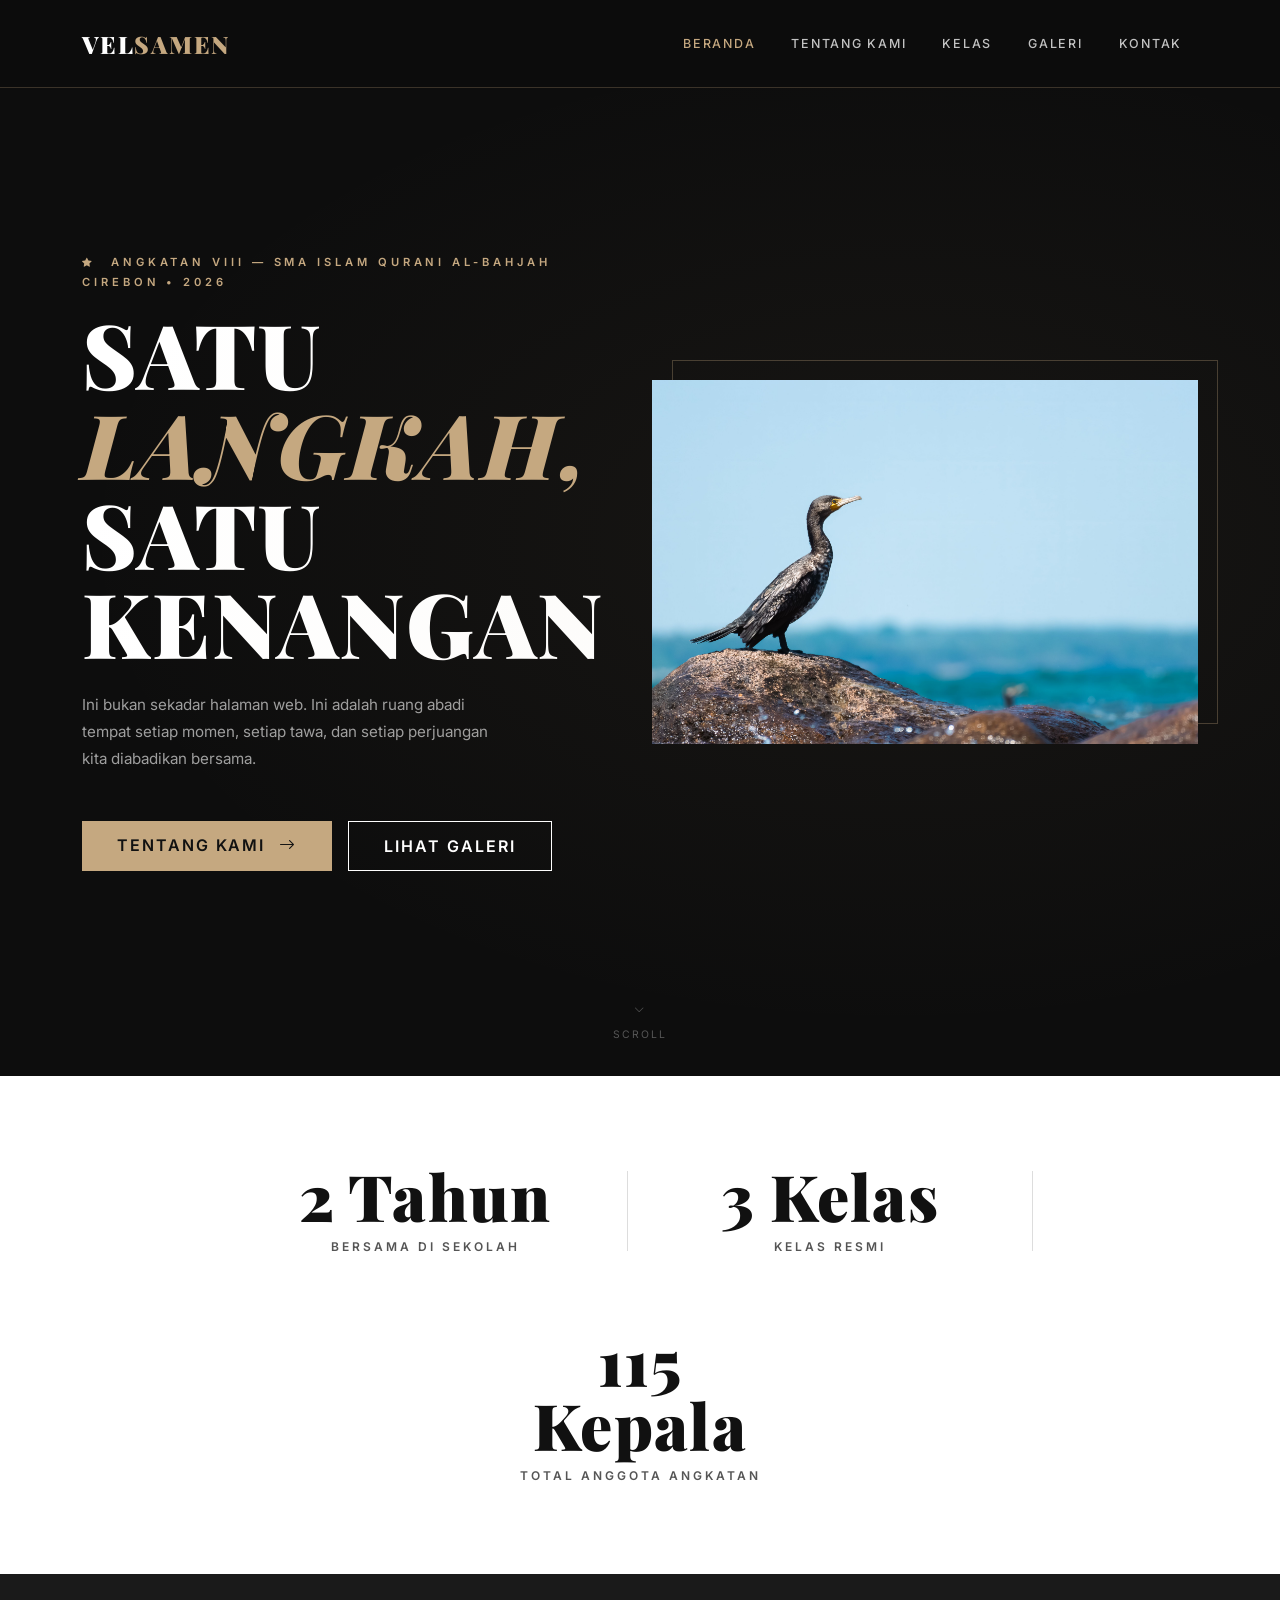
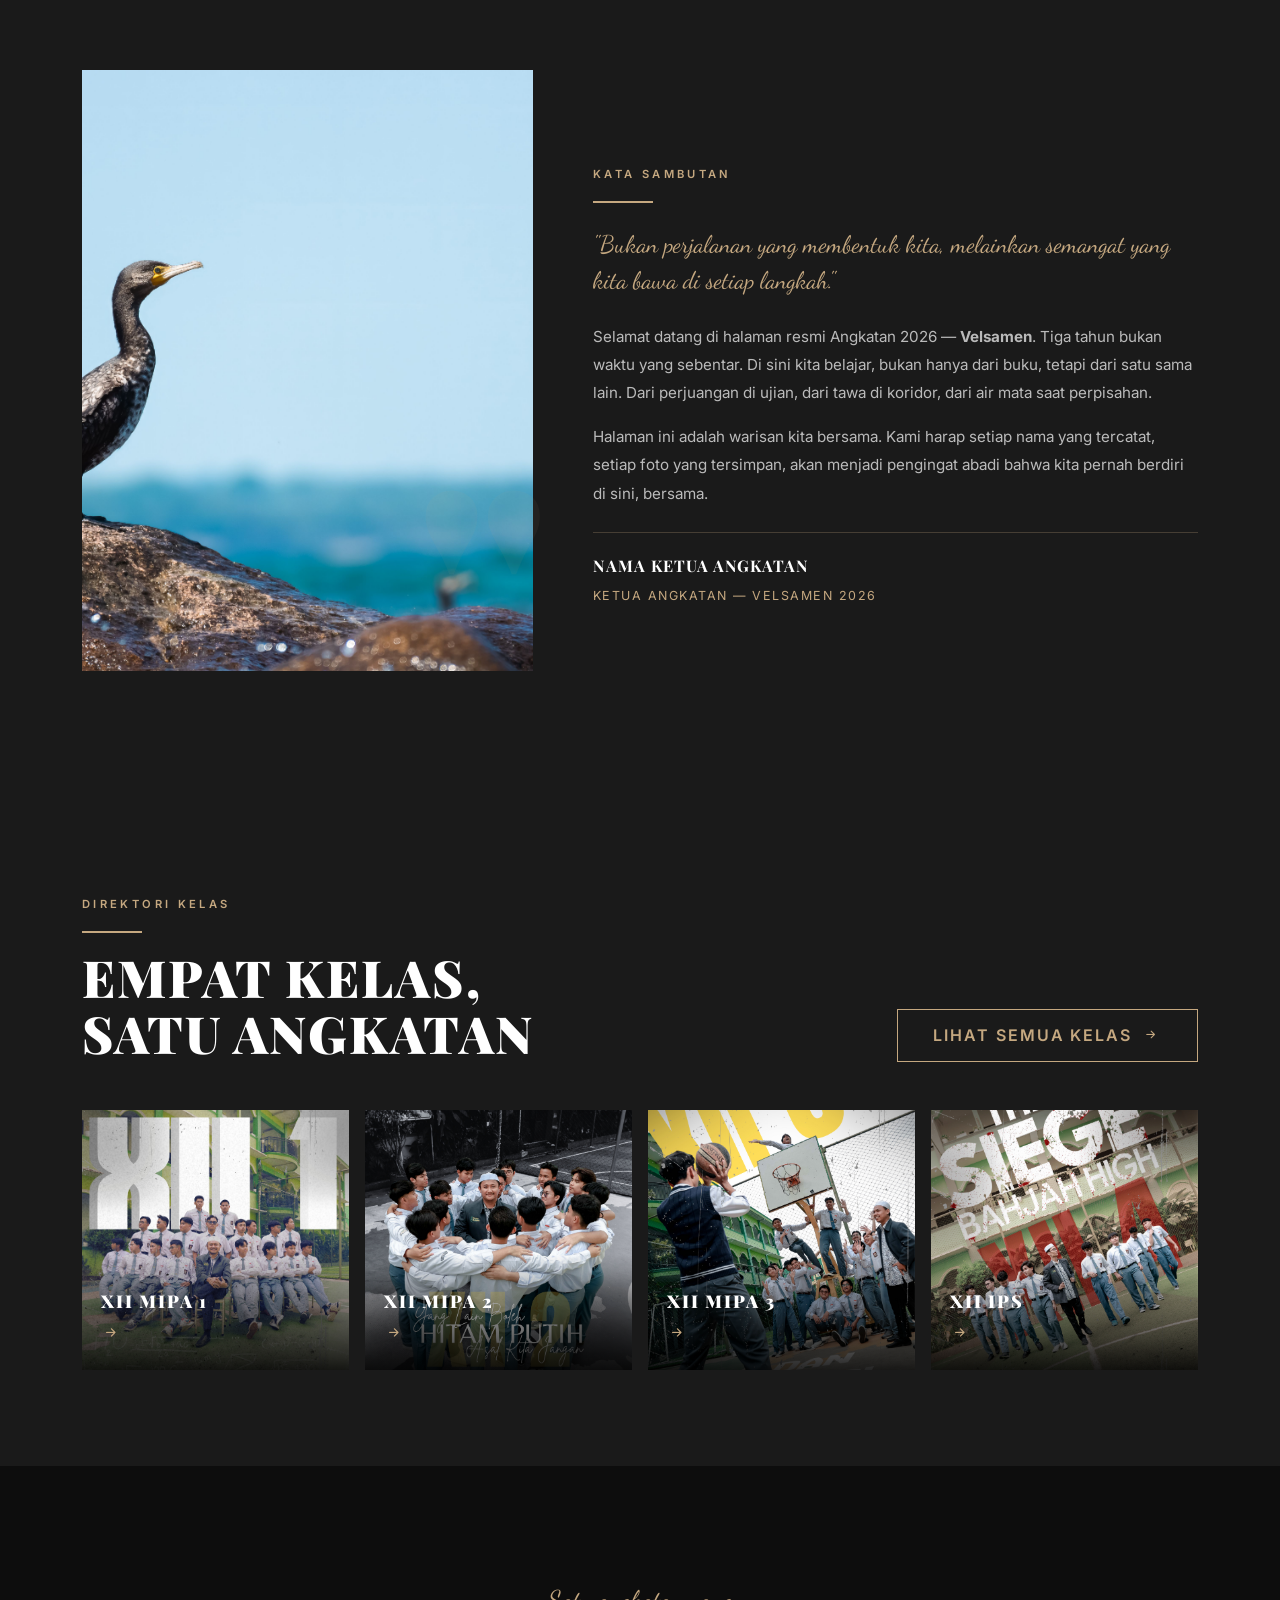
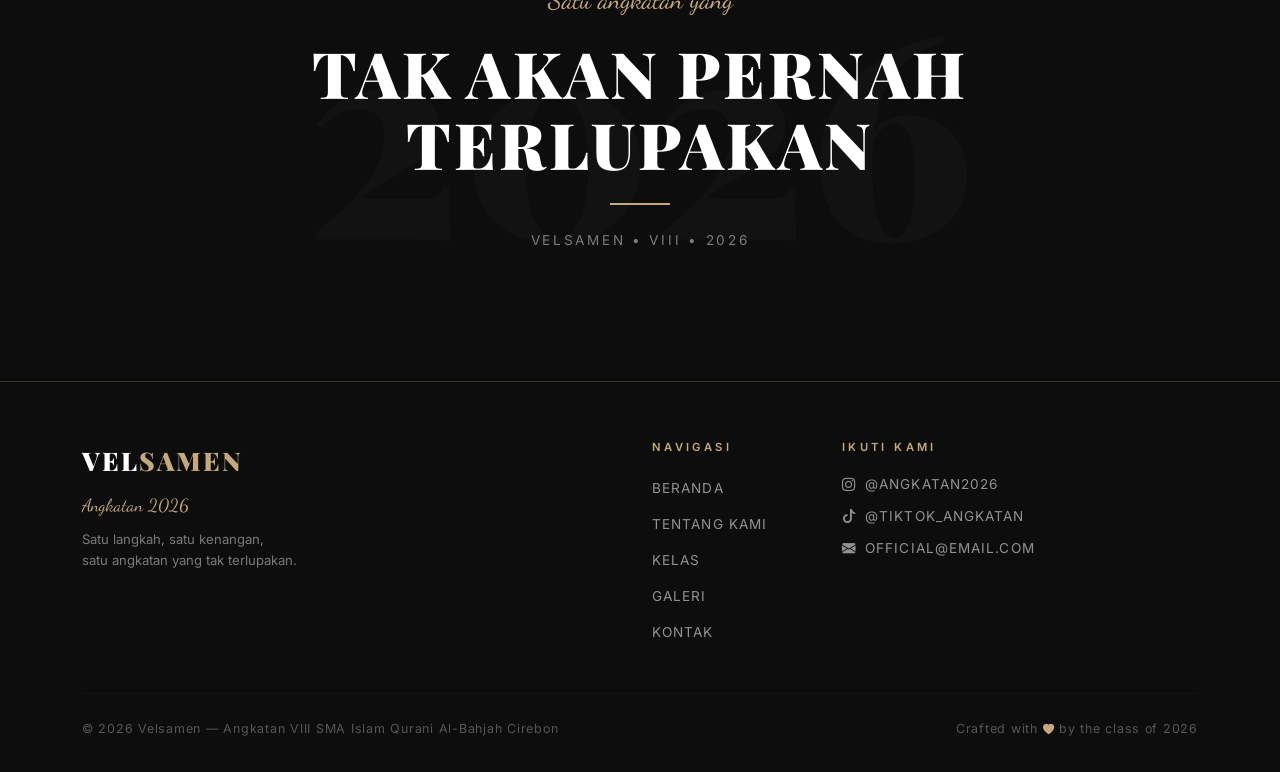
<file: index.html>
<!DOCTYPE html>
<html lang="id">
<head>
  <meta charset="UTF-8">
  <meta name="viewport" content="width=device-width, initial-scale=1.0">
  <title>Velsamen — Angkatan 2026</title>
  <link rel="stylesheet" href="assets/css/bootstrap.min.css">
  <link rel="stylesheet" href="assets/css/vendor/bootstrap-icons/bootstrap-icons.css">
  <link rel="stylesheet" href="assets/css/global.css">
  <link rel="stylesheet" href="assets/css/index.css">
</head>
<body>

  <!-- NAVBAR -->
  <div id="navbar-placeholder"></div>

  <!-- =========================================================
       HERO SECTION
  ========================================================== -->
  <section class="hero-section">
    <div class="container h-100">
      <div class="row align-items-center min-vh-100 py-5 py-lg-0">

        <!-- Left: Text -->
        <div class="col-12 col-lg-6 pe-lg-5">
          <p class="hero-eyebrow mb-3">
            <i class="bi bi-star-fill me-2" style="font-size:0.6rem;"></i>
            Angkatan VIII &mdash; SMA Islam Qurani Al-Bahjah Cirebon &bull; 2026
          </p>
          <h1 class="hero-title mb-4">
            Satu<br>
            <em>Langkah,</em><br>
            Satu Kenangan
          </h1>
          <p class="hero-subtitle mb-5">
            Ini bukan sekadar halaman web. Ini adalah ruang abadi tempat setiap momen,
            setiap tawa, dan setiap perjuangan kita diabadikan bersama.
          </p>
          <div class="d-flex flex-wrap gap-3">
            <a href="about.html" class="btn btn-accent">
              Tentang Kami <i class="bi bi-arrow-right ms-2"></i>
            </a>
            <a href="gallery.html" class="btn btn-outline-white">
              Lihat Galeri
            </a>
          </div>
        </div>

        <!-- Right: Image -->
        <div class="col-12 col-lg-6 mt-5 mt-lg-0">
          <div class="hero-img-wrap">
            <img src="assets/img/temp/temp_img.jpg" alt="Foto Angkatan 2026" class="img-fluid">
          </div>
        </div>

      </div>
    </div>

    <!-- Scroll hint -->
    <div class="hero-scroll-hint">
      <i class="bi bi-chevron-down"></i>
      <span>Scroll</span>
    </div>
  </section>

  <!-- =========================================================
       STATS / BREAK SECTION (White Block)
  ========================================================== -->
  <section class="stats-section">
    <div class="container">
      <div class="row justify-content-center align-items-center gy-4">
        <div class="col-12 col-sm-4">
          <div class="stat-item">
            <div class="stat-number" data-target="3" data-suffix=" Tahun">0 Tahun</div>
            <div class="stat-label">Bersama di Sekolah</div>
          </div>
        </div>
        <div class="col-auto d-none d-sm-block">
          <div class="stat-divider"></div>
        </div>
        <div class="col-12 col-sm-4">
          <div class="stat-item">
            <div class="stat-number" data-target="4" data-suffix=" Kelas">0 Kelas</div>
            <div class="stat-label">Kelas Resmi</div>
          </div>
        </div>
        <div class="col-auto d-none d-sm-block">
          <div class="stat-divider"></div>
        </div>
        <div class="col-12 col-sm-4">
          <div class="stat-item">
            <div class="stat-number" data-target="144" data-suffix=" Kepala">0 Kepala</div>
            <div class="stat-label">Total Anggota Angkatan</div>
          </div>
        </div>
      </div>
    </div>
  </section>

  <!-- =========================================================
       SAMBUTAN SECTION
  ========================================================== -->
  <section class="sambutan-section section-padding">
    <div class="container">
      <div class="row align-items-center gy-5">

        <!-- Image col -->
        <div class="col-12 col-md-5">
          <div class="sambutan-img-wrap">
            <img src="assets/img/temp/temp_img.jpg" alt="Ketua Angkatan" class="img-fluid">
          </div>
        </div>

        <!-- Text col -->
        <div class="col-12 col-md-7 ps-md-5">
          <p class="section-label mb-2">Kata Sambutan</p>
          <span class="accent-line mb-4"></span>
          <p class="sambutan-quote mb-4">"Bukan perjalanan yang membentuk kita, melainkan semangat yang kita bawa di setiap langkah."</p>
          <p class="sambutan-body mb-3">
            Selamat datang di halaman resmi Angkatan 2026 &mdash; <strong>Velsamen</strong>. Tiga tahun bukan waktu yang sebentar.
            Di sini kita belajar, bukan hanya dari buku, tetapi dari satu sama lain. Dari perjuangan di ujian,
            dari tawa di koridor, dari air mata saat perpisahan.
          </p>
          <p class="sambutan-body mb-4">
            Halaman ini adalah warisan kita bersama. Kami harap setiap nama yang tercatat, setiap foto yang tersimpan,
            akan menjadi pengingat abadi bahwa kita pernah berdiri di sini, bersama.
          </p>
          <div class="sambutan-sig">
            <strong class="d-block text-uppercase">Nama Ketua Angkatan</strong>
            <span>Ketua Angkatan &mdash; Velsamen 2026</span>
          </div>
        </div>

      </div>
    </div>
  </section>

  <!-- =========================================================
       PREVIEW KELAS SECTION
  ========================================================== -->
  <section class="preview-kelas-section section-padding">
    <div class="container">
      <div class="row mb-5">
        <div class="col-12 col-md-6">
          <p class="section-label mb-2">Direktori Kelas</p>
          <span class="accent-line mb-3"></span>
          <h2 class="text-uppercase mb-0" style="font-size:clamp(2rem,4vw,3.2rem);">
            Empat Kelas,<br>Satu Angkatan
          </h2>
        </div>
        <div class="col-12 col-md-6 d-flex align-items-end justify-content-md-end mt-3 mt-md-0">
          <a href="kelas.html" class="btn btn-outline-accent">
            Lihat Semua Kelas <i class="bi bi-arrow-right-short ms-1" style="font-size:1.1rem;"></i>
          </a>
        </div>
      </div>
      <div class="row g-3">
        <div class="col-12 col-sm-6 col-lg-3">
          <a class="kelas-card-mini d-block" href="kelas/xii-mipa1.html">
            <img src="assets/img/kelas/XII%201/cover-xii-mipa1.jpg" alt="XII MIPA 1">
            <div class="card-label">
              <p class="card-name">XII MIPA 1</p>
              <span class="card-arrow"><i class="bi bi-arrow-right-short"></i></span>
            </div>
          </a>
        </div>
        <div class="col-12 col-sm-6 col-lg-3">
          <a class="kelas-card-mini d-block" href="kelas/xii-mipa2.html">
            <img src="assets/img/kelas/XII%202/cover-xii-mipa2.jpg" alt="XII MIPA 2">
            <div class="card-label">
              <p class="card-name">XII MIPA 2</p>
              <span class="card-arrow"><i class="bi bi-arrow-right-short"></i></span>
            </div>
          </a>
        </div>
        <div class="col-12 col-sm-6 col-lg-3">
          <a class="kelas-card-mini d-block" href="kelas/xii-mipa3.html">
            <img src="assets/img/kelas/XII%203/cover-xii-mipa3.jpg" alt="XII MIPA 3">
            <div class="card-label">
              <p class="card-name">XII MIPA 3</p>
              <span class="card-arrow"><i class="bi bi-arrow-right-short"></i></span>
            </div>
          </a>
        </div>
        <div class="col-12 col-sm-6 col-lg-3">
          <a class="kelas-card-mini d-block" href="kelas/xii-ips.html">
            <img src="assets/img/kelas/XII%204/cover-xii-ips.jpg" alt="XII IPS">
            <div class="card-label">
              <p class="card-name">XII IPS</p>
              <span class="card-arrow"><i class="bi bi-arrow-right-short"></i></span>
            </div>
          </a>
        </div>
      </div>
    </div>
  </section>

  <!-- =========================================================
       TAGLINE BREAK SECTION
  ========================================================== -->
  <section class="tagline-section text-center">
    <div class="container">
      <p class="text-script mb-3" style="font-size:1.6rem;">Satu angkatan yang</p>
      <h2 class="tagline-text text-white mb-4">
        Tak Akan Pernah<br>Terlupakan
      </h2>
      <span class="accent-line center"></span>
      <p class="mt-4" style="font-size:0.85rem;color:rgba(255,255,255,0.45);letter-spacing:0.2em;text-transform:uppercase;">
        Velsamen &bull; VIII &bull; 2026
      </p>
    </div>
  </section>

  <!-- FOOTER -->
  <div id="footer-placeholder"></div>

  <!-- SCRIPTS -->
  <script src="assets/js/jquery.min.js"></script>
  <script src="assets/js/bootstrap.bundle.min.js"></script>
  <script src="assets/js/global.js"></script>
  <script src="assets/js/index.js"></script>
</body>
</html>
</file>
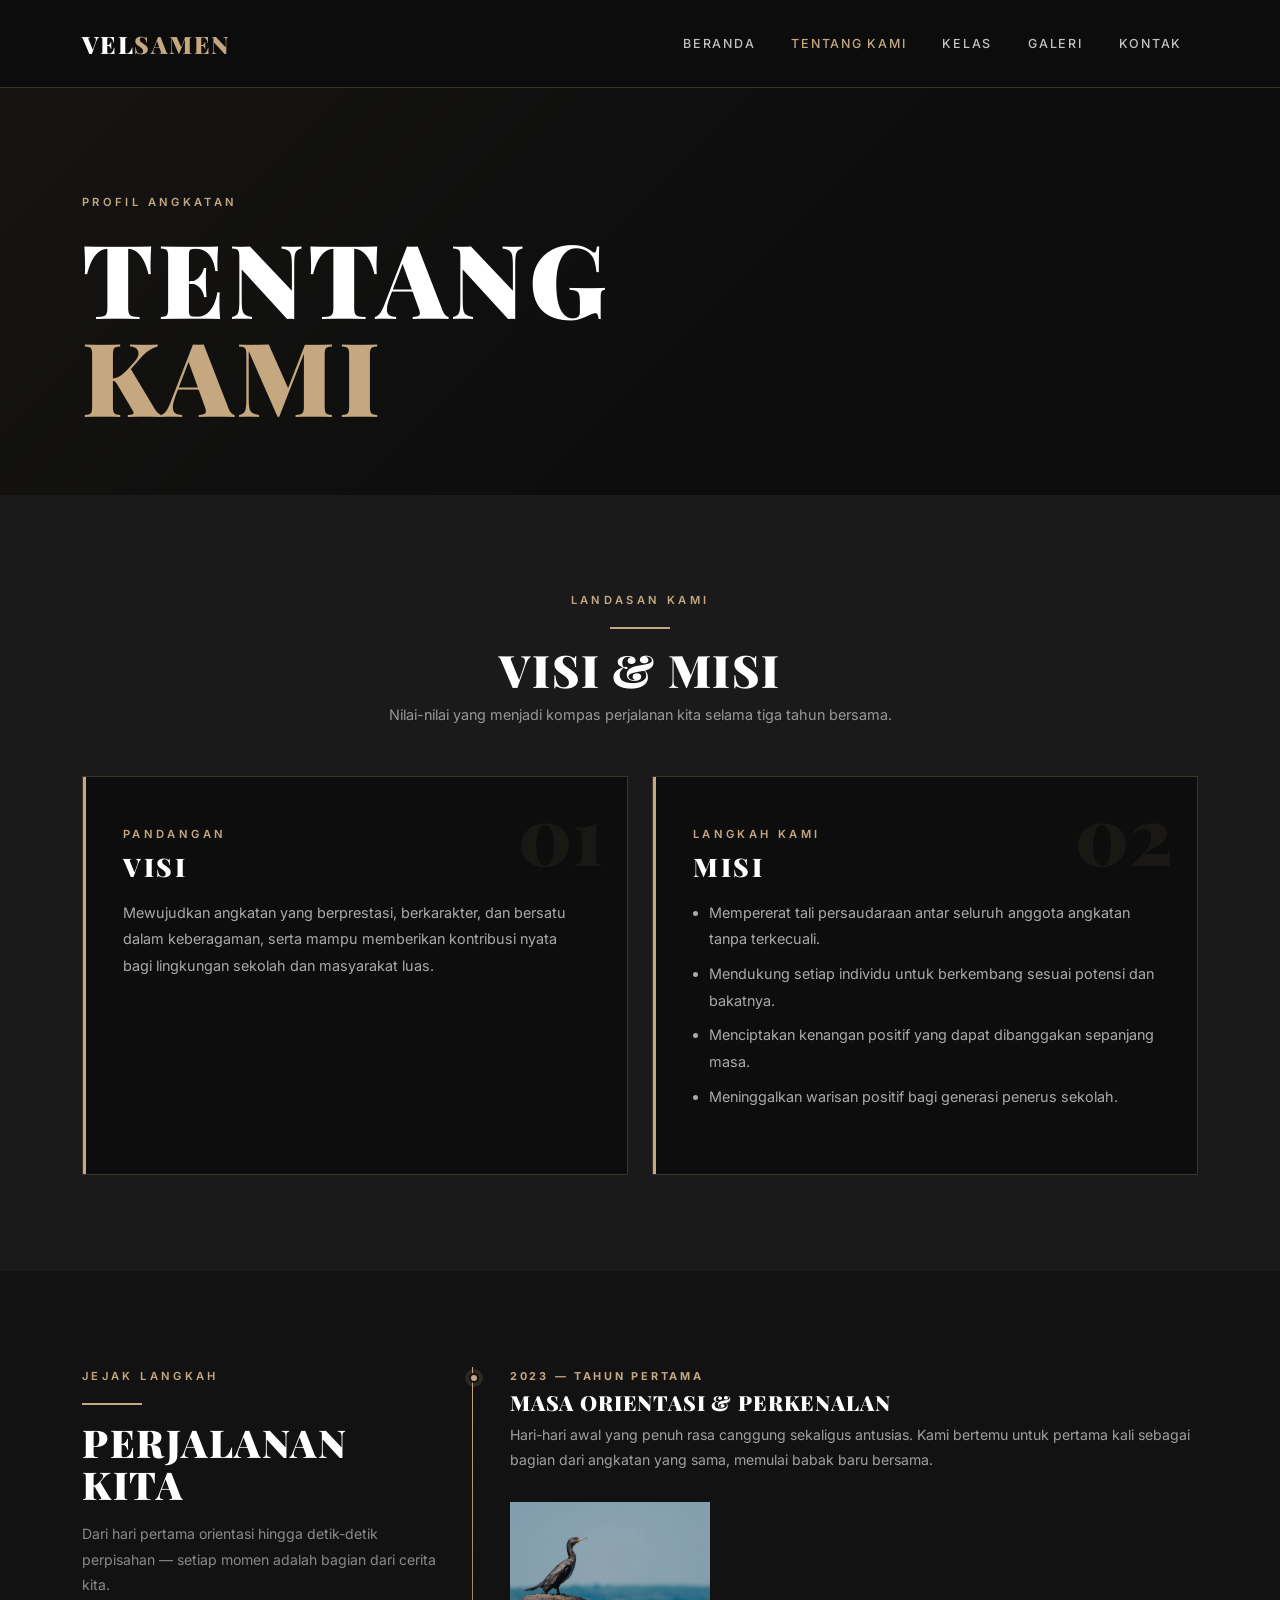
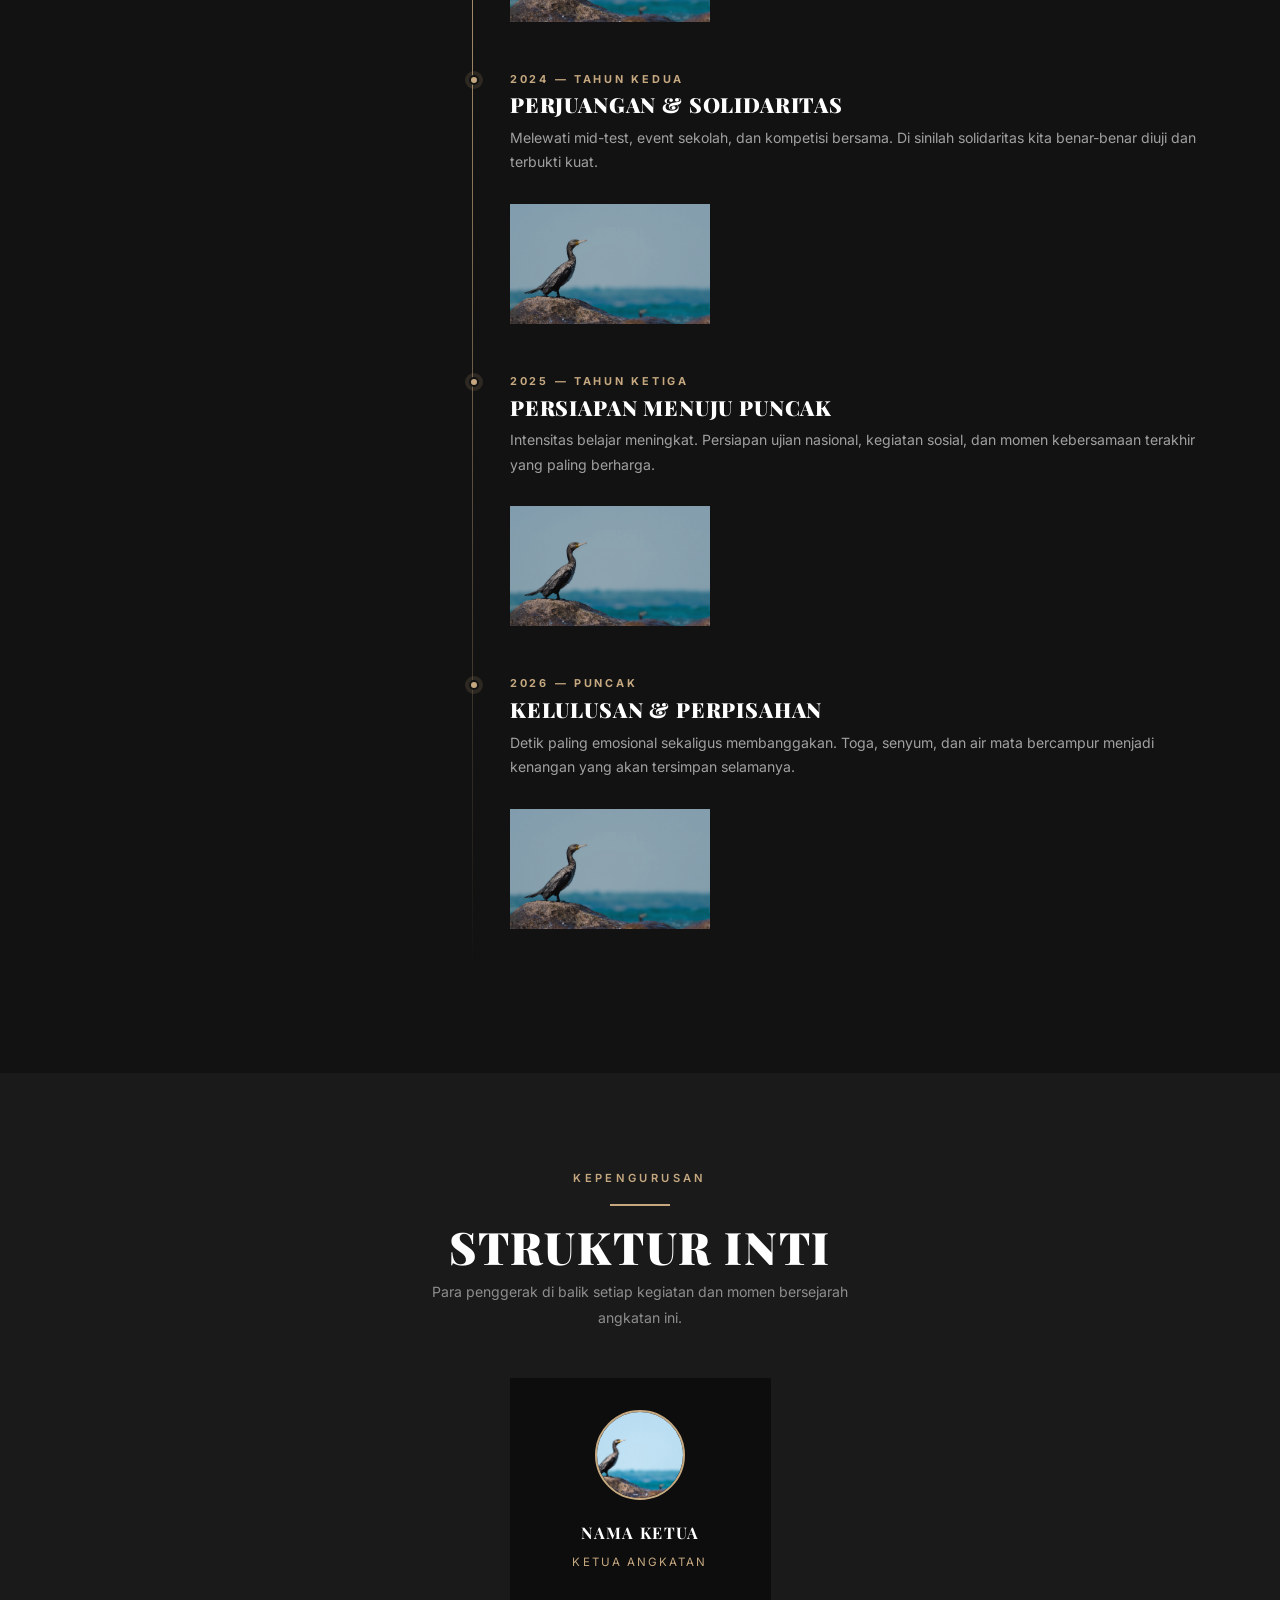
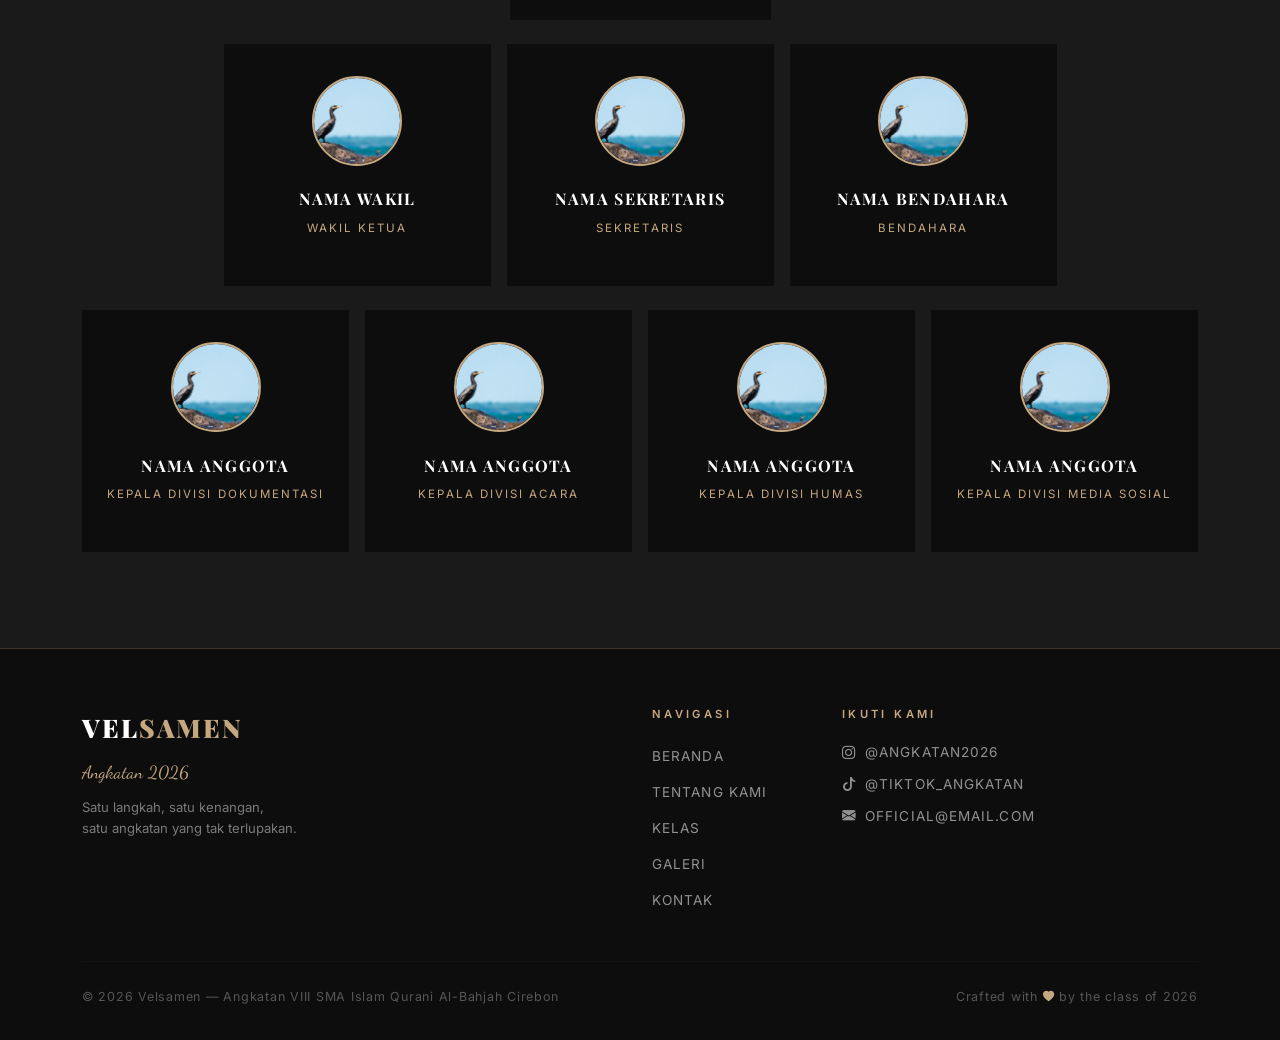
<file: about.html>
<!DOCTYPE html>
<html lang="id">
<head>
  <meta charset="UTF-8">
  <meta name="viewport" content="width=device-width, initial-scale=1.0">
  <title>Tentang Kami — Velsamen 2026</title>
  <link rel="stylesheet" href="assets/css/bootstrap.min.css">
  <link rel="stylesheet" href="assets/css/vendor/bootstrap-icons/bootstrap-icons.css">
  <link rel="stylesheet" href="assets/css/global.css">
  <link rel="stylesheet" href="assets/css/about.css">
</head>
<body>

  <!-- NAVBAR -->
  <div id="navbar-placeholder"></div>

  <!-- =========================================================
       PAGE HERO
  ========================================================== -->
  <section class="about-hero">
    <div class="container">
      <p class="section-label mb-3">Profil Angkatan</p>
      <h1 class="page-hero-title">
        Tentang<br><span>Kami</span>
      </h1>
    </div>
  </section>

  <!-- =========================================================
       VISI MISI SECTION
  ========================================================== -->
  <section class="visi-misi-section section-padding">
    <div class="container">
      <div class="text-center mx-auto mb-5" style="max-width:540px;">
        <p class="section-label mb-2">Landasan Kami</p>
        <span class="accent-line center mb-3"></span>
        <h2 class="text-uppercase" style="font-size:clamp(1.8rem,3.5vw,2.8rem);">Visi &amp; Misi</h2>
        <p style="font-size:0.9rem;color:rgba(255,255,255,0.55);line-height:1.8;">
          Nilai-nilai yang menjadi kompas perjalanan kita selama tiga tahun bersama.
        </p>
      </div>
      <div class="row gy-4">
        <div class="col-12 col-md-6">
          <div class="vm-card h-100">
            <div class="vm-number">01</div>
            <p class="section-label mb-2">Pandangan</p>
            <h3 class="vm-title">Visi</h3>
            <p class="vm-body">
              Mewujudkan angkatan yang berprestasi, berkarakter, dan bersatu dalam keberagaman,
              serta mampu memberikan kontribusi nyata bagi lingkungan sekolah dan masyarakat luas.
            </p>
          </div>
        </div>
        <div class="col-12 col-md-6">
          <div class="vm-card h-100">
            <div class="vm-number">02</div>
            <p class="section-label mb-2">Langkah Kami</p>
            <h3 class="vm-title">Misi</h3>
            <ul class="vm-body ps-3">
              <li>Mempererat tali persaudaraan antar seluruh anggota angkatan tanpa terkecuali.</li>
              <li>Mendukung setiap individu untuk berkembang sesuai potensi dan bakatnya.</li>
              <li>Menciptakan kenangan positif yang dapat dibanggakan sepanjang masa.</li>
              <li>Meninggalkan warisan positif bagi generasi penerus sekolah.</li>
            </ul>
          </div>
        </div>
      </div>
    </div>
  </section>

  <!-- =========================================================
       TIMELINE SECTION
  ========================================================== -->
  <section class="timeline-section section-padding">
    <div class="container">
      <div class="row gy-5 align-items-start">
        <div class="col-12 col-md-4">
          <div class="position-sticky" style="top:100px;">
            <p class="section-label mb-2">Jejak Langkah</p>
            <span class="accent-line mb-3"></span>
            <h2 class="text-uppercase" style="font-size:clamp(1.8rem,3vw,2.8rem);">
              Perjalanan<br>Kita
            </h2>
            <p style="font-size:0.88rem;color:rgba(255,255,255,0.5);line-height:1.8;margin-top:1rem;">
              Dari hari pertama orientasi hingga detik-detik perpisahan — setiap momen adalah bagian dari cerita kita.
            </p>
          </div>
        </div>
        <div class="col-12 col-md-8">
          <div class="timeline-wrap">

            <div class="timeline-item">
              <p class="timeline-year">2023 — Tahun Pertama</p>
              <h4 class="timeline-heading">Masa Orientasi &amp; Perkenalan</h4>
              <p class="timeline-body">
                Hari-hari awal yang penuh rasa canggung sekaligus antusias. Kami bertemu untuk
                pertama kali sebagai bagian dari angkatan yang sama, memulai babak baru bersama.
              </p>
              <img src="assets/img/temp/temp_img.jpg" alt="Orientasi 2023" class="timeline-img">
            </div>

            <div class="timeline-item">
              <p class="timeline-year">2024 — Tahun Kedua</p>
              <h4 class="timeline-heading">Perjuangan &amp; Solidaritas</h4>
              <p class="timeline-body">
                Melewati mid-test, event sekolah, dan kompetisi bersama. Di sinilah solidaritas kita
                benar-benar diuji dan terbukti kuat.
              </p>
              <img src="assets/img/temp/temp_img.jpg" alt="Kegiatan 2024" class="timeline-img">
            </div>

            <div class="timeline-item">
              <p class="timeline-year">2025 — Tahun Ketiga</p>
              <h4 class="timeline-heading">Persiapan Menuju Puncak</h4>
              <p class="timeline-body">
                Intensitas belajar meningkat. Persiapan ujian nasional, kegiatan sosial, dan momen
                kebersamaan terakhir yang paling berharga.
              </p>
              <img src="assets/img/temp/temp_img.jpg" alt="Kegiatan 2025" class="timeline-img">
            </div>

            <div class="timeline-item">
              <p class="timeline-year">2026 — Puncak</p>
              <h4 class="timeline-heading">Kelulusan &amp; Perpisahan</h4>
              <p class="timeline-body">
                Detik paling emosional sekaligus membanggakan. Toga, senyum, dan air mata bercampur
                menjadi kenangan yang akan tersimpan selamanya.
              </p>
              <img src="assets/img/temp/temp_img.jpg" alt="Kelulusan 2026" class="timeline-img">
            </div>

          </div>
        </div>
      </div>
    </div>
  </section>

  <!-- =========================================================
       STRUKTUR INTI SECTION
  ========================================================== -->
  <section class="struktur-section section-padding">
    <div class="container">
      <div class="text-center mx-auto mb-5" style="max-width:480px;">
        <p class="section-label mb-2">Kepengurusan</p>
        <span class="accent-line center mb-3"></span>
        <h2 class="text-uppercase" style="font-size:clamp(1.8rem,3.5vw,2.8rem);">Struktur Inti</h2>
        <p style="font-size:0.88rem;color:rgba(255,255,255,0.5);line-height:1.8;">
          Para penggerak di balik setiap kegiatan dan momen bersejarah angkatan ini.
        </p>
      </div>

      <!-- Ketua Row -->
      <div class="row justify-content-center mb-4">
        <div class="col-12 col-sm-6 col-md-4 col-lg-3">
          <div class="pengurus-card">
            <img src="assets/img/temp/temp_img.jpg" alt="Ketua Angkatan" class="pengurus-avatar">
            <p class="pengurus-name">Nama Ketua</p>
            <p class="pengurus-role">Ketua Angkatan</p>
          </div>
        </div>
      </div>

      <!-- Wakil & Sekretaris Row -->
      <div class="row justify-content-center g-3 mb-4">
        <div class="col-12 col-sm-6 col-md-4 col-lg-3">
          <div class="pengurus-card">
            <img src="assets/img/temp/temp_img.jpg" alt="Wakil Ketua" class="pengurus-avatar">
            <p class="pengurus-name">Nama Wakil</p>
            <p class="pengurus-role">Wakil Ketua</p>
          </div>
        </div>
        <div class="col-12 col-sm-6 col-md-4 col-lg-3">
          <div class="pengurus-card">
            <img src="assets/img/temp/temp_img.jpg" alt="Sekretaris" class="pengurus-avatar">
            <p class="pengurus-name">Nama Sekretaris</p>
            <p class="pengurus-role">Sekretaris</p>
          </div>
        </div>
        <div class="col-12 col-sm-6 col-md-4 col-lg-3">
          <div class="pengurus-card">
            <img src="assets/img/temp/temp_img.jpg" alt="Bendahara" class="pengurus-avatar">
            <p class="pengurus-name">Nama Bendahara</p>
            <p class="pengurus-role">Bendahara</p>
          </div>
        </div>
      </div>

      <!-- Divisi Row -->
      <div class="row justify-content-center g-3">
        <div class="col-12 col-sm-6 col-md-4 col-lg-3">
          <div class="pengurus-card">
            <img src="assets/img/temp/temp_img.jpg" alt="Div Dokumentasi" class="pengurus-avatar">
            <p class="pengurus-name">Nama Anggota</p>
            <p class="pengurus-role">Kepala Divisi Dokumentasi</p>
          </div>
        </div>
        <div class="col-12 col-sm-6 col-md-4 col-lg-3">
          <div class="pengurus-card">
            <img src="assets/img/temp/temp_img.jpg" alt="Div Acara" class="pengurus-avatar">
            <p class="pengurus-name">Nama Anggota</p>
            <p class="pengurus-role">Kepala Divisi Acara</p>
          </div>
        </div>
        <div class="col-12 col-sm-6 col-md-4 col-lg-3">
          <div class="pengurus-card">
            <img src="assets/img/temp/temp_img.jpg" alt="Div Humas" class="pengurus-avatar">
            <p class="pengurus-name">Nama Anggota</p>
            <p class="pengurus-role">Kepala Divisi Humas</p>
          </div>
        </div>
        <div class="col-12 col-sm-6 col-md-4 col-lg-3">
          <div class="pengurus-card">
            <img src="assets/img/temp/temp_img.jpg" alt="Div Sosmed" class="pengurus-avatar">
            <p class="pengurus-name">Nama Anggota</p>
            <p class="pengurus-role">Kepala Divisi Media Sosial</p>
          </div>
        </div>
      </div>
    </div>
  </section>

  <!-- FOOTER -->
  <div id="footer-placeholder"></div>

  <!-- SCRIPTS -->
  <script src="assets/js/jquery.min.js"></script>
  <script src="assets/js/bootstrap.bundle.min.js"></script>
  <script src="assets/js/global.js"></script>
</body>
</html>
</file>
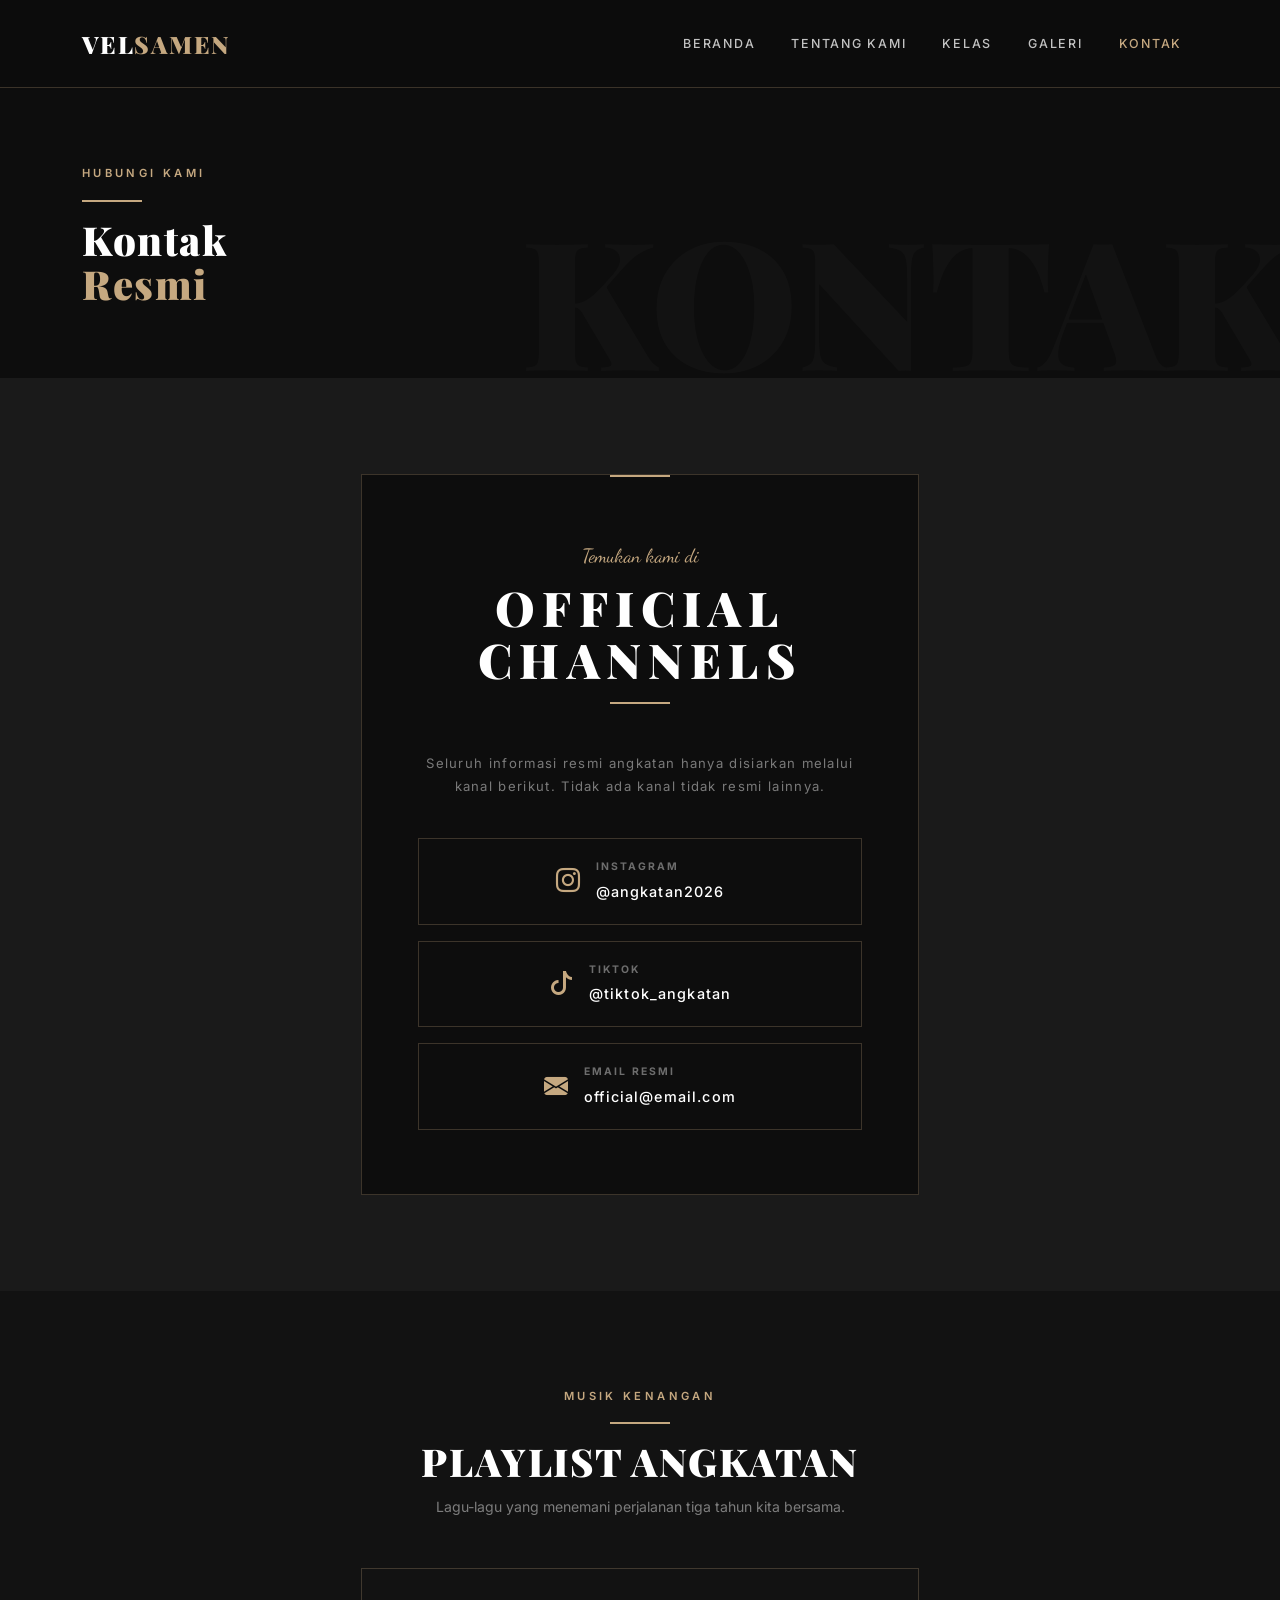
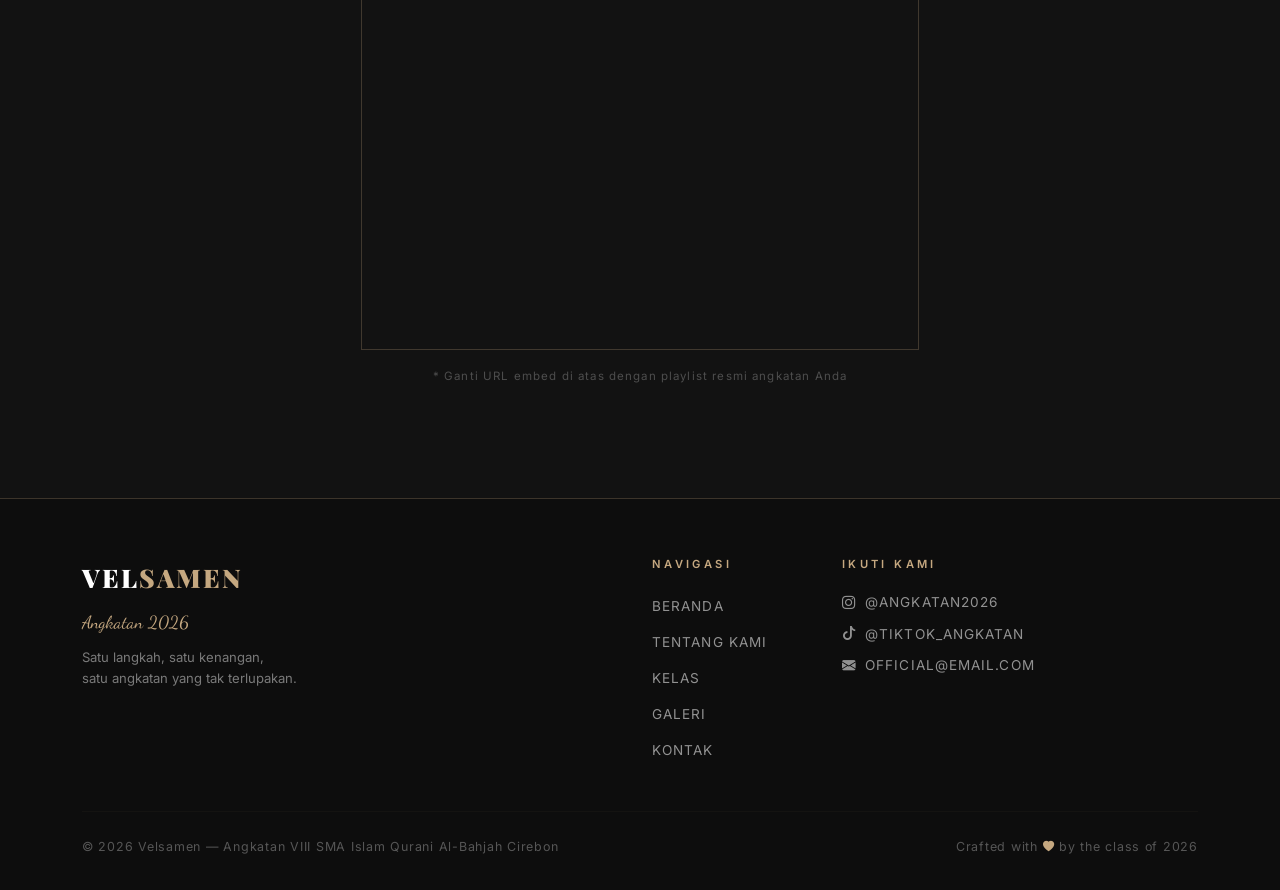
<file: contact.html>
<!DOCTYPE html>
<html lang="id">
<head>
  <meta charset="UTF-8">
  <meta name="viewport" content="width=device-width, initial-scale=1.0">
  <title>Kontak Resmi — Velsamen 2026</title>
  <link rel="stylesheet" href="assets/css/bootstrap.min.css">
  <link rel="stylesheet" href="assets/css/vendor/bootstrap-icons/bootstrap-icons.css">
  <link rel="stylesheet" href="assets/css/global.css">
  <link rel="stylesheet" href="assets/css/contact.css">
</head>
<body>

  <!-- NAVBAR -->
  <div id="navbar-placeholder"></div>

  <!-- =========================================================
       PAGE HERO
  ========================================================== -->
  <section class="contact-hero">
    <div class="container">
      <p class="section-label mb-2">Hubungi Kami</p>
      <span class="accent-line mb-3"></span>
      <h1 class="page-hero-title">
        Kontak<br><span style="color:var(--clr-accent);">Resmi</span>
      </h1>
    </div>
  </section>

  <!-- =========================================================
       MAIN CONTACT CARD
  ========================================================== -->
  <section class="contact-section section-padding">
    <div class="container">
      <div class="col-12 col-md-8 col-lg-6 mx-auto text-center">
        <div class="contact-main-card">
          <p class="text-script mb-2" style="font-size:1.2rem;">Temukan kami di</p>
          <h2 class="channels-title mb-1">OFFICIAL<br>CHANNELS</h2>
          <span class="accent-line center mb-5"></span>

          <p style="font-size:0.82rem;color:rgba(255,255,255,0.45);letter-spacing:0.1em;margin-bottom:2.5rem;">
            Seluruh informasi resmi angkatan hanya disiarkan melalui kanal berikut. Tidak ada kanal tidak resmi lainnya.
          </p>

          <div class="d-flex flex-column gap-3">

            <a class="channel-item" href="#">
              <i class="bi bi-instagram"></i>
              <div class="text-start">
                <div class="channel-label">Instagram</div>
                <span>@angkatan2026</span>
              </div>
            </a>

            <a class="channel-item" href="#">
              <i class="bi bi-tiktok"></i>
              <div class="text-start">
                <div class="channel-label">TikTok</div>
                <span>@tiktok_angkatan</span>
              </div>
            </a>

            <a class="channel-item" href="mailto:official@email.com">
              <i class="bi bi-envelope-fill"></i>
              <div class="text-start">
                <div class="channel-label">Email Resmi</div>
                <span>official@email.com</span>
              </div>
            </a>

          </div>
        </div>
      </div>
    </div>
  </section>

  <!-- =========================================================
       SPOTIFY PLAYLIST SECTION
  ========================================================== -->
  <section class="spotify-section section-padding">
    <div class="container">
      <div class="text-center mb-5">
        <p class="section-label mb-2">Musik Kenangan</p>
        <span class="accent-line center mb-3"></span>
        <h2 class="text-uppercase" style="font-size:clamp(1.6rem,3vw,2.5rem);">
          Playlist Angkatan
        </h2>
        <p style="font-size:0.88rem;color:rgba(255,255,255,0.45);margin-top:0.8rem;">
          Lagu-lagu yang menemani perjalanan tiga tahun kita bersama.
        </p>
      </div>
      <div class="col-12 col-md-8 col-lg-6 mx-auto">
        <div class="spotify-wrap">
          <!-- Spotify Embed Placeholder — Ganti src dengan embed URL playlist resmi angkatan -->
          <iframe
            src="https://open.spotify.com/embed/playlist/37i9dQZF1DXcBWIGoYBM5M?utm_source=generator&theme=0"
            width="100%"
            height="380"
            allow="autoplay; clipboard-write; encrypted-media; fullscreen; picture-in-picture"
            loading="lazy">
          </iframe>
        </div>
        <p class="text-center mt-3" style="font-size:0.72rem;color:rgba(255,255,255,0.25);letter-spacing:0.1em;">
          * Ganti URL embed di atas dengan playlist resmi angkatan Anda
        </p>
      </div>
    </div>
  </section>

  <!-- FOOTER -->
  <div id="footer-placeholder"></div>

  <!-- SCRIPTS -->
  <script src="assets/js/jquery.min.js"></script>
  <script src="assets/js/bootstrap.bundle.min.js"></script>
  <script src="assets/js/global.js"></script>
</body>
</html>
</file>
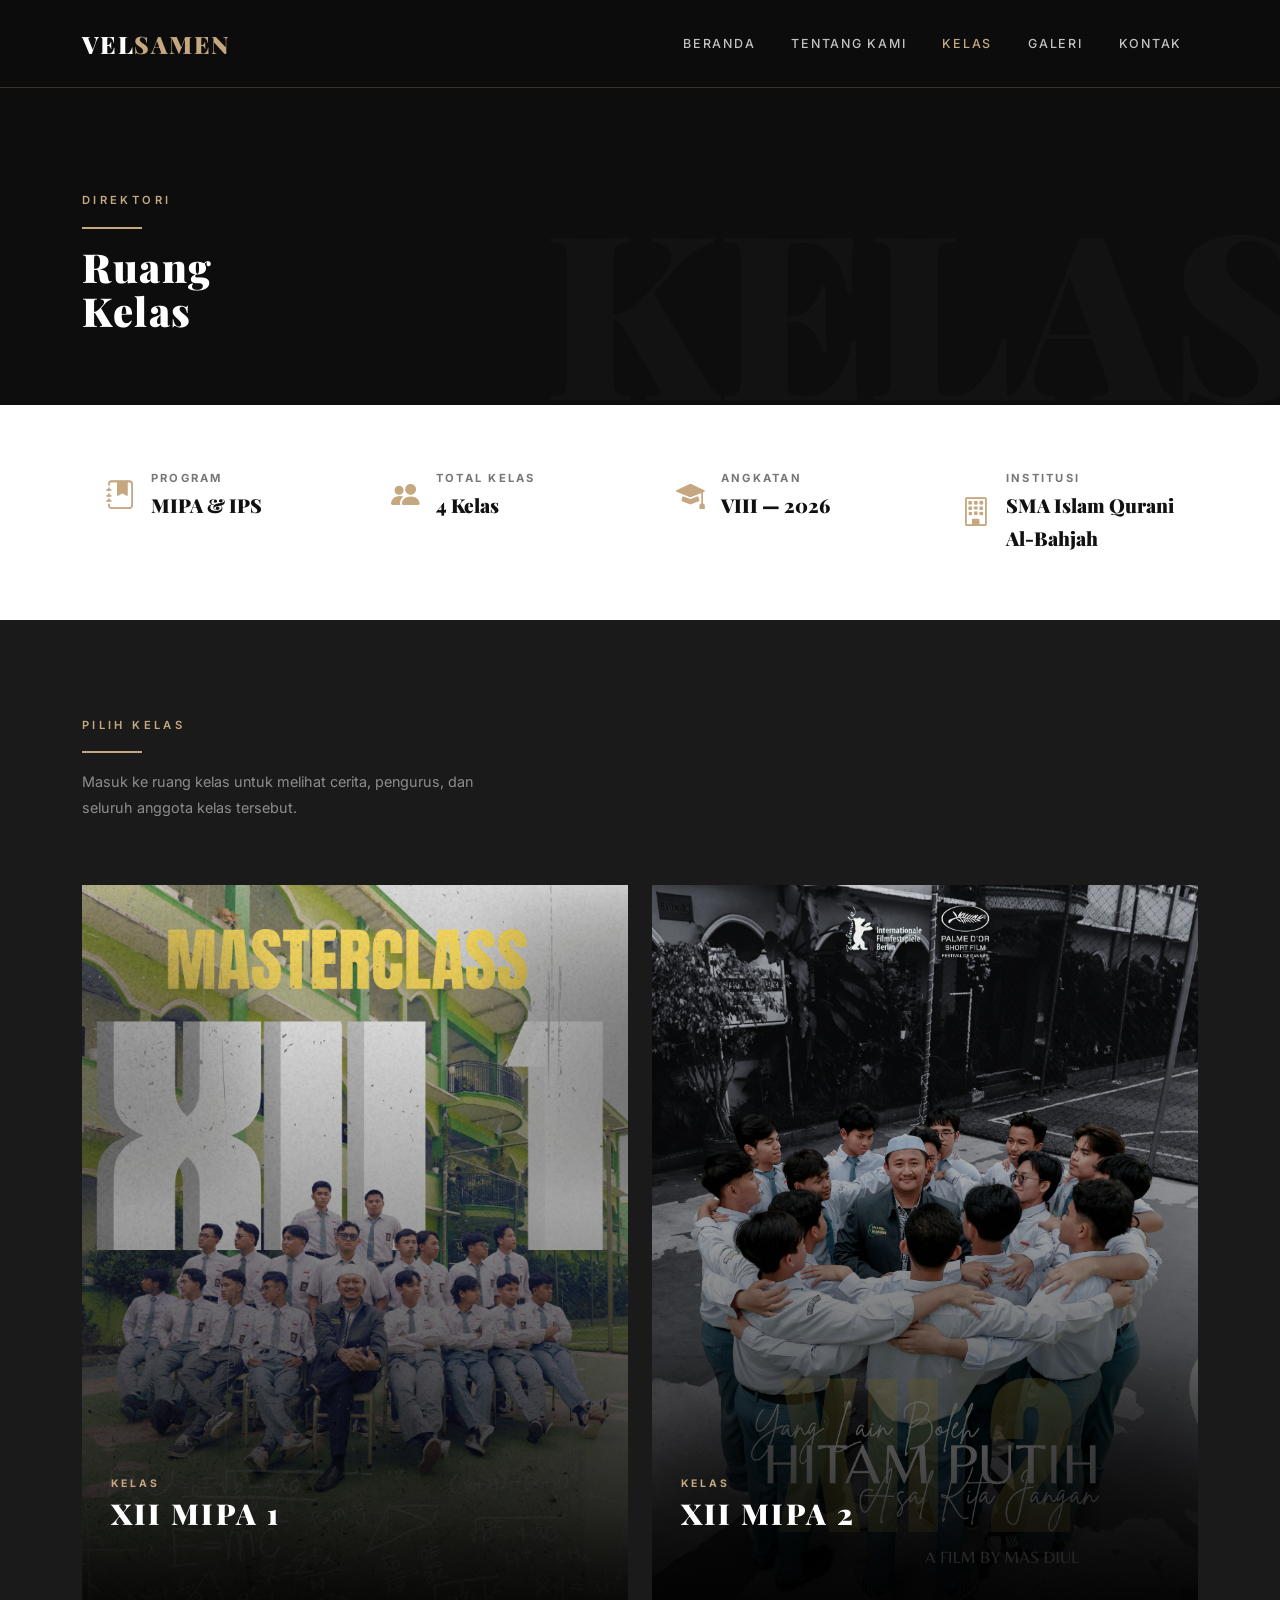
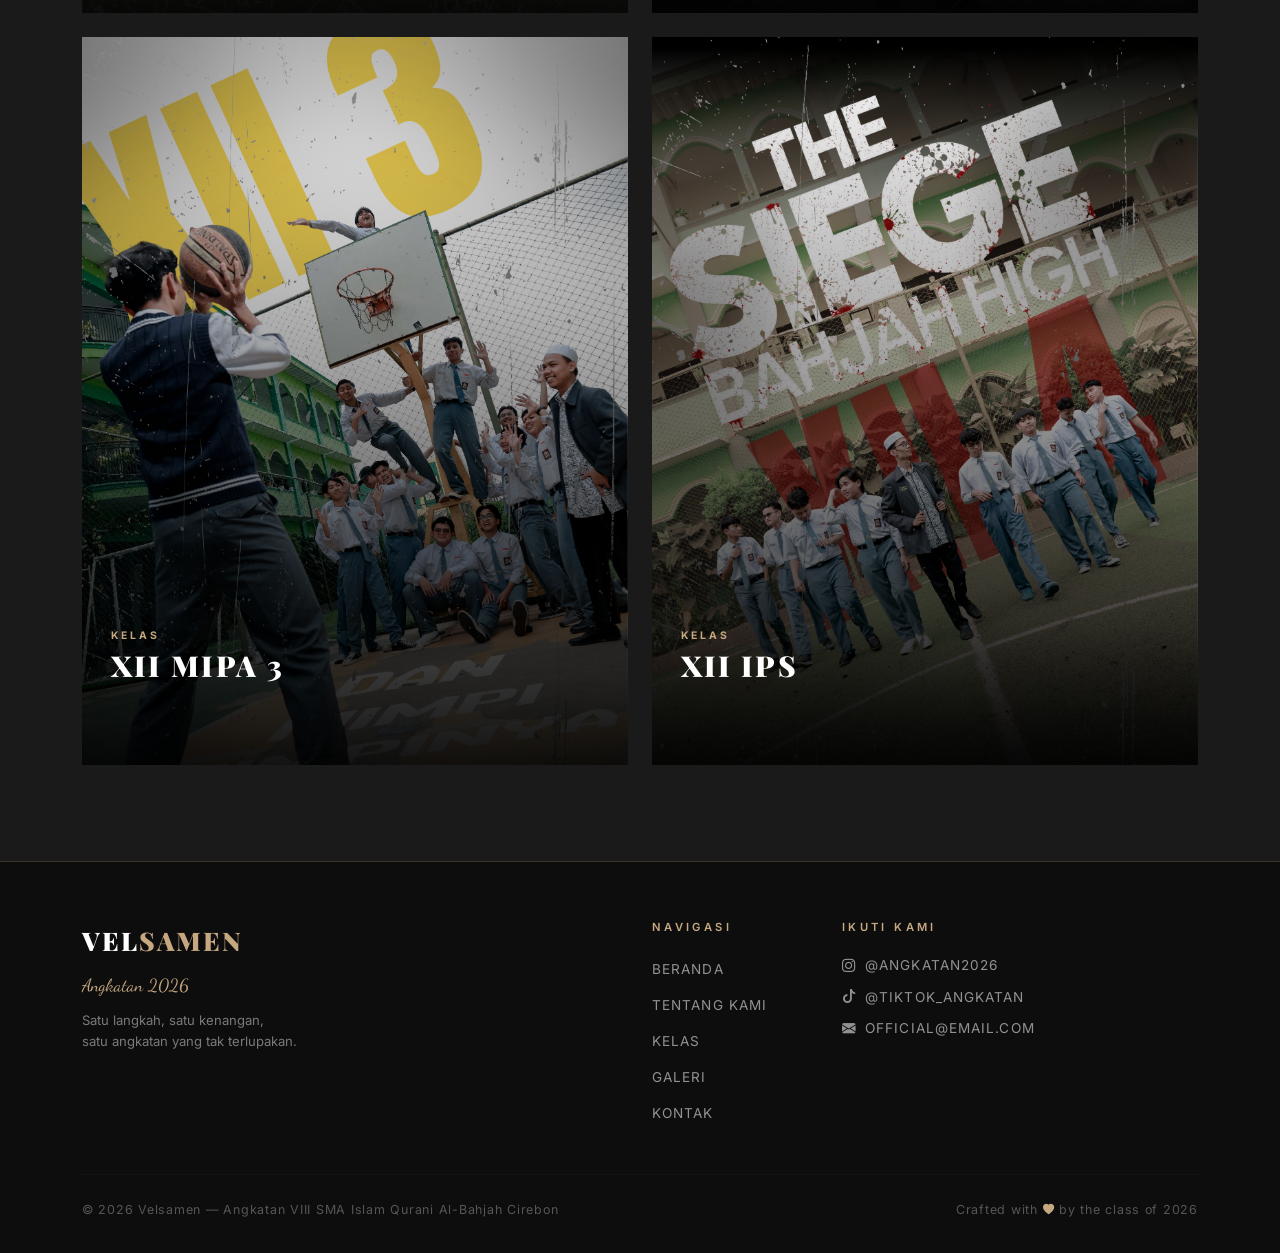
<file: kelas.html>
<!DOCTYPE html>
<html lang="id">
<head>
  <meta charset="UTF-8">
  <meta name="viewport" content="width=device-width, initial-scale=1.0">
  <title>Direktori Kelas — Velsamen 2026</title>
  <link rel="stylesheet" href="assets/css/bootstrap.min.css">
  <link rel="stylesheet" href="assets/css/vendor/bootstrap-icons/bootstrap-icons.css">
  <link rel="stylesheet" href="assets/css/global.css">
  <link rel="stylesheet" href="assets/css/kelas.css">
</head>
<body>

  <!-- NAVBAR -->
  <div id="navbar-placeholder"></div>

  <!-- =========================================================
       PAGE HERO
  ========================================================== -->
  <section class="kelas-hero">
    <div class="container">
      <p class="section-label mb-2">Direktori</p>
      <span class="accent-line mb-3"></span>
      <h1 class="page-hero-title">
        Ruang<br>Kelas
      </h1>
    </div>
  </section>

  <!-- =========================================================
       INFO STRIP (White Block)
  ========================================================== -->
  <div class="kelas-info-strip">
    <div class="container">
      <div class="row justify-content-center gy-3">
        <div class="col-12 col-sm-6 col-lg-3">
          <div class="info-strip-item">
            <i class="bi bi-journal-bookmark-fill info-strip-icon"></i>
            <div>
              <div class="info-strip-label">Program</div>
              <div class="info-strip-value">MIPA &amp; IPS</div>
            </div>
          </div>
        </div>
        <div class="col-12 col-sm-6 col-lg-3">
          <div class="info-strip-item">
            <i class="bi bi-people-fill info-strip-icon"></i>
            <div>
              <div class="info-strip-label">Total Kelas</div>
              <div class="info-strip-value">4 Kelas</div>
            </div>
          </div>
        </div>
        <div class="col-12 col-sm-6 col-lg-3">
          <div class="info-strip-item">
            <i class="bi bi-mortarboard-fill info-strip-icon"></i>
            <div>
              <div class="info-strip-label">Angkatan</div>
              <div class="info-strip-value">VIII — 2026</div>
            </div>
          </div>
        </div>
        <div class="col-12 col-sm-6 col-lg-3">
          <div class="info-strip-item">
            <i class="bi bi-building info-strip-icon"></i>
            <div>
              <div class="info-strip-label">Institusi</div>
              <div class="info-strip-value">SMA Islam Qurani Al-Bahjah</div>
            </div>
          </div>
        </div>
      </div>
    </div>
  </div>

  <!-- =========================================================
       CLASS CARDS GRID
  ========================================================== -->
  <section class="kelas-grid-section section-padding">
    <div class="container">
      <div class="row mb-5">
        <div class="col-12">
          <p class="section-label mb-2">Pilih Kelas</p>
          <span class="accent-line mb-3"></span>
          <p style="font-size:0.9rem;color:rgba(255,255,255,0.5);max-width:440px;line-height:1.8;">
            Masuk ke ruang kelas untuk melihat cerita, pengurus, dan seluruh anggota kelas tersebut.
          </p>
        </div>
      </div>
      <div class="row row-cols-1 row-cols-md-2 g-4">

        <!-- XII MIPA 1 -->
        <div class="col">
          <a class="class-card" href="kelas/xii-mipa1.html">
            <img src="assets/img/kelas/XII 1/cover-xii-mipa1.jpg" alt="XII MIPA 1">
            <div class="class-card-overlay">
              <span class="class-card-label">Kelas</span>
              <h2 class="class-card-name">XII MIPA 1</h2>
              <span class="class-card-btn">
                Masuk ke Ruang Kelas <i class="bi bi-arrow-right-short"></i>
              </span>
            </div>
          </a>
        </div>

        <!-- XII MIPA 2 -->
        <div class="col">
          <a class="class-card" href="kelas/xii-mipa2.html">
            <img src="assets/img/kelas/XII 2/cover-xii-mipa2.jpg" alt="XII MIPA 2">
            <div class="class-card-overlay">
              <span class="class-card-label">Kelas</span>
              <h2 class="class-card-name">XII MIPA 2</h2>
              <span class="class-card-btn">
                Masuk ke Ruang Kelas <i class="bi bi-arrow-right-short"></i>
              </span>
            </div>
          </a>
        </div>

        <!-- XII MIPA 3 -->
        <div class="col">
          <a class="class-card" href="kelas/xii-mipa3.html">
            <img src="assets/img/kelas/XII 3/cover-xii-mipa3.jpg" alt="XII MIPA 3">
            <div class="class-card-overlay">
              <span class="class-card-label">Kelas</span>
              <h2 class="class-card-name">XII MIPA 3</h2>
              <span class="class-card-btn">
                Masuk ke Ruang Kelas <i class="bi bi-arrow-right-short"></i>
              </span>
            </div>
          </a>
        </div>

        <!-- XII IPS -->
        <div class="col">
          <a class="class-card" href="kelas/xii-ips.html">
            <img src="assets/img/kelas/XII 4/cover-xii-ips.jpg" alt="XII IPS">
            <div class="class-card-overlay">
              <span class="class-card-label">Kelas</span>
              <h2 class="class-card-name">XII IPS</h2>
              <span class="class-card-btn">
                Masuk ke Ruang Kelas <i class="bi bi-arrow-right-short"></i>
              </span>
            </div>
          </a>
        </div>

      </div>
    </div>
  </section>

  <!-- FOOTER -->
  <div id="footer-placeholder"></div>

  <!-- SCRIPTS -->
  <script src="assets/js/jquery.min.js"></script>
  <script src="assets/js/bootstrap.bundle.min.js"></script>
  <script src="assets/js/global.js"></script>
  <script src="assets/js/kelas.js"></script>
</body>
</html>
</file>
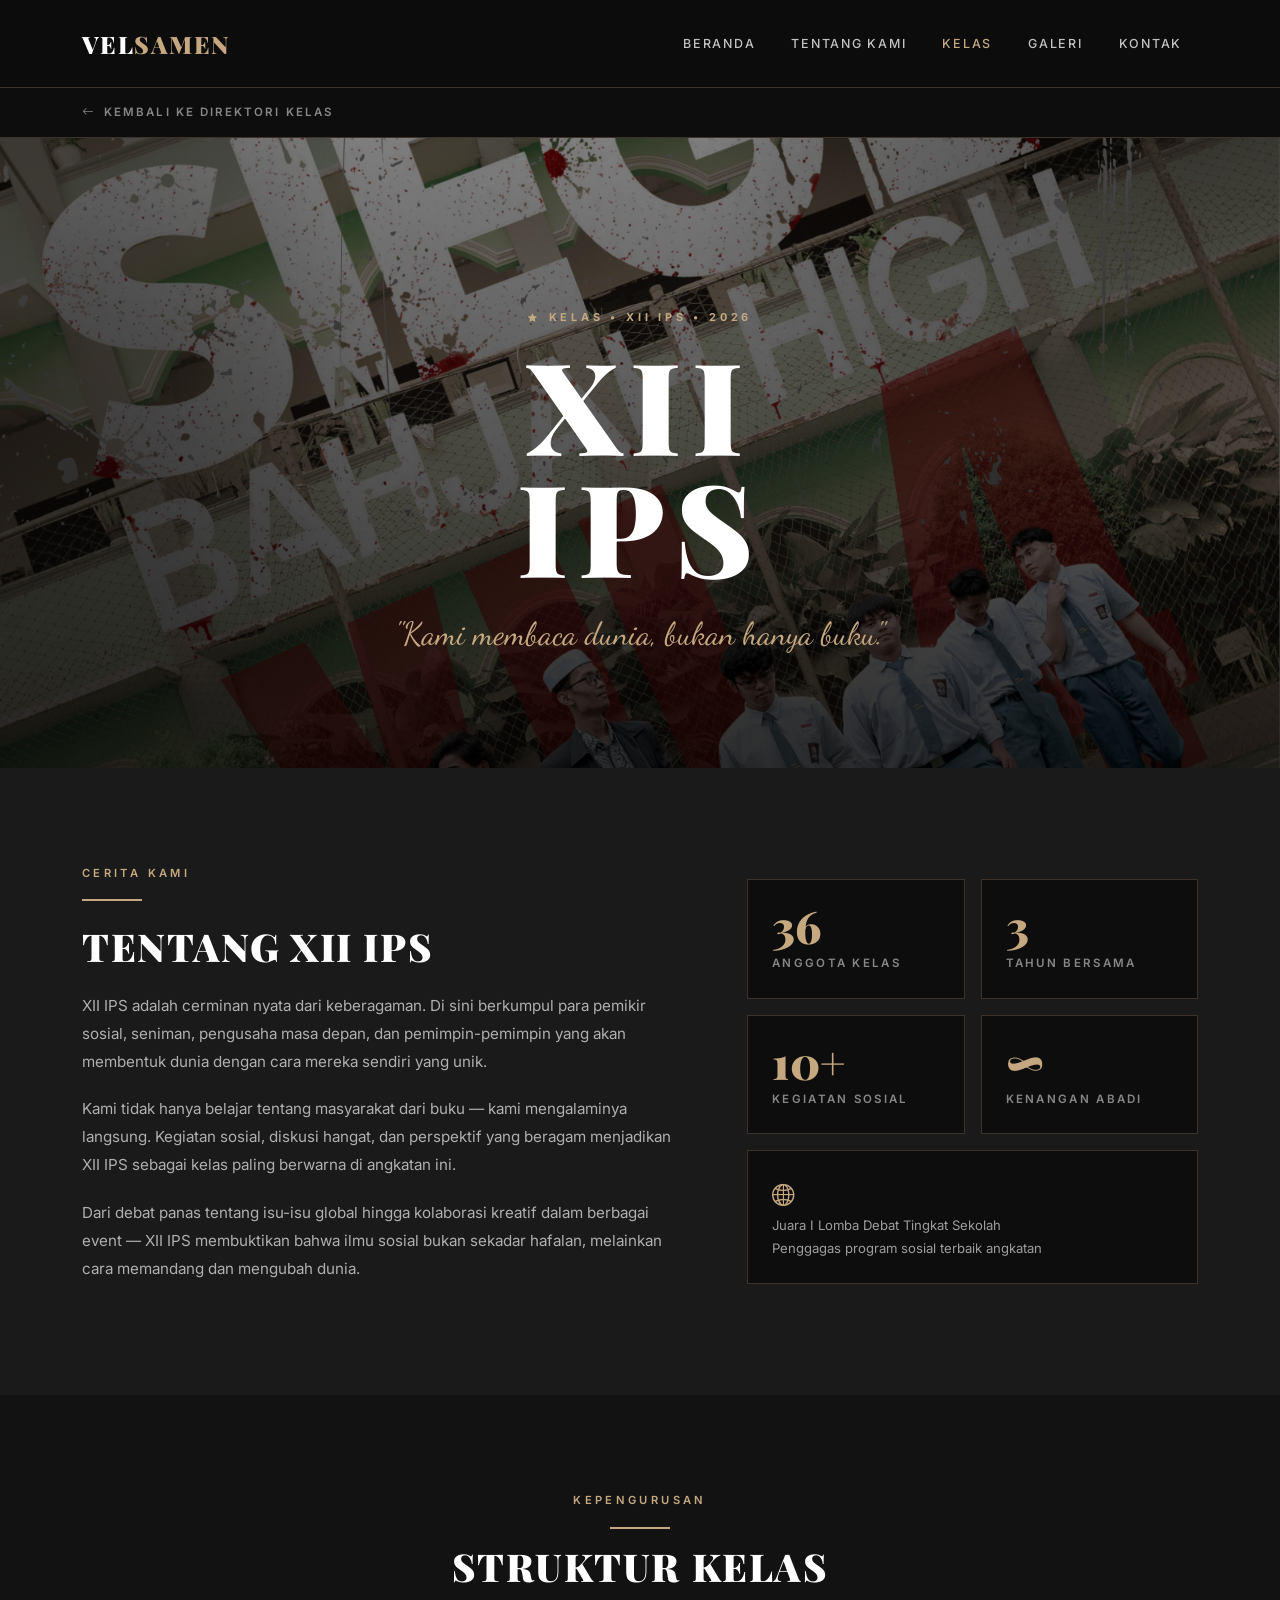
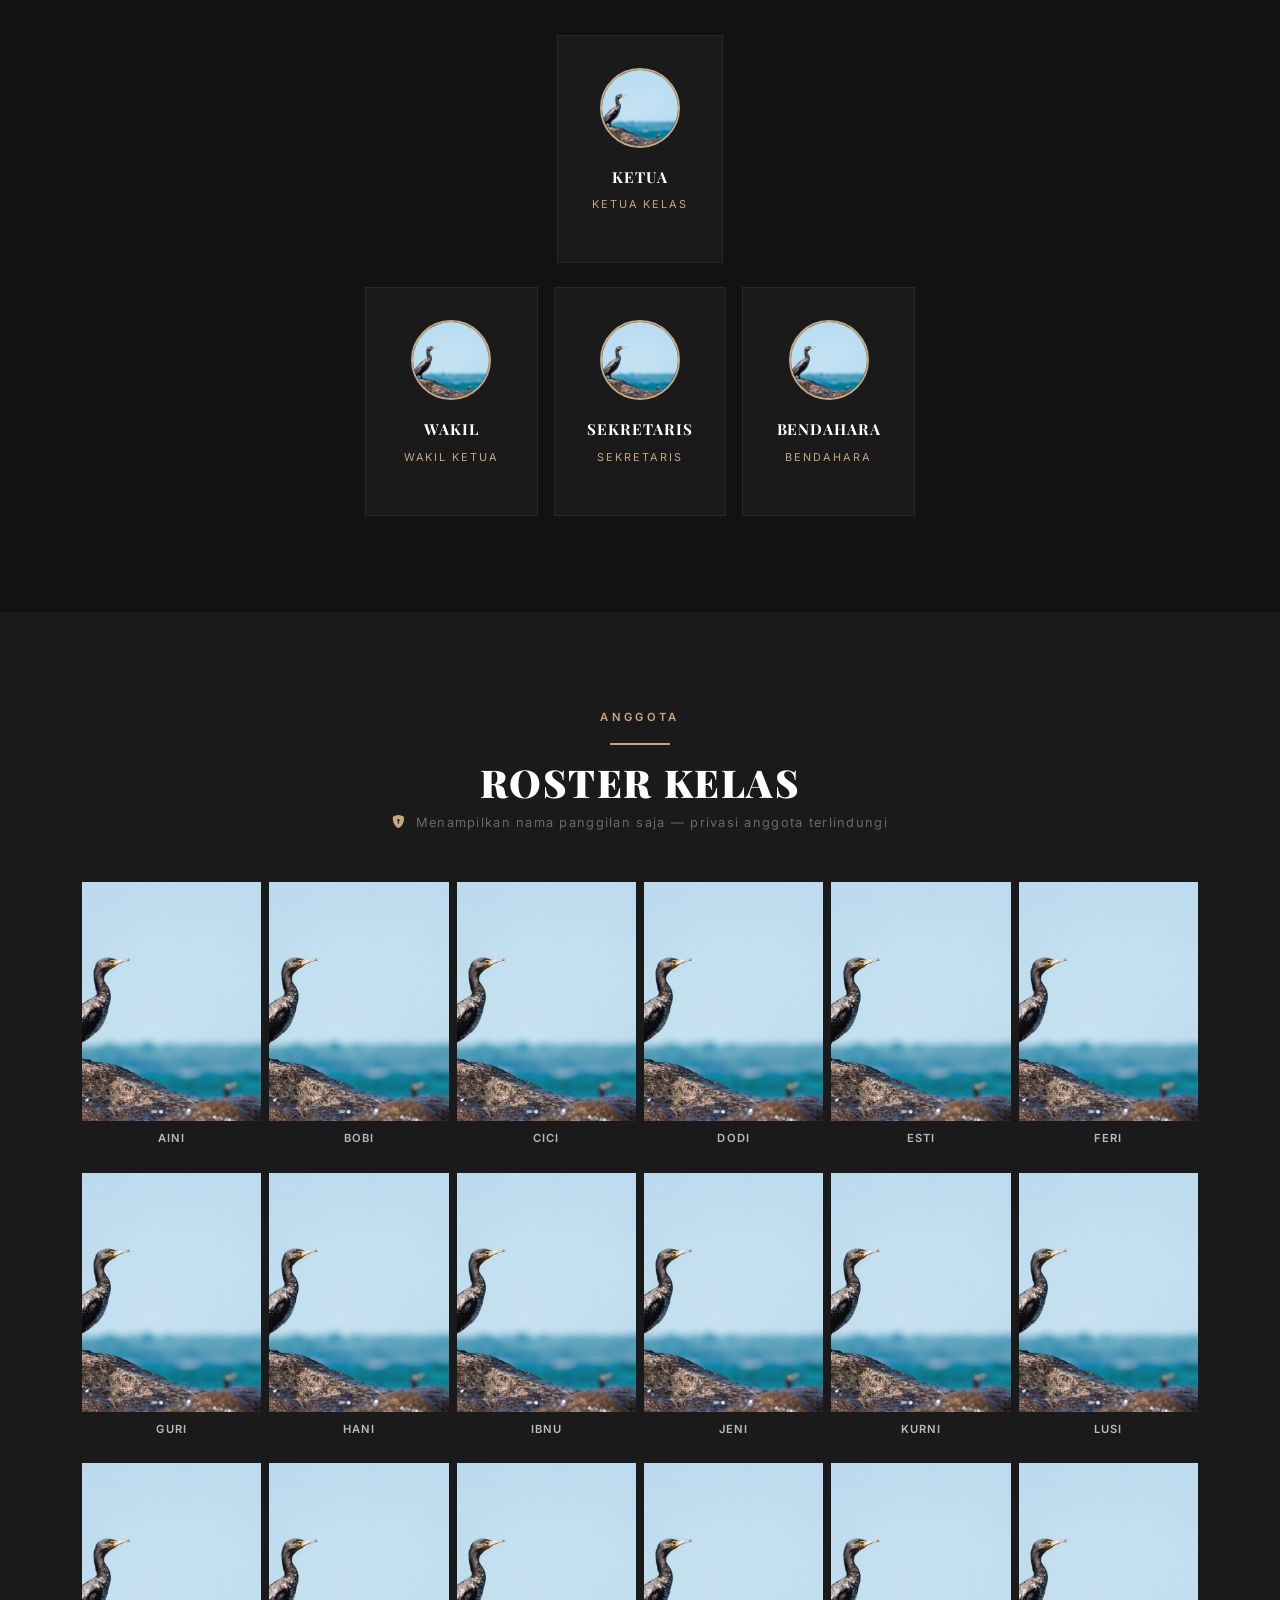
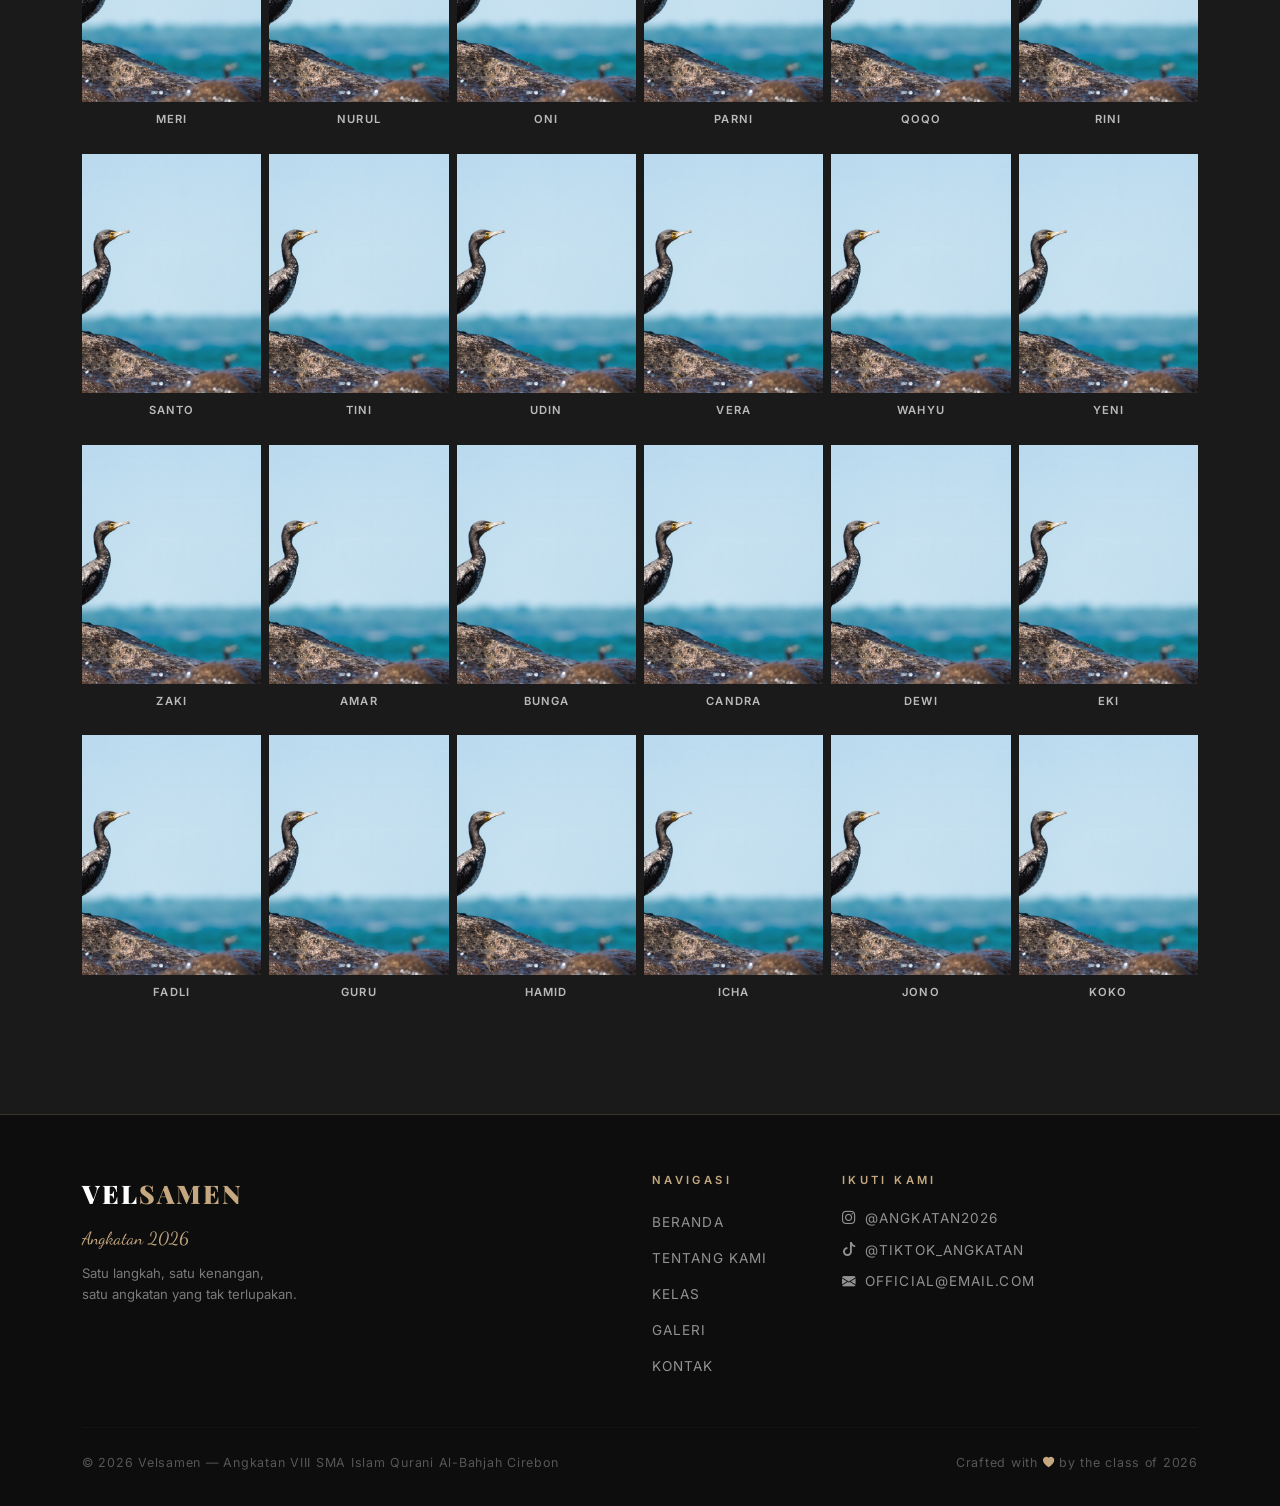
<file: kelas/xii-ips.html>
<!DOCTYPE html>
<html lang="id">
<head>
  <meta charset="UTF-8">
  <meta name="viewport" content="width=device-width, initial-scale=1.0">
  <title>XII IPS — Velsamen 2026</title>
  <link rel="stylesheet" href="../assets/css/bootstrap.min.css">
  <link rel="stylesheet" href="../assets/css/vendor/bootstrap-icons/bootstrap-icons.css">
  <link rel="stylesheet" href="../assets/css/global.css">
  <link rel="stylesheet" href="../assets/css/xii-ips.css">
</head>
<body>

  <div id="navbar-placeholder"></div>

  <div class="back-strip" style="padding-top:6rem;">
    <div class="container">
      <a class="back-link" href="../kelas.html">
        <i class="bi bi-arrow-left me-2"></i>Kembali ke Direktori Kelas
      </a>
    </div>
  </div>

  <!-- BANNER -->
  <section class="kelas-banner">
    <img src="../assets/img/kelas/XII%204/cover-xii-ips.jpg" alt="XII IPS">
    <div class="overlay"></div>
    <div class="banner-content">
      <p class="banner-eyebrow"><i class="bi bi-star-fill me-2" style="font-size:0.55rem;"></i>Kelas &bull; XII IPS &bull; 2026</p>
      <h1 class="banner-title">XII<br>IPS</h1>
      <p class="banner-slogan">"Kami membaca dunia, bukan hanya buku."</p>
    </div>
  </section>

  <!-- STORY & FACTS -->
  <section class="story-section section-padding">
    <div class="container">
      <div class="row gy-5 align-items-center">
        <div class="col-12 col-lg-7 pe-lg-5">
          <p class="section-label mb-2">Cerita Kami</p>
          <span class="accent-line mb-4"></span>
          <h2 class="text-uppercase mb-4" style="font-size:clamp(1.8rem,3vw,2.8rem);">Tentang XII IPS</h2>
          <p style="font-size:0.95rem;color:rgba(255,255,255,0.65);line-height:1.85;margin-bottom:1.2rem;">
            XII IPS adalah cerminan nyata dari keberagaman. Di sini berkumpul para pemikir sosial,
            seniman, pengusaha masa depan, dan pemimpin-pemimpin yang akan membentuk dunia dengan
            cara mereka sendiri yang unik.
          </p>
          <p style="font-size:0.95rem;color:rgba(255,255,255,0.65);line-height:1.85;margin-bottom:1.2rem;">
            Kami tidak hanya belajar tentang masyarakat dari buku &mdash; kami mengalaminya langsung.
            Kegiatan sosial, diskusi hangat, dan perspektif yang beragam menjadikan XII IPS sebagai
            kelas paling berwarna di angkatan ini.
          </p>
          <p style="font-size:0.95rem;color:rgba(255,255,255,0.65);line-height:1.85;">
            Dari debat panas tentang isu-isu global hingga kolaborasi kreatif dalam berbagai event &mdash;
            XII IPS membuktikan bahwa ilmu sosial bukan sekadar hafalan, melainkan cara memandang
            dan mengubah dunia.
          </p>
        </div>
        <div class="col-12 col-lg-5">
          <div class="row g-3">
            <div class="col-6"><div class="fact-card"><div class="fact-number">36</div><div class="fact-label">Anggota Kelas</div></div></div>
            <div class="col-6"><div class="fact-card"><div class="fact-number">3</div><div class="fact-label">Tahun Bersama</div></div></div>
            <div class="col-6"><div class="fact-card"><div class="fact-number">10+</div><div class="fact-label">Kegiatan Sosial</div></div></div>
            <div class="col-6"><div class="fact-card"><div class="fact-number">∞</div><div class="fact-label">Kenangan Abadi</div></div></div>
            <div class="col-12">
              <div class="fact-card">
                <i class="bi bi-globe2 mb-2" style="font-size:1.4rem;color:var(--clr-accent);"></i>
                <div style="font-size:0.82rem;color:rgba(255,255,255,0.6);line-height:1.7;">
                  Juara I Lomba Debat Tingkat Sekolah<br>Penggagas program sosial terbaik angkatan
                </div>
              </div>
            </div>
          </div>
        </div>
      </div>
    </div>
  </section>

  <!-- STRUKTUR KELAS -->
  <section class="struktur-section section-padding">
    <div class="container">
      <div class="text-center mb-5">
        <p class="section-label mb-2">Kepengurusan</p>
        <span class="accent-line center mb-3"></span>
        <h2 class="text-uppercase" style="font-size:clamp(1.6rem,3vw,2.4rem);">Struktur Kelas</h2>
      </div>
      <div class="row justify-content-center mb-4">
        <div class="col-6 col-sm-4 col-md-3 col-lg-2">
          <div class="officer-card">
            <img src="../assets/img/temp/temp_img.jpg" alt="Ketua" class="officer-avatar">
            <p class="officer-name">Ketua</p>
            <p class="officer-role">Ketua Kelas</p>
          </div>
        </div>
      </div>
      <div class="row justify-content-center g-3">
        <div class="col-6 col-sm-4 col-md-3 col-lg-2">
          <div class="officer-card">
            <img src="../assets/img/temp/temp_img.jpg" alt="Wakil" class="officer-avatar">
            <p class="officer-name">Wakil</p>
            <p class="officer-role">Wakil Ketua</p>
          </div>
        </div>
        <div class="col-6 col-sm-4 col-md-3 col-lg-2">
          <div class="officer-card">
            <img src="../assets/img/temp/temp_img.jpg" alt="Sekretaris" class="officer-avatar">
            <p class="officer-name">Sekretaris</p>
            <p class="officer-role">Sekretaris</p>
          </div>
        </div>
        <div class="col-6 col-sm-4 col-md-3 col-lg-2">
          <div class="officer-card">
            <img src="../assets/img/temp/temp_img.jpg" alt="Bendahara" class="officer-avatar">
            <p class="officer-name">Bendahara</p>
            <p class="officer-role">Bendahara</p>
          </div>
        </div>
      </div>
    </div>
  </section>

  <!-- ROSTER -->
  <section class="roster-section section-padding">
    <div class="container">
      <div class="text-center mb-5">
        <p class="section-label mb-2">Anggota</p>
        <span class="accent-line center mb-3"></span>
        <h2 class="text-uppercase" style="font-size:clamp(1.6rem,3vw,2.4rem);">Roster Kelas</h2>
        <p class="mt-2" style="font-size:0.8rem;color:rgba(255,255,255,0.35);letter-spacing:0.1em;">
          <i class="bi bi-shield-lock-fill me-1" style="color:var(--clr-accent);"></i>
          Menampilkan nama panggilan saja &mdash; privasi anggota terlindungi
        </p>
      </div>
      <div class="row row-cols-3 row-cols-sm-4 row-cols-md-5 row-cols-lg-6 g-2">
        <div class="col"><div class="roster-item"><img src="../assets/img/temp/temp_img.jpg" alt="" class="roster-photo"><p class="roster-nickname">Aini</p></div></div>
        <div class="col"><div class="roster-item"><img src="../assets/img/temp/temp_img.jpg" alt="" class="roster-photo"><p class="roster-nickname">Bobi</p></div></div>
        <div class="col"><div class="roster-item"><img src="../assets/img/temp/temp_img.jpg" alt="" class="roster-photo"><p class="roster-nickname">Cici</p></div></div>
        <div class="col"><div class="roster-item"><img src="../assets/img/temp/temp_img.jpg" alt="" class="roster-photo"><p class="roster-nickname">Dodi</p></div></div>
        <div class="col"><div class="roster-item"><img src="../assets/img/temp/temp_img.jpg" alt="" class="roster-photo"><p class="roster-nickname">Esti</p></div></div>
        <div class="col"><div class="roster-item"><img src="../assets/img/temp/temp_img.jpg" alt="" class="roster-photo"><p class="roster-nickname">Feri</p></div></div>
        <div class="col"><div class="roster-item"><img src="../assets/img/temp/temp_img.jpg" alt="" class="roster-photo"><p class="roster-nickname">Guri</p></div></div>
        <div class="col"><div class="roster-item"><img src="../assets/img/temp/temp_img.jpg" alt="" class="roster-photo"><p class="roster-nickname">Hani</p></div></div>
        <div class="col"><div class="roster-item"><img src="../assets/img/temp/temp_img.jpg" alt="" class="roster-photo"><p class="roster-nickname">Ibnu</p></div></div>
        <div class="col"><div class="roster-item"><img src="../assets/img/temp/temp_img.jpg" alt="" class="roster-photo"><p class="roster-nickname">Jeni</p></div></div>
        <div class="col"><div class="roster-item"><img src="../assets/img/temp/temp_img.jpg" alt="" class="roster-photo"><p class="roster-nickname">Kurni</p></div></div>
        <div class="col"><div class="roster-item"><img src="../assets/img/temp/temp_img.jpg" alt="" class="roster-photo"><p class="roster-nickname">Lusi</p></div></div>
        <div class="col"><div class="roster-item"><img src="../assets/img/temp/temp_img.jpg" alt="" class="roster-photo"><p class="roster-nickname">Meri</p></div></div>
        <div class="col"><div class="roster-item"><img src="../assets/img/temp/temp_img.jpg" alt="" class="roster-photo"><p class="roster-nickname">Nurul</p></div></div>
        <div class="col"><div class="roster-item"><img src="../assets/img/temp/temp_img.jpg" alt="" class="roster-photo"><p class="roster-nickname">Oni</p></div></div>
        <div class="col"><div class="roster-item"><img src="../assets/img/temp/temp_img.jpg" alt="" class="roster-photo"><p class="roster-nickname">Parni</p></div></div>
        <div class="col"><div class="roster-item"><img src="../assets/img/temp/temp_img.jpg" alt="" class="roster-photo"><p class="roster-nickname">Qoqo</p></div></div>
        <div class="col"><div class="roster-item"><img src="../assets/img/temp/temp_img.jpg" alt="" class="roster-photo"><p class="roster-nickname">Rini</p></div></div>
        <div class="col"><div class="roster-item"><img src="../assets/img/temp/temp_img.jpg" alt="" class="roster-photo"><p class="roster-nickname">Santo</p></div></div>
        <div class="col"><div class="roster-item"><img src="../assets/img/temp/temp_img.jpg" alt="" class="roster-photo"><p class="roster-nickname">Tini</p></div></div>
        <div class="col"><div class="roster-item"><img src="../assets/img/temp/temp_img.jpg" alt="" class="roster-photo"><p class="roster-nickname">Udin</p></div></div>
        <div class="col"><div class="roster-item"><img src="../assets/img/temp/temp_img.jpg" alt="" class="roster-photo"><p class="roster-nickname">Vera</p></div></div>
        <div class="col"><div class="roster-item"><img src="../assets/img/temp/temp_img.jpg" alt="" class="roster-photo"><p class="roster-nickname">Wahyu</p></div></div>
        <div class="col"><div class="roster-item"><img src="../assets/img/temp/temp_img.jpg" alt="" class="roster-photo"><p class="roster-nickname">Yeni</p></div></div>
        <div class="col"><div class="roster-item"><img src="../assets/img/temp/temp_img.jpg" alt="" class="roster-photo"><p class="roster-nickname">Zaki</p></div></div>
        <div class="col"><div class="roster-item"><img src="../assets/img/temp/temp_img.jpg" alt="" class="roster-photo"><p class="roster-nickname">Amar</p></div></div>
        <div class="col"><div class="roster-item"><img src="../assets/img/temp/temp_img.jpg" alt="" class="roster-photo"><p class="roster-nickname">Bunga</p></div></div>
        <div class="col"><div class="roster-item"><img src="../assets/img/temp/temp_img.jpg" alt="" class="roster-photo"><p class="roster-nickname">Candra</p></div></div>
        <div class="col"><div class="roster-item"><img src="../assets/img/temp/temp_img.jpg" alt="" class="roster-photo"><p class="roster-nickname">Dewi</p></div></div>
        <div class="col"><div class="roster-item"><img src="../assets/img/temp/temp_img.jpg" alt="" class="roster-photo"><p class="roster-nickname">Eki</p></div></div>
        <div class="col"><div class="roster-item"><img src="../assets/img/temp/temp_img.jpg" alt="" class="roster-photo"><p class="roster-nickname">Fadli</p></div></div>
        <div class="col"><div class="roster-item"><img src="../assets/img/temp/temp_img.jpg" alt="" class="roster-photo"><p class="roster-nickname">Guru</p></div></div>
        <div class="col"><div class="roster-item"><img src="../assets/img/temp/temp_img.jpg" alt="" class="roster-photo"><p class="roster-nickname">Hamid</p></div></div>
        <div class="col"><div class="roster-item"><img src="../assets/img/temp/temp_img.jpg" alt="" class="roster-photo"><p class="roster-nickname">Icha</p></div></div>
        <div class="col"><div class="roster-item"><img src="../assets/img/temp/temp_img.jpg" alt="" class="roster-photo"><p class="roster-nickname">Jono</p></div></div>
        <div class="col"><div class="roster-item"><img src="../assets/img/temp/temp_img.jpg" alt="" class="roster-photo"><p class="roster-nickname">Koko</p></div></div>
      </div>
    </div>
  </section>

  <div id="footer-placeholder"></div>

  <script src="../assets/js/jquery.min.js"></script>
  <script src="../assets/js/bootstrap.bundle.min.js"></script>
  <script src="../assets/js/global.js"></script>
</body>
</html>
</file>
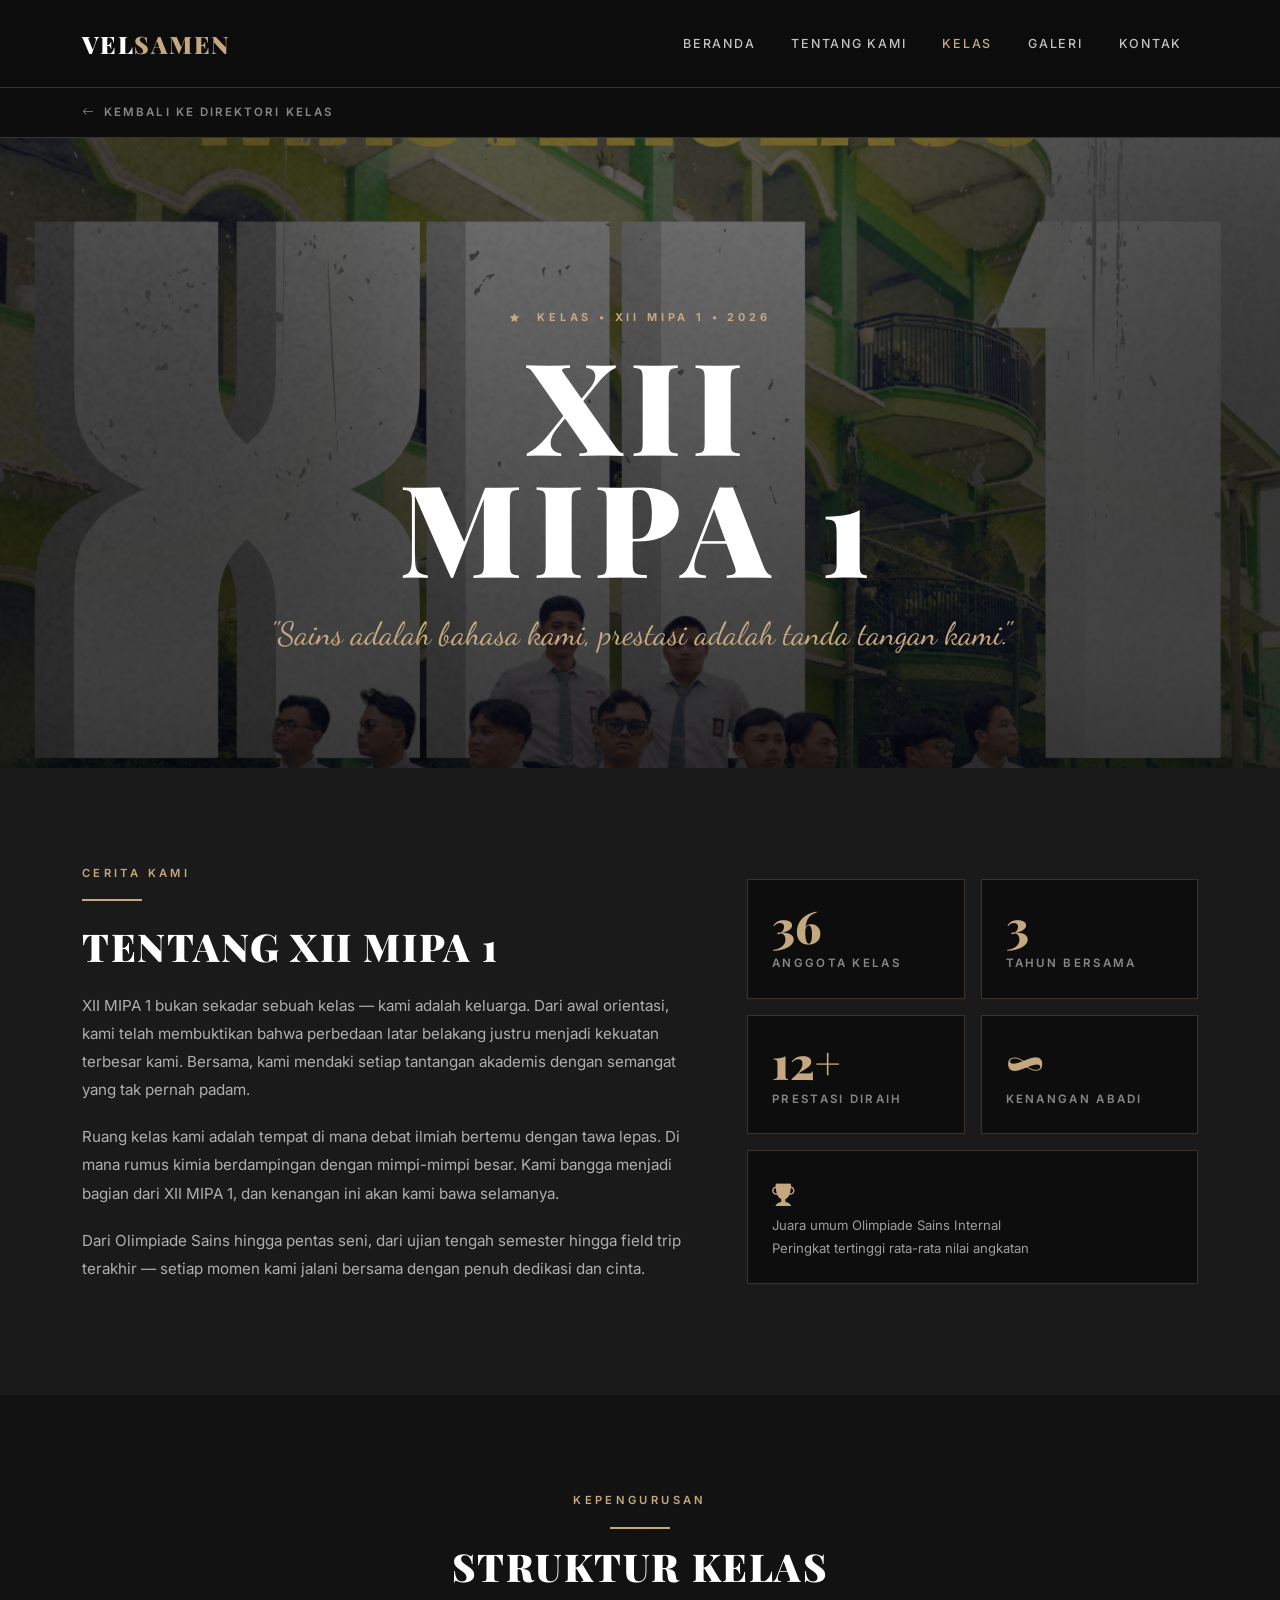
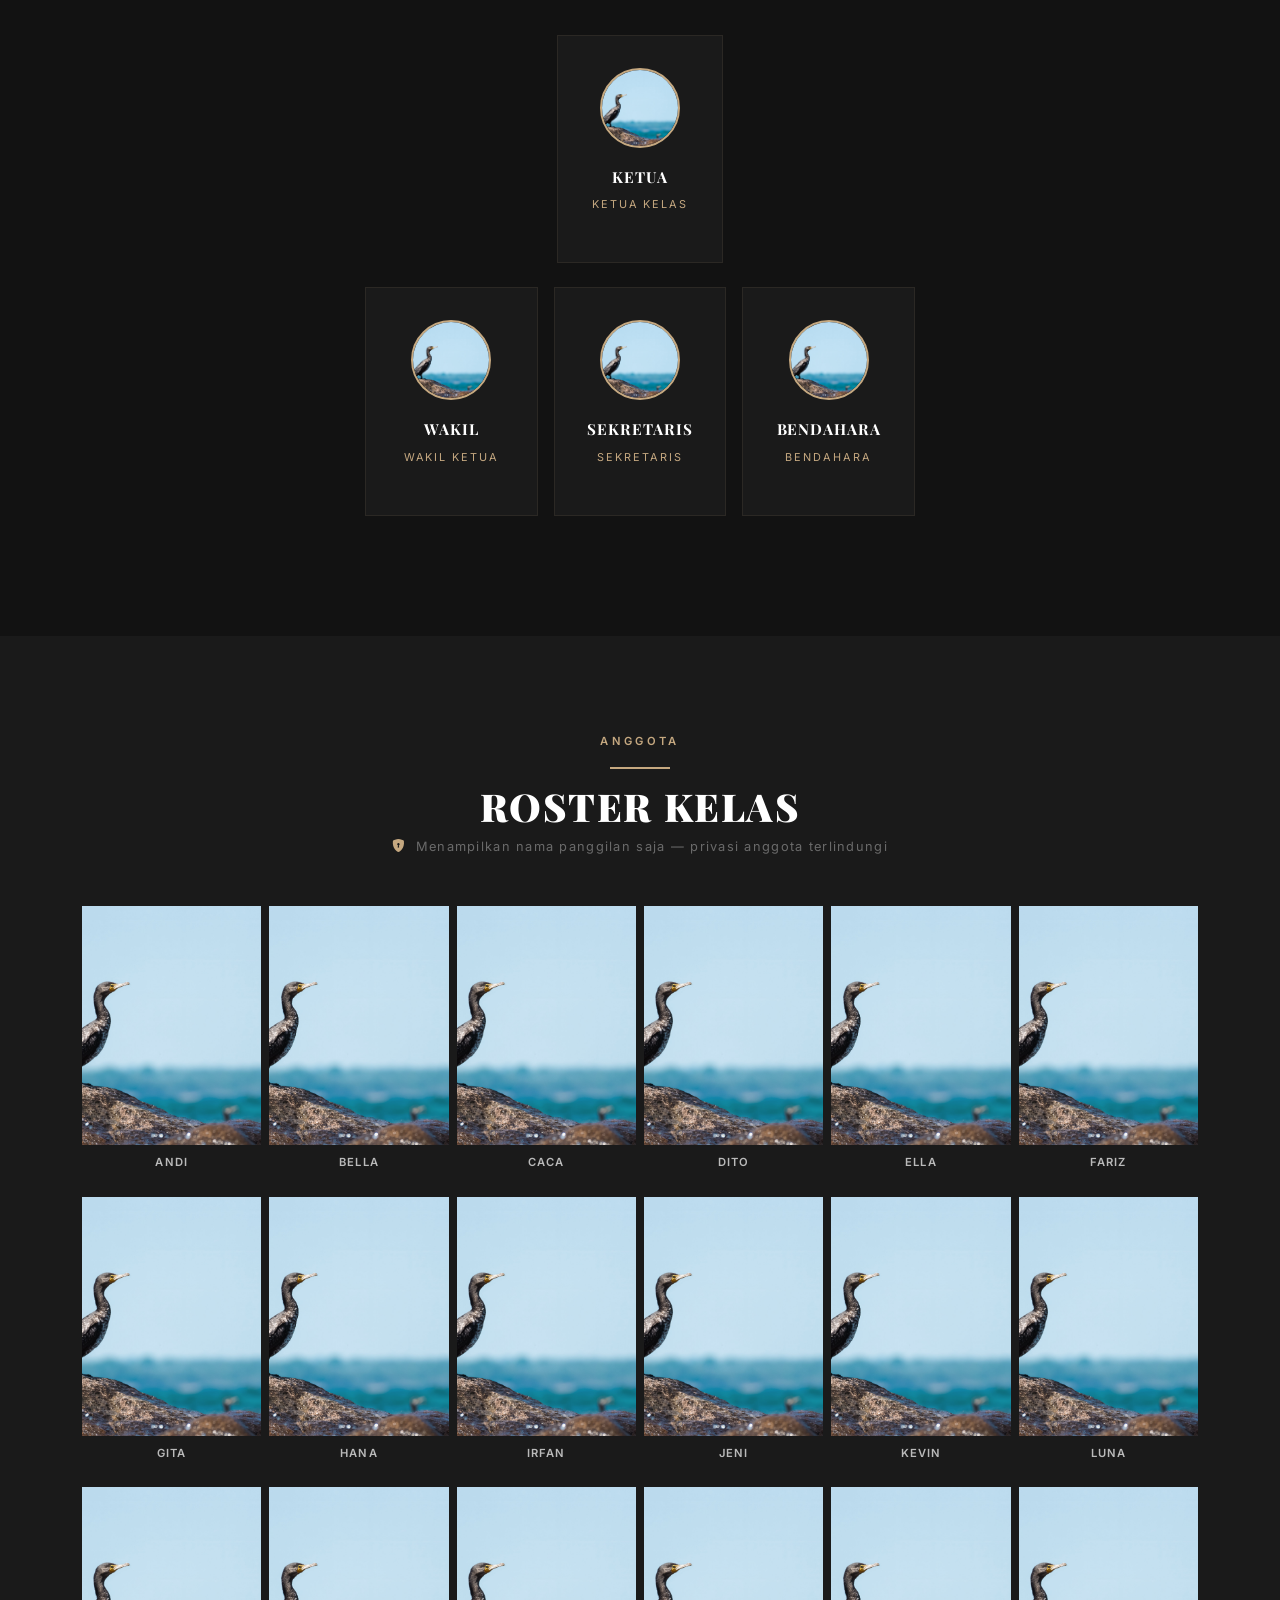
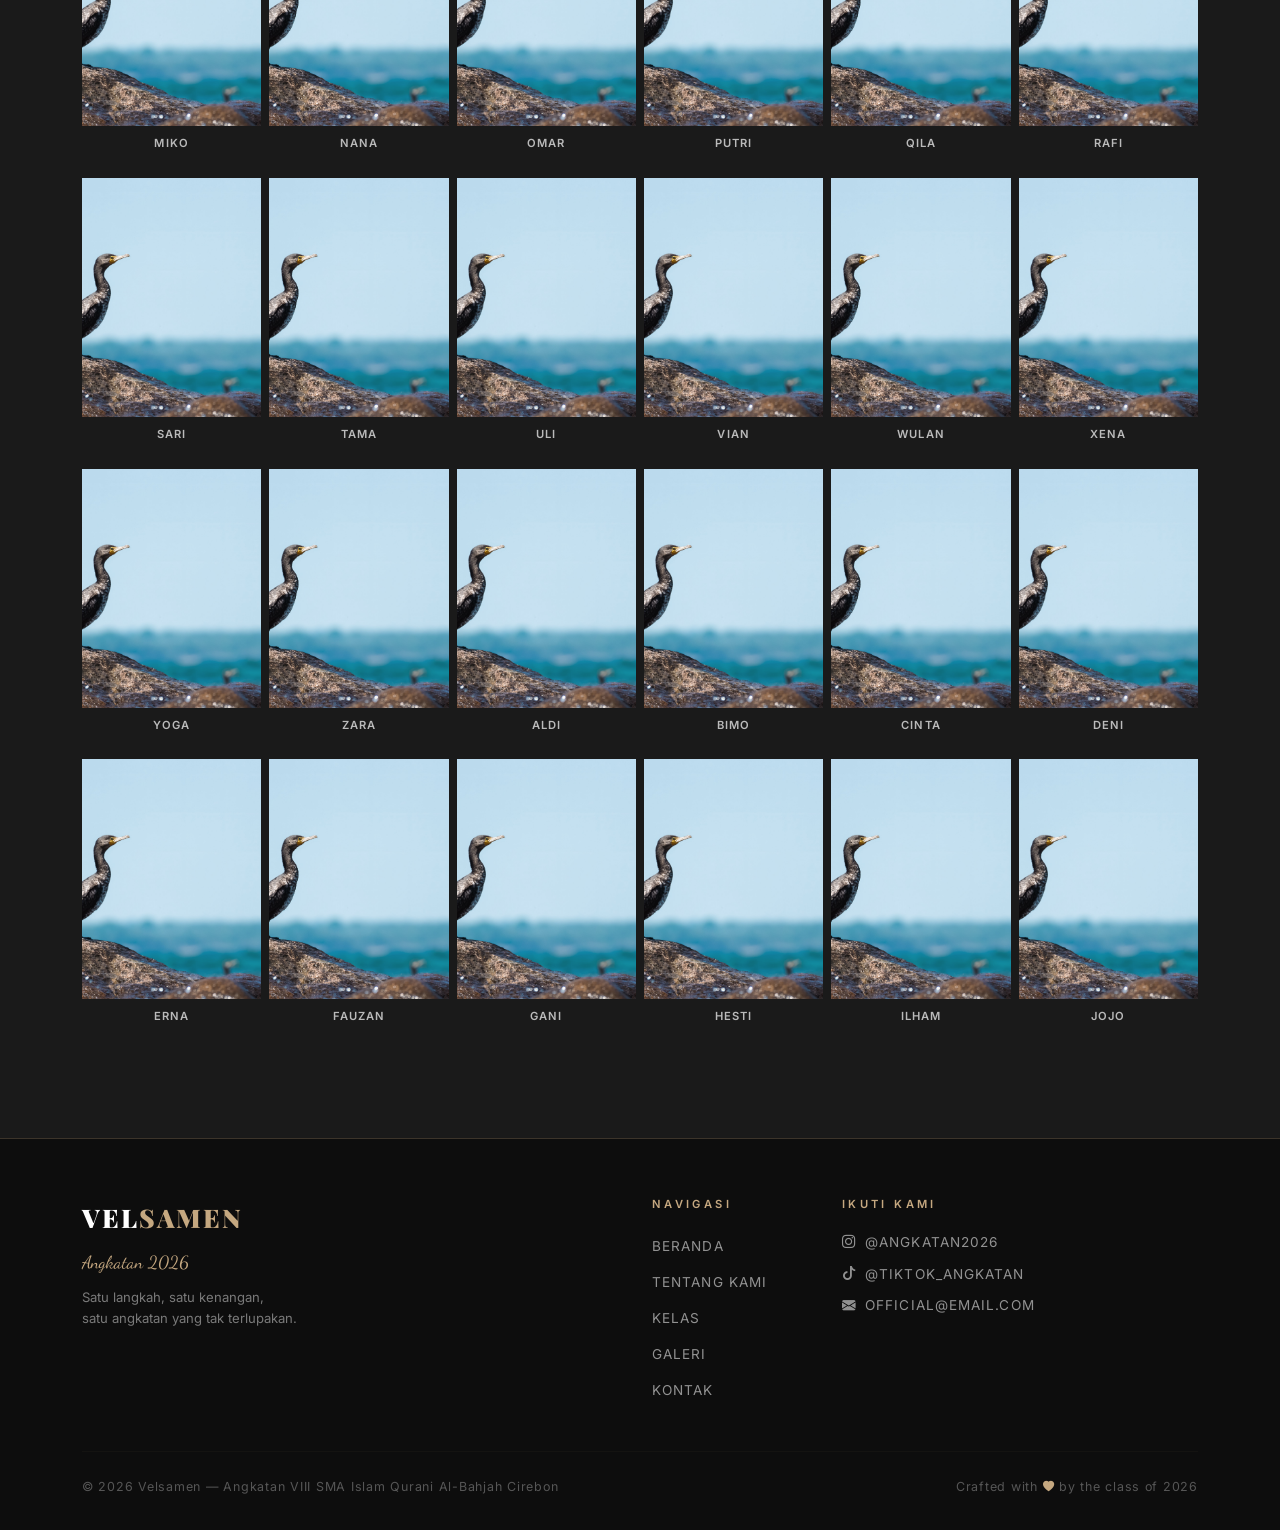
<file: kelas/xii-mipa1.html>
<!DOCTYPE html>
<html lang="id">
<head>
  <meta charset="UTF-8">
  <meta name="viewport" content="width=device-width, initial-scale=1.0">
  <title>XII MIPA 1 — Velsamen 2026</title>
  <link rel="stylesheet" href="../assets/css/bootstrap.min.css">
  <link rel="stylesheet" href="../assets/css/vendor/bootstrap-icons/bootstrap-icons.css">
  <link rel="stylesheet" href="../assets/css/global.css">
  <link rel="stylesheet" href="../assets/css/xii-mipa1.css">
</head>
<body>

  <!-- NAVBAR -->
  <div id="navbar-placeholder"></div>

  <!-- Back Strip -->
  <div class="back-strip" style="padding-top:6rem;">
    <div class="container">
      <a class="back-link" href="../kelas.html">
        <i class="bi bi-arrow-left me-2"></i>Kembali ke Direktori Kelas
      </a>
    </div>
  </div>

  <!-- =========================================================
       BANNER HEADER
  ========================================================== -->
  <section class="kelas-banner">
    <img src="../assets/img/kelas/XII%201/cover-xii-mipa1.jpg" alt="XII MIPA 1">
    <div class="overlay"></div>
    <div class="banner-content">
      <p class="banner-eyebrow">
        <i class="bi bi-star-fill me-2" style="font-size:0.55rem;"></i>
        Kelas &bull; XII MIPA 1 &bull; 2026
      </p>
      <h1 class="banner-title">XII<br>MIPA 1</h1>
      <p class="banner-slogan">"Sains adalah bahasa kami, prestasi adalah tanda tangan kami."</p>
    </div>
  </section>

  <!-- =========================================================
       STORY & FUN FACTS
  ========================================================== -->
  <section class="story-section section-padding">
    <div class="container">
      <div class="row gy-5 align-items-center">

        <!-- Text -->
        <div class="col-12 col-lg-7 pe-lg-5">
          <p class="section-label mb-2">Cerita Kami</p>
          <span class="accent-line mb-4"></span>
          <h2 class="text-uppercase mb-4" style="font-size:clamp(1.8rem,3vw,2.8rem);">
            Tentang XII MIPA 1
          </h2>
          <p style="font-size:0.95rem;color:rgba(255,255,255,0.65);line-height:1.85;margin-bottom:1.2rem;">
            XII MIPA 1 bukan sekadar sebuah kelas &mdash; kami adalah keluarga. Dari awal orientasi,
            kami telah membuktikan bahwa perbedaan latar belakang justru menjadi kekuatan terbesar kami.
            Bersama, kami mendaki setiap tantangan akademis dengan semangat yang tak pernah padam.
          </p>
          <p style="font-size:0.95rem;color:rgba(255,255,255,0.65);line-height:1.85;margin-bottom:1.2rem;">
            Ruang kelas kami adalah tempat di mana debat ilmiah bertemu dengan tawa lepas.
            Di mana rumus kimia berdampingan dengan mimpi-mimpi besar. Kami bangga menjadi bagian
            dari XII MIPA 1, dan kenangan ini akan kami bawa selamanya.
          </p>
          <p style="font-size:0.95rem;color:rgba(255,255,255,0.65);line-height:1.85;">
            Dari Olimpiade Sains hingga pentas seni, dari ujian tengah semester hingga field trip terakhir &mdash;
            setiap momen kami jalani bersama dengan penuh dedikasi dan cinta.
          </p>
        </div>

        <!-- Fun Facts -->
        <div class="col-12 col-lg-5">
          <div class="row g-3">
            <div class="col-6">
              <div class="fact-card">
                <div class="fact-number">36</div>
                <div class="fact-label">Anggota Kelas</div>
              </div>
            </div>
            <div class="col-6">
              <div class="fact-card">
                <div class="fact-number">3</div>
                <div class="fact-label">Tahun Bersama</div>
              </div>
            </div>
            <div class="col-6">
              <div class="fact-card">
                <div class="fact-number">12+</div>
                <div class="fact-label">Prestasi Diraih</div>
              </div>
            </div>
            <div class="col-6">
              <div class="fact-card">
                <div class="fact-number">∞</div>
                <div class="fact-label">Kenangan Abadi</div>
              </div>
            </div>
            <div class="col-12">
              <div class="fact-card">
                <i class="bi bi-trophy-fill mb-2" style="font-size:1.4rem;color:var(--clr-accent);"></i>
                <div style="font-size:0.82rem;color:rgba(255,255,255,0.6);line-height:1.7;">
                  Juara umum Olimpiade Sains Internal <br>Peringkat tertinggi rata-rata nilai angkatan
                </div>
              </div>
            </div>
          </div>
        </div>

      </div>
    </div>
  </section>

  <!-- =========================================================
       STRUKTUR KELAS
  ========================================================== -->
  <section class="struktur-section section-padding">
    <div class="container">
      <div class="text-center mb-5">
        <p class="section-label mb-2">Kepengurusan</p>
        <span class="accent-line center mb-3"></span>
        <h2 class="text-uppercase" style="font-size:clamp(1.6rem,3vw,2.4rem);">Struktur Kelas</h2>
      </div>
      <!-- Ketua -->
      <div class="row justify-content-center mb-4">
        <div class="col-6 col-sm-4 col-md-3 col-lg-2">
          <div class="officer-card">
            <img src="../assets/img/temp/temp_img.jpg" alt="Ketua" class="officer-avatar">
            <p class="officer-name">Ketua</p>
            <p class="officer-role">Ketua Kelas</p>
          </div>
        </div>
      </div>
      <!-- Row 2 -->
      <div class="row justify-content-center g-3 mb-4">
        <div class="col-6 col-sm-4 col-md-3 col-lg-2">
          <div class="officer-card">
            <img src="../assets/img/temp/temp_img.jpg" alt="Wakil" class="officer-avatar">
            <p class="officer-name">Wakil</p>
            <p class="officer-role">Wakil Ketua</p>
          </div>
        </div>
        <div class="col-6 col-sm-4 col-md-3 col-lg-2">
          <div class="officer-card">
            <img src="../assets/img/temp/temp_img.jpg" alt="Sekretaris" class="officer-avatar">
            <p class="officer-name">Sekretaris</p>
            <p class="officer-role">Sekretaris</p>
          </div>
        </div>
        <div class="col-6 col-sm-4 col-md-3 col-lg-2">
          <div class="officer-card">
            <img src="../assets/img/temp/temp_img.jpg" alt="Bendahara" class="officer-avatar">
            <p class="officer-name">Bendahara</p>
            <p class="officer-role">Bendahara</p>
          </div>
        </div>
      </div>
    </div>
  </section>

  <!-- =========================================================
       ROSTER ANGGOTA (PRIVACY COMPLIANT)
  ========================================================== -->
  <section class="roster-section section-padding">
    <div class="container">
      <div class="text-center mb-5">
        <p class="section-label mb-2">Anggota</p>
        <span class="accent-line center mb-3"></span>
        <h2 class="text-uppercase" style="font-size:clamp(1.6rem,3vw,2.4rem);">Roster Kelas</h2>
        <p class="mt-2" style="font-size:0.8rem;color:rgba(255,255,255,0.35);letter-spacing:0.1em;">
          <i class="bi bi-shield-lock-fill me-1" style="color:var(--clr-accent);"></i>
          Menampilkan nama panggilan saja &mdash; privasi anggota terlindungi
        </p>
      </div>
      <div class="row row-cols-3 row-cols-sm-4 row-cols-md-5 row-cols-lg-6 g-2">
        <div class="col"><div class="roster-item"><img src="../assets/img/temp/temp_img.jpg" alt="" class="roster-photo"><p class="roster-nickname">Andi</p></div></div>
        <div class="col"><div class="roster-item"><img src="../assets/img/temp/temp_img.jpg" alt="" class="roster-photo"><p class="roster-nickname">Bella</p></div></div>
        <div class="col"><div class="roster-item"><img src="../assets/img/temp/temp_img.jpg" alt="" class="roster-photo"><p class="roster-nickname">Caca</p></div></div>
        <div class="col"><div class="roster-item"><img src="../assets/img/temp/temp_img.jpg" alt="" class="roster-photo"><p class="roster-nickname">Dito</p></div></div>
        <div class="col"><div class="roster-item"><img src="../assets/img/temp/temp_img.jpg" alt="" class="roster-photo"><p class="roster-nickname">Ella</p></div></div>
        <div class="col"><div class="roster-item"><img src="../assets/img/temp/temp_img.jpg" alt="" class="roster-photo"><p class="roster-nickname">Fariz</p></div></div>
        <div class="col"><div class="roster-item"><img src="../assets/img/temp/temp_img.jpg" alt="" class="roster-photo"><p class="roster-nickname">Gita</p></div></div>
        <div class="col"><div class="roster-item"><img src="../assets/img/temp/temp_img.jpg" alt="" class="roster-photo"><p class="roster-nickname">Hana</p></div></div>
        <div class="col"><div class="roster-item"><img src="../assets/img/temp/temp_img.jpg" alt="" class="roster-photo"><p class="roster-nickname">Irfan</p></div></div>
        <div class="col"><div class="roster-item"><img src="../assets/img/temp/temp_img.jpg" alt="" class="roster-photo"><p class="roster-nickname">Jeni</p></div></div>
        <div class="col"><div class="roster-item"><img src="../assets/img/temp/temp_img.jpg" alt="" class="roster-photo"><p class="roster-nickname">Kevin</p></div></div>
        <div class="col"><div class="roster-item"><img src="../assets/img/temp/temp_img.jpg" alt="" class="roster-photo"><p class="roster-nickname">Luna</p></div></div>
        <div class="col"><div class="roster-item"><img src="../assets/img/temp/temp_img.jpg" alt="" class="roster-photo"><p class="roster-nickname">Miko</p></div></div>
        <div class="col"><div class="roster-item"><img src="../assets/img/temp/temp_img.jpg" alt="" class="roster-photo"><p class="roster-nickname">Nana</p></div></div>
        <div class="col"><div class="roster-item"><img src="../assets/img/temp/temp_img.jpg" alt="" class="roster-photo"><p class="roster-nickname">Omar</p></div></div>
        <div class="col"><div class="roster-item"><img src="../assets/img/temp/temp_img.jpg" alt="" class="roster-photo"><p class="roster-nickname">Putri</p></div></div>
        <div class="col"><div class="roster-item"><img src="../assets/img/temp/temp_img.jpg" alt="" class="roster-photo"><p class="roster-nickname">Qila</p></div></div>
        <div class="col"><div class="roster-item"><img src="../assets/img/temp/temp_img.jpg" alt="" class="roster-photo"><p class="roster-nickname">Rafi</p></div></div>
        <div class="col"><div class="roster-item"><img src="../assets/img/temp/temp_img.jpg" alt="" class="roster-photo"><p class="roster-nickname">Sari</p></div></div>
        <div class="col"><div class="roster-item"><img src="../assets/img/temp/temp_img.jpg" alt="" class="roster-photo"><p class="roster-nickname">Tama</p></div></div>
        <div class="col"><div class="roster-item"><img src="../assets/img/temp/temp_img.jpg" alt="" class="roster-photo"><p class="roster-nickname">Uli</p></div></div>
        <div class="col"><div class="roster-item"><img src="../assets/img/temp/temp_img.jpg" alt="" class="roster-photo"><p class="roster-nickname">Vian</p></div></div>
        <div class="col"><div class="roster-item"><img src="../assets/img/temp/temp_img.jpg" alt="" class="roster-photo"><p class="roster-nickname">Wulan</p></div></div>
        <div class="col"><div class="roster-item"><img src="../assets/img/temp/temp_img.jpg" alt="" class="roster-photo"><p class="roster-nickname">Xena</p></div></div>
        <div class="col"><div class="roster-item"><img src="../assets/img/temp/temp_img.jpg" alt="" class="roster-photo"><p class="roster-nickname">Yoga</p></div></div>
        <div class="col"><div class="roster-item"><img src="../assets/img/temp/temp_img.jpg" alt="" class="roster-photo"><p class="roster-nickname">Zara</p></div></div>
        <div class="col"><div class="roster-item"><img src="../assets/img/temp/temp_img.jpg" alt="" class="roster-photo"><p class="roster-nickname">Aldi</p></div></div>
        <div class="col"><div class="roster-item"><img src="../assets/img/temp/temp_img.jpg" alt="" class="roster-photo"><p class="roster-nickname">Bimo</p></div></div>
        <div class="col"><div class="roster-item"><img src="../assets/img/temp/temp_img.jpg" alt="" class="roster-photo"><p class="roster-nickname">Cinta</p></div></div>
        <div class="col"><div class="roster-item"><img src="../assets/img/temp/temp_img.jpg" alt="" class="roster-photo"><p class="roster-nickname">Deni</p></div></div>
        <div class="col"><div class="roster-item"><img src="../assets/img/temp/temp_img.jpg" alt="" class="roster-photo"><p class="roster-nickname">Erna</p></div></div>
        <div class="col"><div class="roster-item"><img src="../assets/img/temp/temp_img.jpg" alt="" class="roster-photo"><p class="roster-nickname">Fauzan</p></div></div>
        <div class="col"><div class="roster-item"><img src="../assets/img/temp/temp_img.jpg" alt="" class="roster-photo"><p class="roster-nickname">Gani</p></div></div>
        <div class="col"><div class="roster-item"><img src="../assets/img/temp/temp_img.jpg" alt="" class="roster-photo"><p class="roster-nickname">Hesti</p></div></div>
        <div class="col"><div class="roster-item"><img src="../assets/img/temp/temp_img.jpg" alt="" class="roster-photo"><p class="roster-nickname">Ilham</p></div></div>
        <div class="col"><div class="roster-item"><img src="../assets/img/temp/temp_img.jpg" alt="" class="roster-photo"><p class="roster-nickname">Jojo</p></div></div>
      </div>
    </div>
  </section>

  <!-- FOOTER -->
  <div id="footer-placeholder"></div>

  <!-- SCRIPTS -->
  <script src="../assets/js/jquery.min.js"></script>
  <script src="../assets/js/bootstrap.bundle.min.js"></script>
  <script src="../assets/js/global.js"></script>
</body>
</html>
</file>
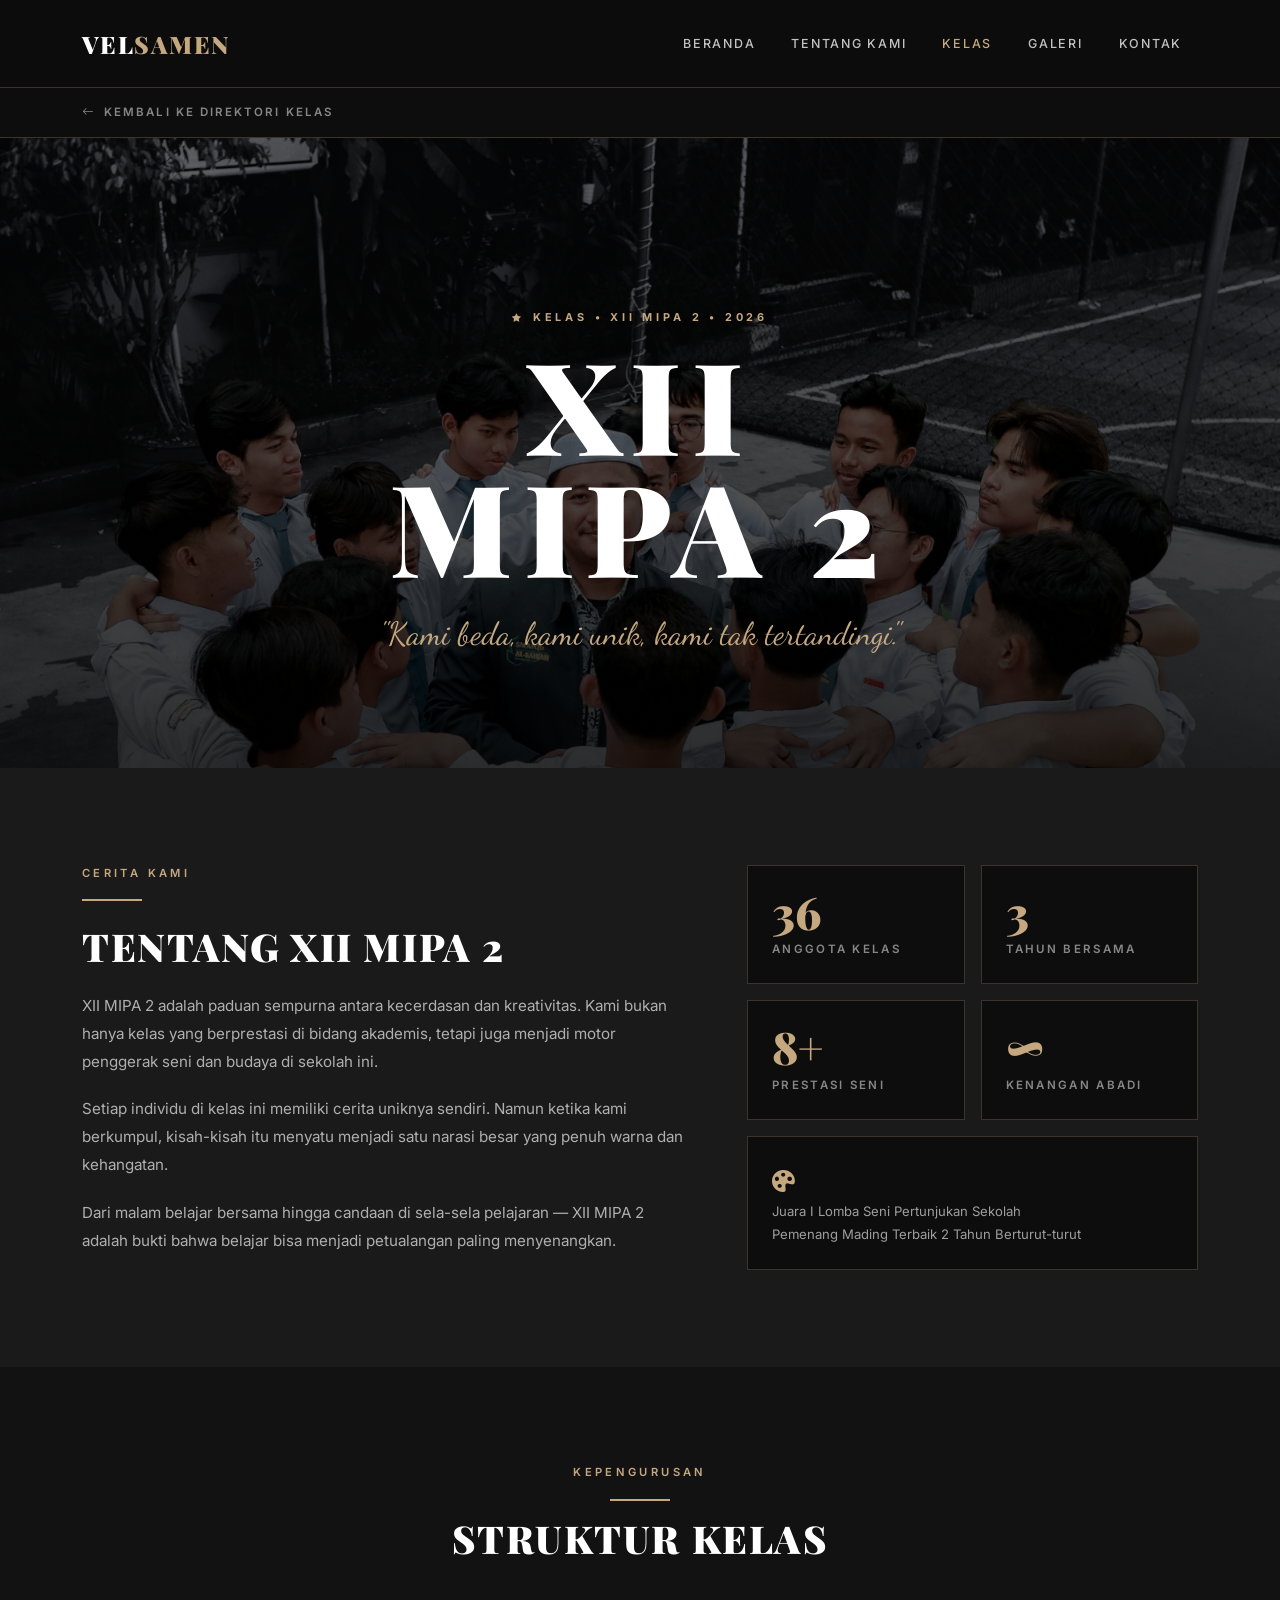
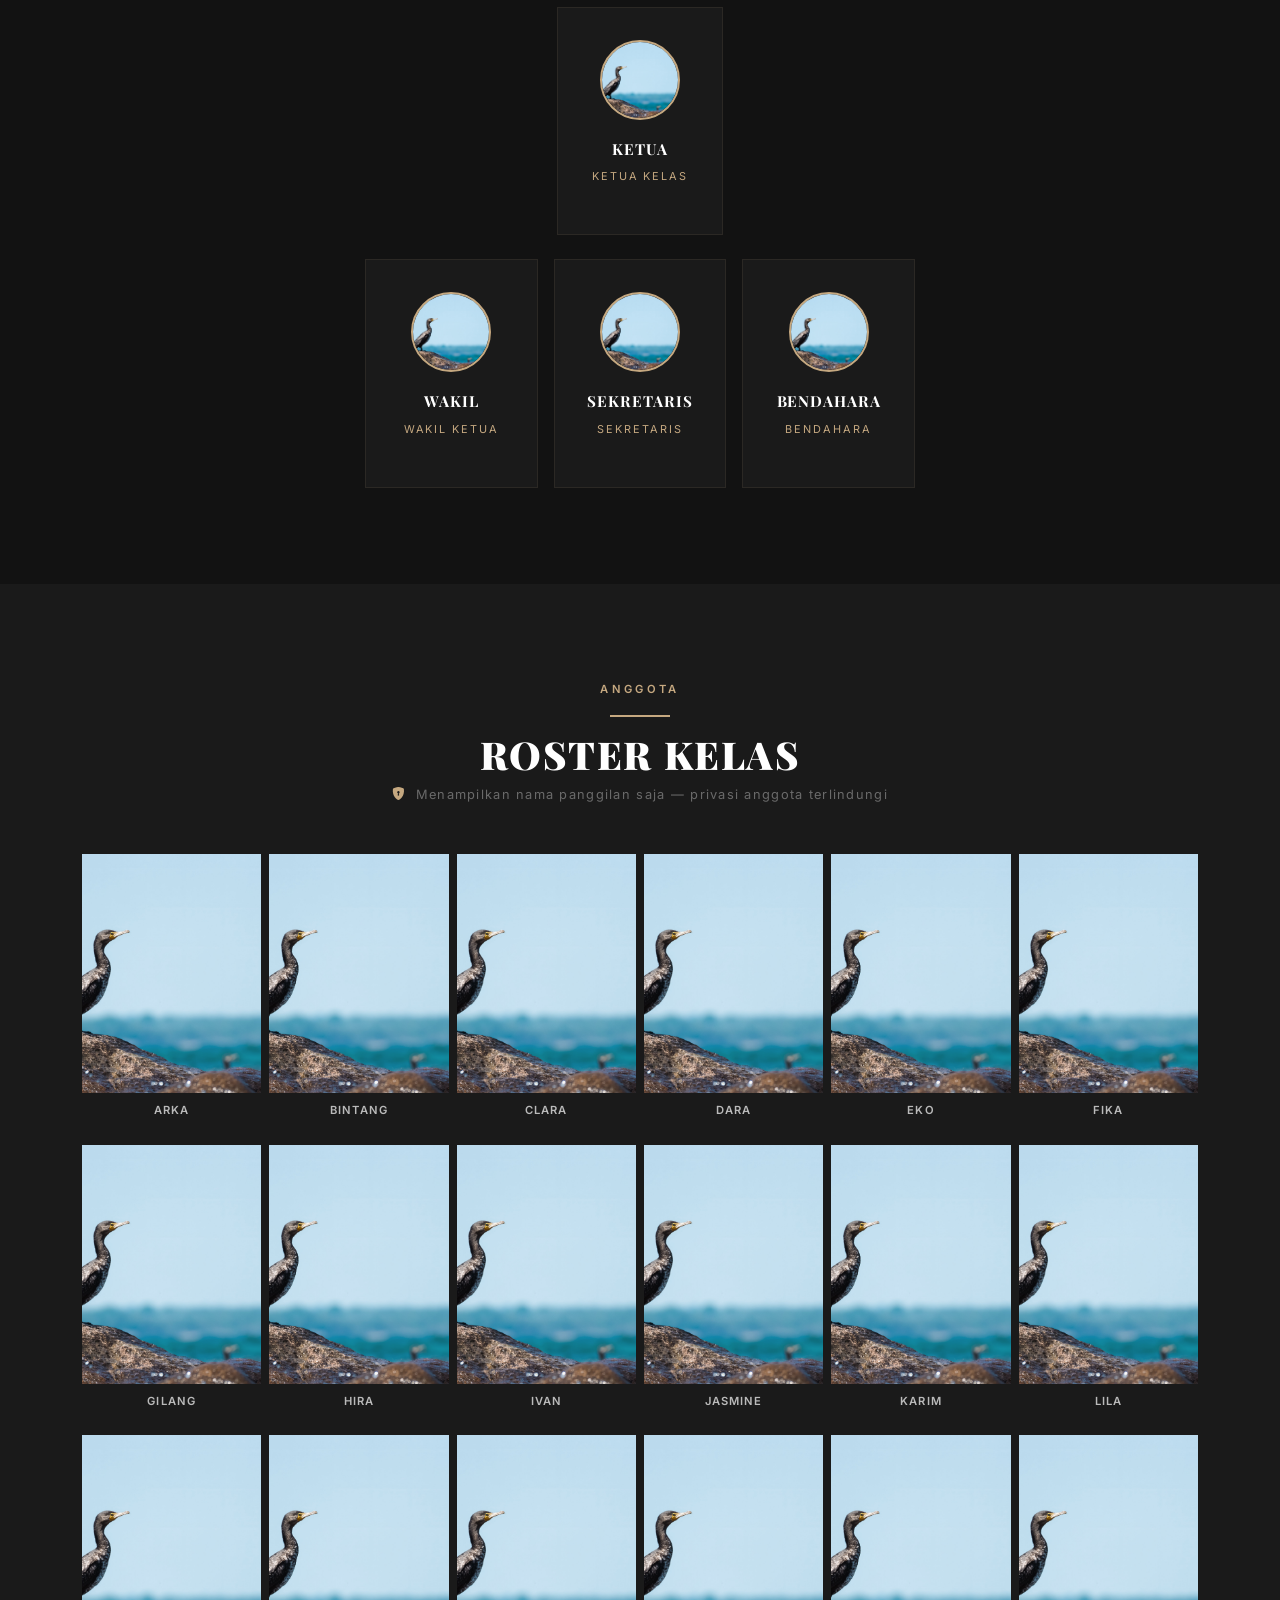
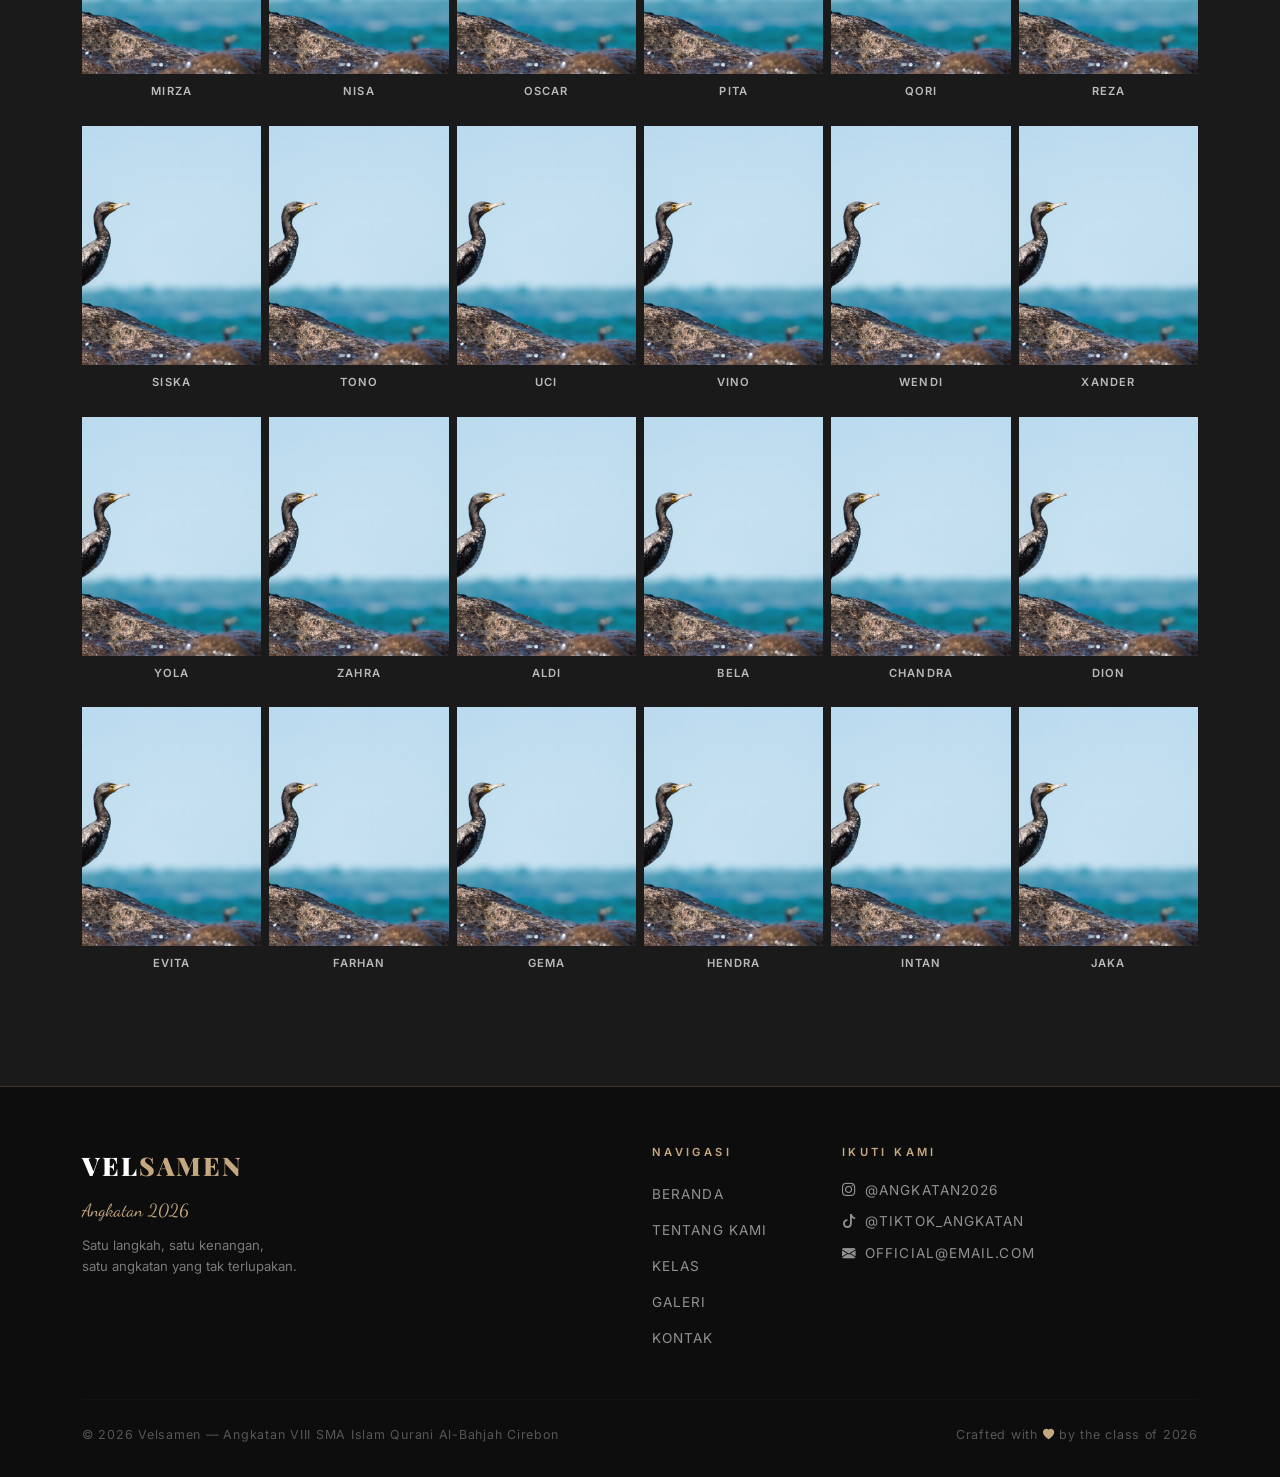
<file: kelas/xii-mipa2.html>
<!DOCTYPE html>
<html lang="id">
<head>
  <meta charset="UTF-8">
  <meta name="viewport" content="width=device-width, initial-scale=1.0">
  <title>XII MIPA 2 — Velsamen 2026</title>
  <link rel="stylesheet" href="../assets/css/bootstrap.min.css">
  <link rel="stylesheet" href="../assets/css/vendor/bootstrap-icons/bootstrap-icons.css">
  <link rel="stylesheet" href="../assets/css/global.css">
  <link rel="stylesheet" href="../assets/css/xii-mipa2.css">
</head>
<body>

  <div id="navbar-placeholder"></div>

  <div class="back-strip" style="padding-top:6rem;">
    <div class="container">
      <a class="back-link" href="../kelas.html">
        <i class="bi bi-arrow-left me-2"></i>Kembali ke Direktori Kelas
      </a>
    </div>
  </div>

  <!-- BANNER -->
  <section class="kelas-banner">
    <img src="../assets/img/kelas/XII%202/cover-xii-mipa2.jpg" alt="XII MIPA 2">
    <div class="overlay"></div>
    <div class="banner-content">
      <p class="banner-eyebrow"><i class="bi bi-star-fill me-2" style="font-size:0.55rem;"></i>Kelas &bull; XII MIPA 2 &bull; 2026</p>
      <h1 class="banner-title">XII<br>MIPA 2</h1>
      <p class="banner-slogan">"Kami beda, kami unik, kami tak tertandingi."</p>
    </div>
  </section>

  <!-- STORY & FACTS -->
  <section class="story-section section-padding">
    <div class="container">
      <div class="row gy-5 align-items-center">
        <div class="col-12 col-lg-7 pe-lg-5">
          <p class="section-label mb-2">Cerita Kami</p>
          <span class="accent-line mb-4"></span>
          <h2 class="text-uppercase mb-4" style="font-size:clamp(1.8rem,3vw,2.8rem);">Tentang XII MIPA 2</h2>
          <p style="font-size:0.95rem;color:rgba(255,255,255,0.65);line-height:1.85;margin-bottom:1.2rem;">
            XII MIPA 2 adalah paduan sempurna antara kecerdasan dan kreativitas. Kami bukan hanya
            kelas yang berprestasi di bidang akademis, tetapi juga menjadi motor penggerak seni
            dan budaya di sekolah ini.
          </p>
          <p style="font-size:0.95rem;color:rgba(255,255,255,0.65);line-height:1.85;margin-bottom:1.2rem;">
            Setiap individu di kelas ini memiliki cerita uniknya sendiri. Namun ketika kami berkumpul,
            kisah-kisah itu menyatu menjadi satu narasi besar yang penuh warna dan kehangatan.
          </p>
          <p style="font-size:0.95rem;color:rgba(255,255,255,0.65);line-height:1.85;">
            Dari malam belajar bersama hingga candaan di sela-sela pelajaran &mdash; XII MIPA 2
            adalah bukti bahwa belajar bisa menjadi petualangan paling menyenangkan.
          </p>
        </div>
        <div class="col-12 col-lg-5">
          <div class="row g-3">
            <div class="col-6"><div class="fact-card"><div class="fact-number">36</div><div class="fact-label">Anggota Kelas</div></div></div>
            <div class="col-6"><div class="fact-card"><div class="fact-number">3</div><div class="fact-label">Tahun Bersama</div></div></div>
            <div class="col-6"><div class="fact-card"><div class="fact-number">8+</div><div class="fact-label">Prestasi Seni</div></div></div>
            <div class="col-6"><div class="fact-card"><div class="fact-number">∞</div><div class="fact-label">Kenangan Abadi</div></div></div>
            <div class="col-12">
              <div class="fact-card">
                <i class="bi bi-palette-fill mb-2" style="font-size:1.4rem;color:var(--clr-accent);"></i>
                <div style="font-size:0.82rem;color:rgba(255,255,255,0.6);line-height:1.7;">
                  Juara I Lomba Seni Pertunjukan Sekolah<br>Pemenang Mading Terbaik 2 Tahun Berturut-turut
                </div>
              </div>
            </div>
          </div>
        </div>
      </div>
    </div>
  </section>

  <!-- STRUKTUR KELAS -->
  <section class="struktur-section section-padding">
    <div class="container">
      <div class="text-center mb-5">
        <p class="section-label mb-2">Kepengurusan</p>
        <span class="accent-line center mb-3"></span>
        <h2 class="text-uppercase" style="font-size:clamp(1.6rem,3vw,2.4rem);">Struktur Kelas</h2>
      </div>
      <div class="row justify-content-center mb-4">
        <div class="col-6 col-sm-4 col-md-3 col-lg-2">
          <div class="officer-card">
            <img src="../assets/img/temp/temp_img.jpg" alt="Ketua" class="officer-avatar">
            <p class="officer-name">Ketua</p>
            <p class="officer-role">Ketua Kelas</p>
          </div>
        </div>
      </div>
      <div class="row justify-content-center g-3">
        <div class="col-6 col-sm-4 col-md-3 col-lg-2">
          <div class="officer-card">
            <img src="../assets/img/temp/temp_img.jpg" alt="Wakil" class="officer-avatar">
            <p class="officer-name">Wakil</p>
            <p class="officer-role">Wakil Ketua</p>
          </div>
        </div>
        <div class="col-6 col-sm-4 col-md-3 col-lg-2">
          <div class="officer-card">
            <img src="../assets/img/temp/temp_img.jpg" alt="Sekretaris" class="officer-avatar">
            <p class="officer-name">Sekretaris</p>
            <p class="officer-role">Sekretaris</p>
          </div>
        </div>
        <div class="col-6 col-sm-4 col-md-3 col-lg-2">
          <div class="officer-card">
            <img src="../assets/img/temp/temp_img.jpg" alt="Bendahara" class="officer-avatar">
            <p class="officer-name">Bendahara</p>
            <p class="officer-role">Bendahara</p>
          </div>
        </div>
      </div>
    </div>
  </section>

  <!-- ROSTER -->
  <section class="roster-section section-padding">
    <div class="container">
      <div class="text-center mb-5">
        <p class="section-label mb-2">Anggota</p>
        <span class="accent-line center mb-3"></span>
        <h2 class="text-uppercase" style="font-size:clamp(1.6rem,3vw,2.4rem);">Roster Kelas</h2>
        <p class="mt-2" style="font-size:0.8rem;color:rgba(255,255,255,0.35);letter-spacing:0.1em;">
          <i class="bi bi-shield-lock-fill me-1" style="color:var(--clr-accent);"></i>
          Menampilkan nama panggilan saja &mdash; privasi anggota terlindungi
        </p>
      </div>
      <div class="row row-cols-3 row-cols-sm-4 row-cols-md-5 row-cols-lg-6 g-2">
        <div class="col"><div class="roster-item"><img src="../assets/img/temp/temp_img.jpg" alt="" class="roster-photo"><p class="roster-nickname">Arka</p></div></div>
        <div class="col"><div class="roster-item"><img src="../assets/img/temp/temp_img.jpg" alt="" class="roster-photo"><p class="roster-nickname">Bintang</p></div></div>
        <div class="col"><div class="roster-item"><img src="../assets/img/temp/temp_img.jpg" alt="" class="roster-photo"><p class="roster-nickname">Clara</p></div></div>
        <div class="col"><div class="roster-item"><img src="../assets/img/temp/temp_img.jpg" alt="" class="roster-photo"><p class="roster-nickname">Dara</p></div></div>
        <div class="col"><div class="roster-item"><img src="../assets/img/temp/temp_img.jpg" alt="" class="roster-photo"><p class="roster-nickname">Eko</p></div></div>
        <div class="col"><div class="roster-item"><img src="../assets/img/temp/temp_img.jpg" alt="" class="roster-photo"><p class="roster-nickname">Fika</p></div></div>
        <div class="col"><div class="roster-item"><img src="../assets/img/temp/temp_img.jpg" alt="" class="roster-photo"><p class="roster-nickname">Gilang</p></div></div>
        <div class="col"><div class="roster-item"><img src="../assets/img/temp/temp_img.jpg" alt="" class="roster-photo"><p class="roster-nickname">Hira</p></div></div>
        <div class="col"><div class="roster-item"><img src="../assets/img/temp/temp_img.jpg" alt="" class="roster-photo"><p class="roster-nickname">Ivan</p></div></div>
        <div class="col"><div class="roster-item"><img src="../assets/img/temp/temp_img.jpg" alt="" class="roster-photo"><p class="roster-nickname">Jasmine</p></div></div>
        <div class="col"><div class="roster-item"><img src="../assets/img/temp/temp_img.jpg" alt="" class="roster-photo"><p class="roster-nickname">Karim</p></div></div>
        <div class="col"><div class="roster-item"><img src="../assets/img/temp/temp_img.jpg" alt="" class="roster-photo"><p class="roster-nickname">Lila</p></div></div>
        <div class="col"><div class="roster-item"><img src="../assets/img/temp/temp_img.jpg" alt="" class="roster-photo"><p class="roster-nickname">Mirza</p></div></div>
        <div class="col"><div class="roster-item"><img src="../assets/img/temp/temp_img.jpg" alt="" class="roster-photo"><p class="roster-nickname">Nisa</p></div></div>
        <div class="col"><div class="roster-item"><img src="../assets/img/temp/temp_img.jpg" alt="" class="roster-photo"><p class="roster-nickname">Oscar</p></div></div>
        <div class="col"><div class="roster-item"><img src="../assets/img/temp/temp_img.jpg" alt="" class="roster-photo"><p class="roster-nickname">Pita</p></div></div>
        <div class="col"><div class="roster-item"><img src="../assets/img/temp/temp_img.jpg" alt="" class="roster-photo"><p class="roster-nickname">Qori</p></div></div>
        <div class="col"><div class="roster-item"><img src="../assets/img/temp/temp_img.jpg" alt="" class="roster-photo"><p class="roster-nickname">Reza</p></div></div>
        <div class="col"><div class="roster-item"><img src="../assets/img/temp/temp_img.jpg" alt="" class="roster-photo"><p class="roster-nickname">Siska</p></div></div>
        <div class="col"><div class="roster-item"><img src="../assets/img/temp/temp_img.jpg" alt="" class="roster-photo"><p class="roster-nickname">Tono</p></div></div>
        <div class="col"><div class="roster-item"><img src="../assets/img/temp/temp_img.jpg" alt="" class="roster-photo"><p class="roster-nickname">Uci</p></div></div>
        <div class="col"><div class="roster-item"><img src="../assets/img/temp/temp_img.jpg" alt="" class="roster-photo"><p class="roster-nickname">Vino</p></div></div>
        <div class="col"><div class="roster-item"><img src="../assets/img/temp/temp_img.jpg" alt="" class="roster-photo"><p class="roster-nickname">Wendi</p></div></div>
        <div class="col"><div class="roster-item"><img src="../assets/img/temp/temp_img.jpg" alt="" class="roster-photo"><p class="roster-nickname">Xander</p></div></div>
        <div class="col"><div class="roster-item"><img src="../assets/img/temp/temp_img.jpg" alt="" class="roster-photo"><p class="roster-nickname">Yola</p></div></div>
        <div class="col"><div class="roster-item"><img src="../assets/img/temp/temp_img.jpg" alt="" class="roster-photo"><p class="roster-nickname">Zahra</p></div></div>
        <div class="col"><div class="roster-item"><img src="../assets/img/temp/temp_img.jpg" alt="" class="roster-photo"><p class="roster-nickname">Aldi</p></div></div>
        <div class="col"><div class="roster-item"><img src="../assets/img/temp/temp_img.jpg" alt="" class="roster-photo"><p class="roster-nickname">Bela</p></div></div>
        <div class="col"><div class="roster-item"><img src="../assets/img/temp/temp_img.jpg" alt="" class="roster-photo"><p class="roster-nickname">Chandra</p></div></div>
        <div class="col"><div class="roster-item"><img src="../assets/img/temp/temp_img.jpg" alt="" class="roster-photo"><p class="roster-nickname">Dion</p></div></div>
        <div class="col"><div class="roster-item"><img src="../assets/img/temp/temp_img.jpg" alt="" class="roster-photo"><p class="roster-nickname">Evita</p></div></div>
        <div class="col"><div class="roster-item"><img src="../assets/img/temp/temp_img.jpg" alt="" class="roster-photo"><p class="roster-nickname">Farhan</p></div></div>
        <div class="col"><div class="roster-item"><img src="../assets/img/temp/temp_img.jpg" alt="" class="roster-photo"><p class="roster-nickname">Gema</p></div></div>
        <div class="col"><div class="roster-item"><img src="../assets/img/temp/temp_img.jpg" alt="" class="roster-photo"><p class="roster-nickname">Hendra</p></div></div>
        <div class="col"><div class="roster-item"><img src="../assets/img/temp/temp_img.jpg" alt="" class="roster-photo"><p class="roster-nickname">Intan</p></div></div>
        <div class="col"><div class="roster-item"><img src="../assets/img/temp/temp_img.jpg" alt="" class="roster-photo"><p class="roster-nickname">Jaka</p></div></div>
      </div>
    </div>
  </section>

  <div id="footer-placeholder"></div>

  <script src="../assets/js/jquery.min.js"></script>
  <script src="../assets/js/bootstrap.bundle.min.js"></script>
  <script src="../assets/js/global.js"></script>
</body>
</html>
</file>
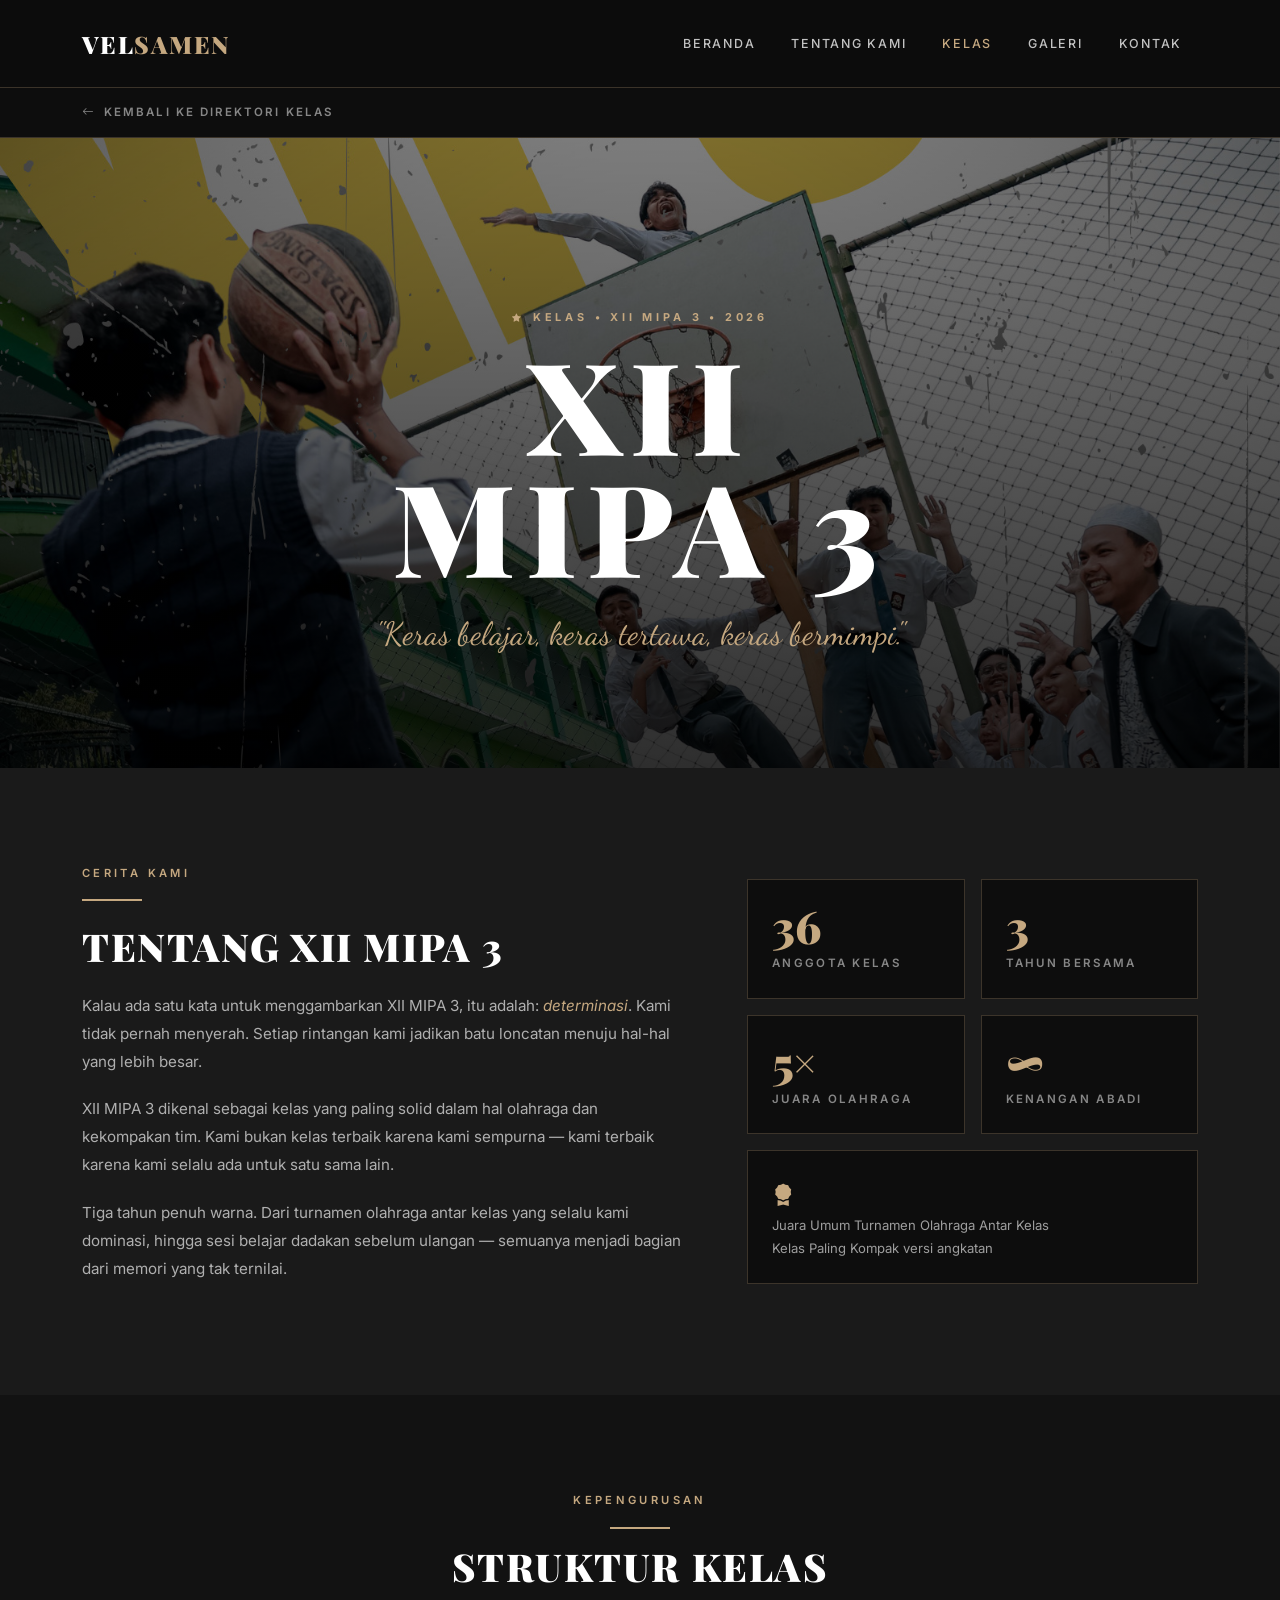
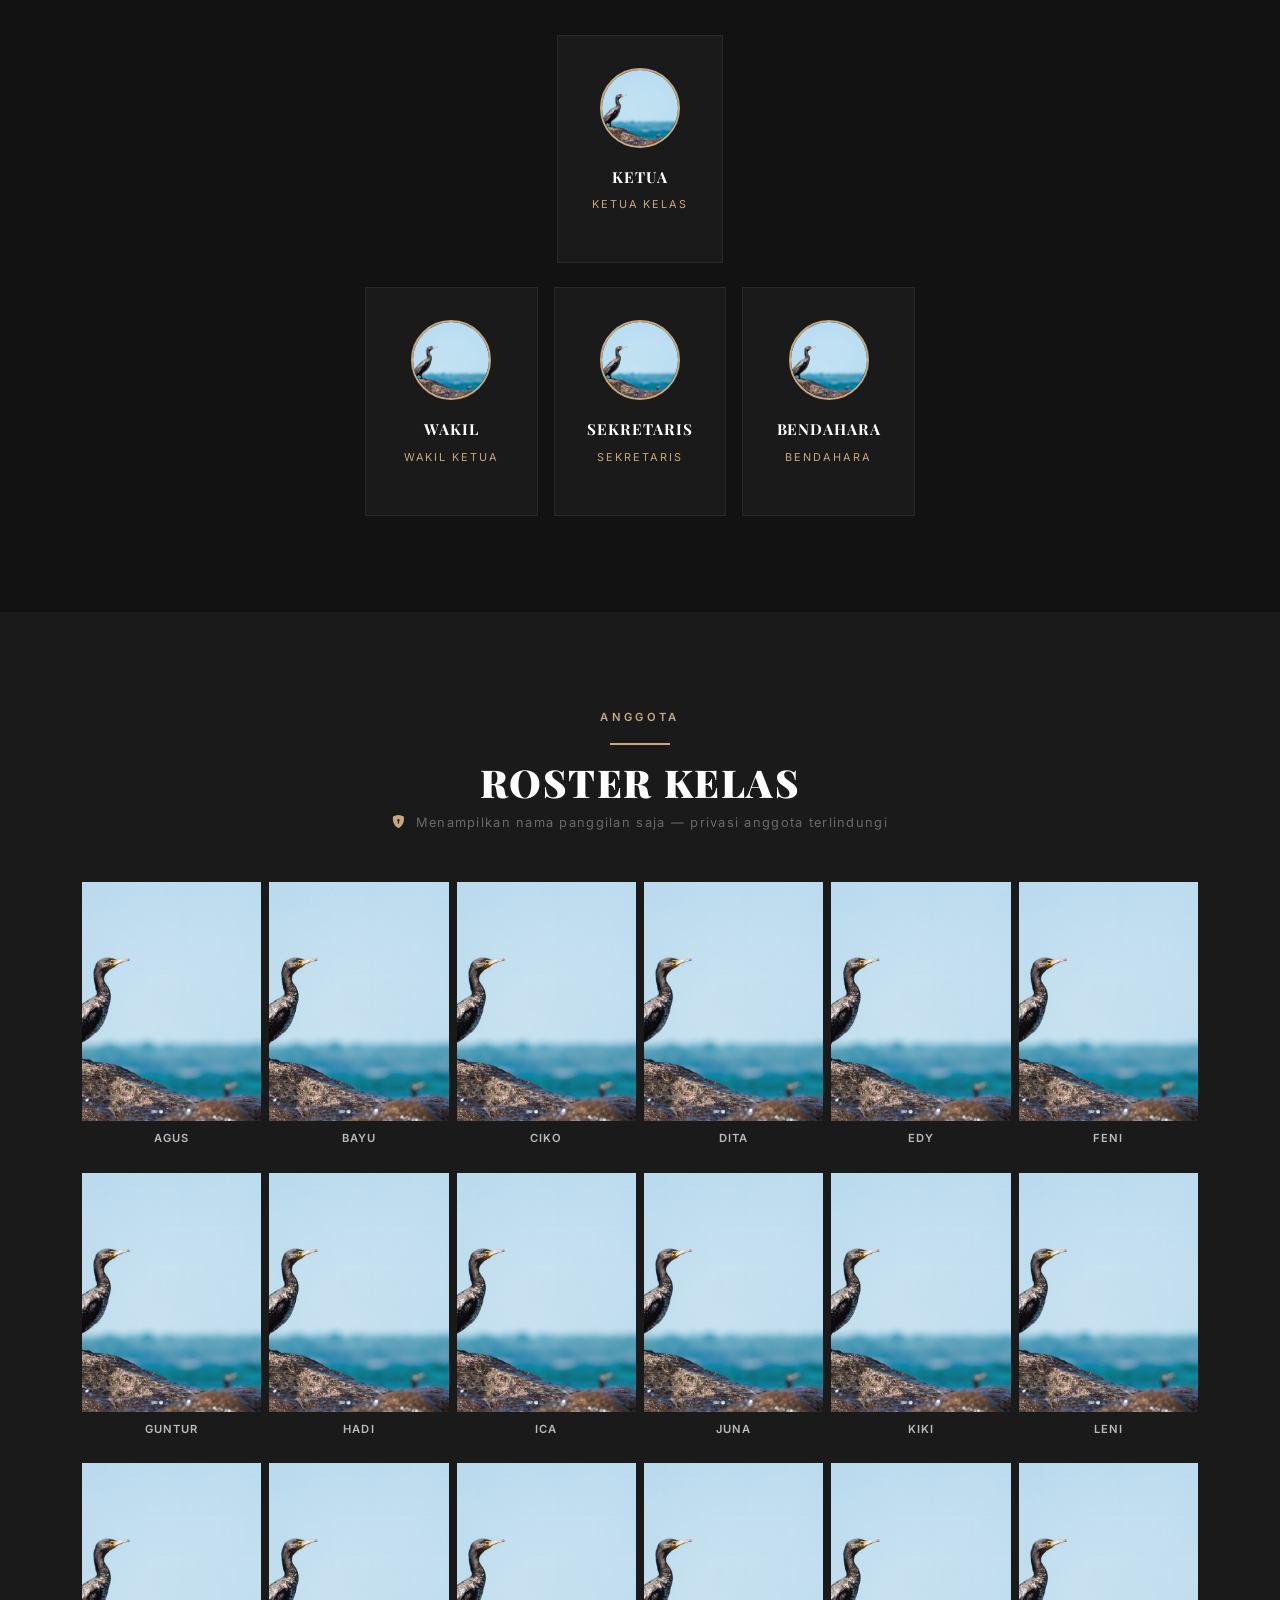
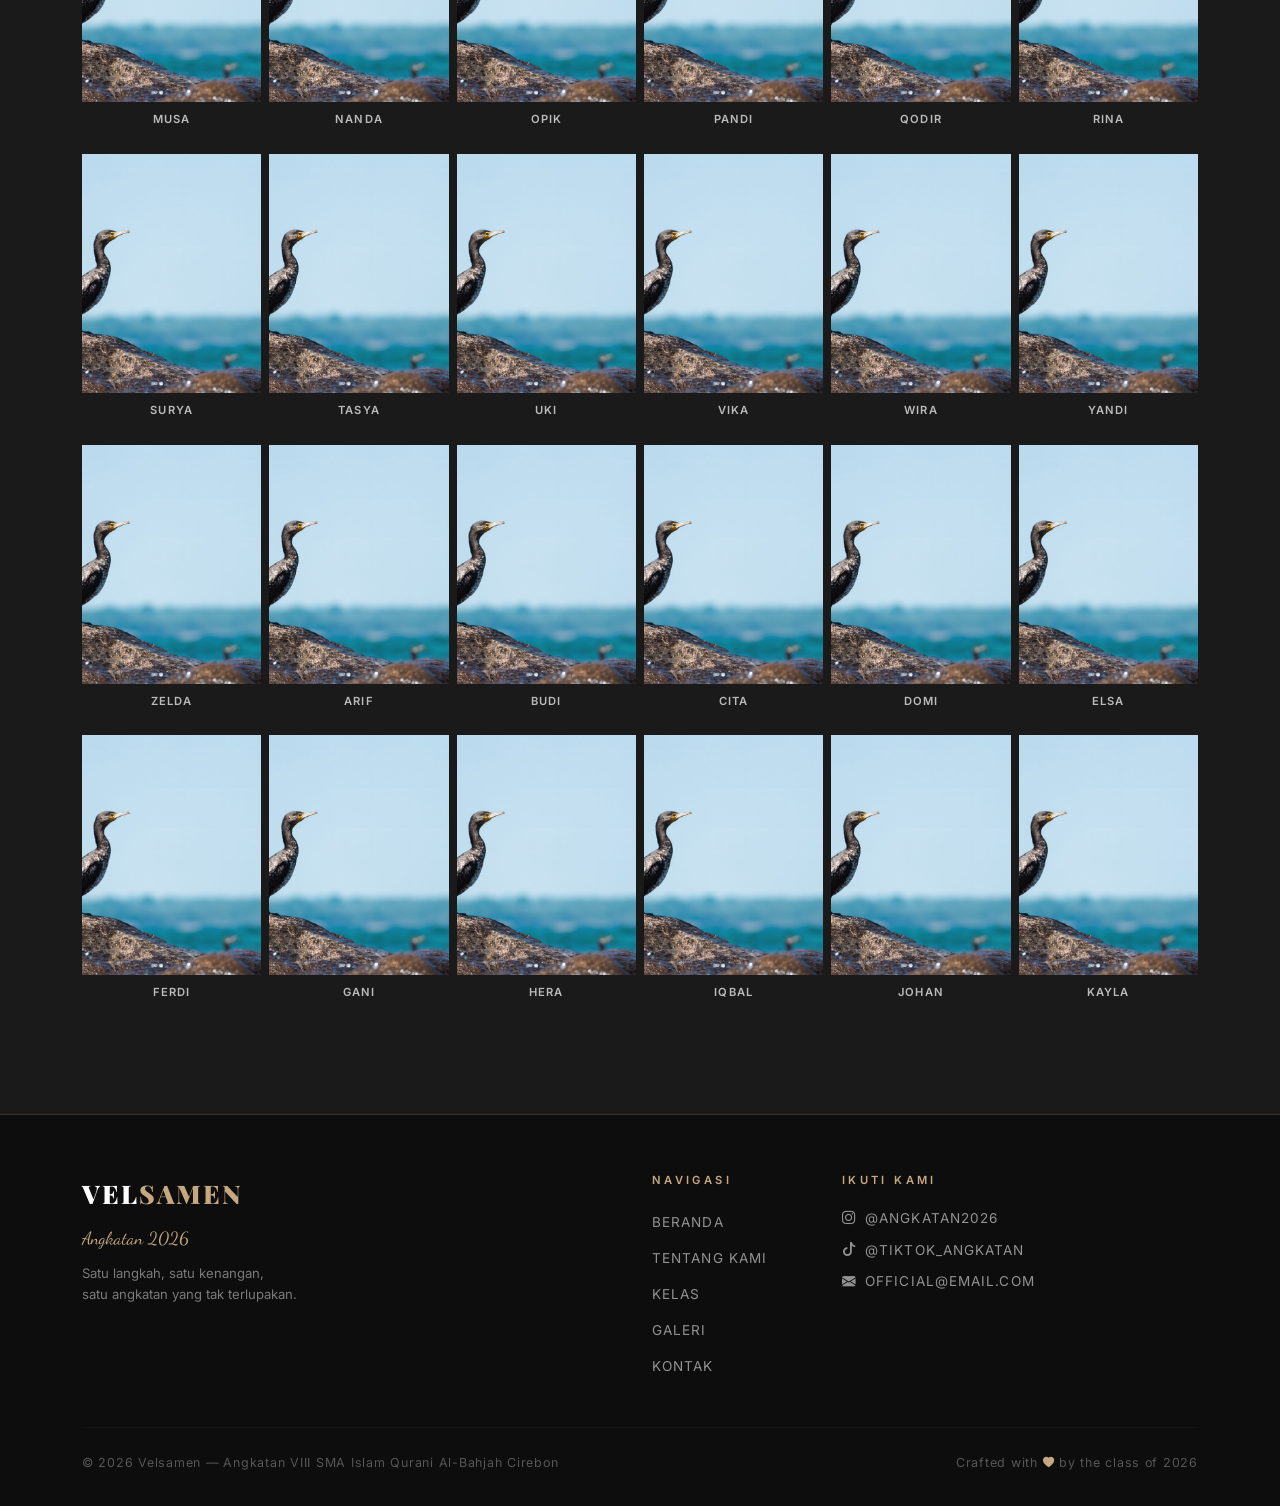
<file: kelas/xii-mipa3.html>
<!DOCTYPE html>
<html lang="id">
<head>
  <meta charset="UTF-8">
  <meta name="viewport" content="width=device-width, initial-scale=1.0">
  <title>XII MIPA 3 — Velsamen 2026</title>
  <link rel="stylesheet" href="../assets/css/bootstrap.min.css">
  <link rel="stylesheet" href="../assets/css/vendor/bootstrap-icons/bootstrap-icons.css">
  <link rel="stylesheet" href="../assets/css/global.css">
  <link rel="stylesheet" href="../assets/css/xii-mipa3.css">
</head>
<body>

  <div id="navbar-placeholder"></div>

  <div class="back-strip" style="padding-top:6rem;">
    <div class="container">
      <a class="back-link" href="../kelas.html">
        <i class="bi bi-arrow-left me-2"></i>Kembali ke Direktori Kelas
      </a>
    </div>
  </div>

  <!-- BANNER -->
  <section class="kelas-banner">
    <img src="../assets/img/kelas/XII%203/cover-xii-mipa3.jpg" alt="XII MIPA 3">
    <div class="overlay"></div>
    <div class="banner-content">
      <p class="banner-eyebrow"><i class="bi bi-star-fill me-2" style="font-size:0.55rem;"></i>Kelas &bull; XII MIPA 3 &bull; 2026</p>
      <h1 class="banner-title">XII<br>MIPA 3</h1>
      <p class="banner-slogan">"Keras belajar, keras tertawa, keras bermimpi."</p>
    </div>
  </section>

  <!-- STORY & FACTS -->
  <section class="story-section section-padding">
    <div class="container">
      <div class="row gy-5 align-items-center">
        <div class="col-12 col-lg-7 pe-lg-5">
          <p class="section-label mb-2">Cerita Kami</p>
          <span class="accent-line mb-4"></span>
          <h2 class="text-uppercase mb-4" style="font-size:clamp(1.8rem,3vw,2.8rem);">Tentang XII MIPA 3</h2>
          <p style="font-size:0.95rem;color:rgba(255,255,255,0.65);line-height:1.85;margin-bottom:1.2rem;">
            Kalau ada satu kata untuk menggambarkan XII MIPA 3, itu adalah: <em style="color:var(--clr-accent);">determinasi</em>.
            Kami tidak pernah menyerah. Setiap rintangan kami jadikan batu loncatan menuju hal-hal
            yang lebih besar.
          </p>
          <p style="font-size:0.95rem;color:rgba(255,255,255,0.65);line-height:1.85;margin-bottom:1.2rem;">
            XII MIPA 3 dikenal sebagai kelas yang paling solid dalam hal olahraga dan kekompakan tim.
            Kami bukan kelas terbaik karena kami sempurna &mdash; kami terbaik karena kami selalu
            ada untuk satu sama lain.
          </p>
          <p style="font-size:0.95rem;color:rgba(255,255,255,0.65);line-height:1.85;">
            Tiga tahun penuh warna. Dari turnamen olahraga antar kelas yang selalu kami dominasi,
            hingga sesi belajar dadakan sebelum ulangan &mdash; semuanya menjadi bagian dari memori
            yang tak ternilai.
          </p>
        </div>
        <div class="col-12 col-lg-5">
          <div class="row g-3">
            <div class="col-6"><div class="fact-card"><div class="fact-number">36</div><div class="fact-label">Anggota Kelas</div></div></div>
            <div class="col-6"><div class="fact-card"><div class="fact-number">3</div><div class="fact-label">Tahun Bersama</div></div></div>
            <div class="col-6"><div class="fact-card"><div class="fact-number">5×</div><div class="fact-label">Juara Olahraga</div></div></div>
            <div class="col-6"><div class="fact-card"><div class="fact-number">∞</div><div class="fact-label">Kenangan Abadi</div></div></div>
            <div class="col-12">
              <div class="fact-card">
                <i class="bi bi-award-fill mb-2" style="font-size:1.4rem;color:var(--clr-accent);"></i>
                <div style="font-size:0.82rem;color:rgba(255,255,255,0.6);line-height:1.7;">
                  Juara Umum Turnamen Olahraga Antar Kelas<br>Kelas Paling Kompak versi angkatan
                </div>
              </div>
            </div>
          </div>
        </div>
      </div>
    </div>
  </section>

  <!-- STRUKTUR KELAS -->
  <section class="struktur-section section-padding">
    <div class="container">
      <div class="text-center mb-5">
        <p class="section-label mb-2">Kepengurusan</p>
        <span class="accent-line center mb-3"></span>
        <h2 class="text-uppercase" style="font-size:clamp(1.6rem,3vw,2.4rem);">Struktur Kelas</h2>
      </div>
      <div class="row justify-content-center mb-4">
        <div class="col-6 col-sm-4 col-md-3 col-lg-2">
          <div class="officer-card">
            <img src="../assets/img/temp/temp_img.jpg" alt="Ketua" class="officer-avatar">
            <p class="officer-name">Ketua</p>
            <p class="officer-role">Ketua Kelas</p>
          </div>
        </div>
      </div>
      <div class="row justify-content-center g-3">
        <div class="col-6 col-sm-4 col-md-3 col-lg-2">
          <div class="officer-card">
            <img src="../assets/img/temp/temp_img.jpg" alt="Wakil" class="officer-avatar">
            <p class="officer-name">Wakil</p>
            <p class="officer-role">Wakil Ketua</p>
          </div>
        </div>
        <div class="col-6 col-sm-4 col-md-3 col-lg-2">
          <div class="officer-card">
            <img src="../assets/img/temp/temp_img.jpg" alt="Sekretaris" class="officer-avatar">
            <p class="officer-name">Sekretaris</p>
            <p class="officer-role">Sekretaris</p>
          </div>
        </div>
        <div class="col-6 col-sm-4 col-md-3 col-lg-2">
          <div class="officer-card">
            <img src="../assets/img/temp/temp_img.jpg" alt="Bendahara" class="officer-avatar">
            <p class="officer-name">Bendahara</p>
            <p class="officer-role">Bendahara</p>
          </div>
        </div>
      </div>
    </div>
  </section>

  <!-- ROSTER -->
  <section class="roster-section section-padding">
    <div class="container">
      <div class="text-center mb-5">
        <p class="section-label mb-2">Anggota</p>
        <span class="accent-line center mb-3"></span>
        <h2 class="text-uppercase" style="font-size:clamp(1.6rem,3vw,2.4rem);">Roster Kelas</h2>
        <p class="mt-2" style="font-size:0.8rem;color:rgba(255,255,255,0.35);letter-spacing:0.1em;">
          <i class="bi bi-shield-lock-fill me-1" style="color:var(--clr-accent);"></i>
          Menampilkan nama panggilan saja &mdash; privasi anggota terlindungi
        </p>
      </div>
      <div class="row row-cols-3 row-cols-sm-4 row-cols-md-5 row-cols-lg-6 g-2">
        <div class="col"><div class="roster-item"><img src="../assets/img/temp/temp_img.jpg" alt="" class="roster-photo"><p class="roster-nickname">Agus</p></div></div>
        <div class="col"><div class="roster-item"><img src="../assets/img/temp/temp_img.jpg" alt="" class="roster-photo"><p class="roster-nickname">Bayu</p></div></div>
        <div class="col"><div class="roster-item"><img src="../assets/img/temp/temp_img.jpg" alt="" class="roster-photo"><p class="roster-nickname">Ciko</p></div></div>
        <div class="col"><div class="roster-item"><img src="../assets/img/temp/temp_img.jpg" alt="" class="roster-photo"><p class="roster-nickname">Dita</p></div></div>
        <div class="col"><div class="roster-item"><img src="../assets/img/temp/temp_img.jpg" alt="" class="roster-photo"><p class="roster-nickname">Edy</p></div></div>
        <div class="col"><div class="roster-item"><img src="../assets/img/temp/temp_img.jpg" alt="" class="roster-photo"><p class="roster-nickname">Feni</p></div></div>
        <div class="col"><div class="roster-item"><img src="../assets/img/temp/temp_img.jpg" alt="" class="roster-photo"><p class="roster-nickname">Guntur</p></div></div>
        <div class="col"><div class="roster-item"><img src="../assets/img/temp/temp_img.jpg" alt="" class="roster-photo"><p class="roster-nickname">Hadi</p></div></div>
        <div class="col"><div class="roster-item"><img src="../assets/img/temp/temp_img.jpg" alt="" class="roster-photo"><p class="roster-nickname">Ica</p></div></div>
        <div class="col"><div class="roster-item"><img src="../assets/img/temp/temp_img.jpg" alt="" class="roster-photo"><p class="roster-nickname">Juna</p></div></div>
        <div class="col"><div class="roster-item"><img src="../assets/img/temp/temp_img.jpg" alt="" class="roster-photo"><p class="roster-nickname">Kiki</p></div></div>
        <div class="col"><div class="roster-item"><img src="../assets/img/temp/temp_img.jpg" alt="" class="roster-photo"><p class="roster-nickname">Leni</p></div></div>
        <div class="col"><div class="roster-item"><img src="../assets/img/temp/temp_img.jpg" alt="" class="roster-photo"><p class="roster-nickname">Musa</p></div></div>
        <div class="col"><div class="roster-item"><img src="../assets/img/temp/temp_img.jpg" alt="" class="roster-photo"><p class="roster-nickname">Nanda</p></div></div>
        <div class="col"><div class="roster-item"><img src="../assets/img/temp/temp_img.jpg" alt="" class="roster-photo"><p class="roster-nickname">Opik</p></div></div>
        <div class="col"><div class="roster-item"><img src="../assets/img/temp/temp_img.jpg" alt="" class="roster-photo"><p class="roster-nickname">Pandi</p></div></div>
        <div class="col"><div class="roster-item"><img src="../assets/img/temp/temp_img.jpg" alt="" class="roster-photo"><p class="roster-nickname">Qodir</p></div></div>
        <div class="col"><div class="roster-item"><img src="../assets/img/temp/temp_img.jpg" alt="" class="roster-photo"><p class="roster-nickname">Rina</p></div></div>
        <div class="col"><div class="roster-item"><img src="../assets/img/temp/temp_img.jpg" alt="" class="roster-photo"><p class="roster-nickname">Surya</p></div></div>
        <div class="col"><div class="roster-item"><img src="../assets/img/temp/temp_img.jpg" alt="" class="roster-photo"><p class="roster-nickname">Tasya</p></div></div>
        <div class="col"><div class="roster-item"><img src="../assets/img/temp/temp_img.jpg" alt="" class="roster-photo"><p class="roster-nickname">Uki</p></div></div>
        <div class="col"><div class="roster-item"><img src="../assets/img/temp/temp_img.jpg" alt="" class="roster-photo"><p class="roster-nickname">Vika</p></div></div>
        <div class="col"><div class="roster-item"><img src="../assets/img/temp/temp_img.jpg" alt="" class="roster-photo"><p class="roster-nickname">Wira</p></div></div>
        <div class="col"><div class="roster-item"><img src="../assets/img/temp/temp_img.jpg" alt="" class="roster-photo"><p class="roster-nickname">Yandi</p></div></div>
        <div class="col"><div class="roster-item"><img src="../assets/img/temp/temp_img.jpg" alt="" class="roster-photo"><p class="roster-nickname">Zelda</p></div></div>
        <div class="col"><div class="roster-item"><img src="../assets/img/temp/temp_img.jpg" alt="" class="roster-photo"><p class="roster-nickname">Arif</p></div></div>
        <div class="col"><div class="roster-item"><img src="../assets/img/temp/temp_img.jpg" alt="" class="roster-photo"><p class="roster-nickname">Budi</p></div></div>
        <div class="col"><div class="roster-item"><img src="../assets/img/temp/temp_img.jpg" alt="" class="roster-photo"><p class="roster-nickname">Cita</p></div></div>
        <div class="col"><div class="roster-item"><img src="../assets/img/temp/temp_img.jpg" alt="" class="roster-photo"><p class="roster-nickname">Domi</p></div></div>
        <div class="col"><div class="roster-item"><img src="../assets/img/temp/temp_img.jpg" alt="" class="roster-photo"><p class="roster-nickname">Elsa</p></div></div>
        <div class="col"><div class="roster-item"><img src="../assets/img/temp/temp_img.jpg" alt="" class="roster-photo"><p class="roster-nickname">Ferdi</p></div></div>
        <div class="col"><div class="roster-item"><img src="../assets/img/temp/temp_img.jpg" alt="" class="roster-photo"><p class="roster-nickname">Gani</p></div></div>
        <div class="col"><div class="roster-item"><img src="../assets/img/temp/temp_img.jpg" alt="" class="roster-photo"><p class="roster-nickname">Hera</p></div></div>
        <div class="col"><div class="roster-item"><img src="../assets/img/temp/temp_img.jpg" alt="" class="roster-photo"><p class="roster-nickname">Iqbal</p></div></div>
        <div class="col"><div class="roster-item"><img src="../assets/img/temp/temp_img.jpg" alt="" class="roster-photo"><p class="roster-nickname">Johan</p></div></div>
        <div class="col"><div class="roster-item"><img src="../assets/img/temp/temp_img.jpg" alt="" class="roster-photo"><p class="roster-nickname">Kayla</p></div></div>
      </div>
    </div>
  </section>

  <div id="footer-placeholder"></div>

  <script src="../assets/js/jquery.min.js"></script>
  <script src="../assets/js/bootstrap.bundle.min.js"></script>
  <script src="../assets/js/global.js"></script>
</body>
</html>
</file>
<file: assets/css/global.css>
/* =========================================
   GLOBAL.CSS — Velsamen Angkatan 2026
   Base variables, typography, shared rules
   ========================================= */

@import url('https://fonts.googleapis.com/css2?family=Playfair+Display:wght@700;900&family=Dancing+Script:wght@400;600&family=Inter:wght@300;400;500;600&display=swap');

/* --- CSS Variables --- */
:root {
  --clr-bg-dark:    #121212;
  --clr-bg-dark2:   #1a1a1a;
  --clr-bg-dark3:   #0d0d0d;
  --clr-white:      #ffffff;
  --clr-light:      #f5f5f5;
  --clr-accent:     #C5A880;
  --clr-accent2:    #D4AF37;
  --clr-text-dark:  #111111;
  --clr-text-muted: #888888;
  --clr-border:     rgba(197,168,128,0.25);
  --font-heading:   'Playfair Display', Georgia, serif;
  --font-script:    'Dancing Script', cursive;
  --font-body:      'Inter', Helvetica, Arial, sans-serif;
  --transition:     all 0.35s ease;
}

/* --- Base Reset & Body --- */
*, *::before, *::after { box-sizing: border-box; }

html { scroll-behavior: smooth; }

body {
  font-family: var(--font-body);
  background-color: var(--clr-bg-dark);
  color: var(--clr-white);
  line-height: 1.75;
  font-size: 1rem;
  overflow-x: hidden;
}

/* --- Typography --- */
h1, h2, h3, h4, h5, h6 {
  font-family: var(--font-heading);
  font-weight: 900;
  letter-spacing: 0.04em;
  line-height: 1.1;
}

.text-script {
  font-family: var(--font-script);
  font-weight: 400;
  color: var(--clr-accent);
  font-size: 1.4em;
}

.text-accent { color: var(--clr-accent); }
.text-accent2 { color: var(--clr-accent2); }

/* --- Section Utilities --- */
.section-dark {
  background-color: var(--clr-bg-dark);
  color: var(--clr-white);
}

.section-dark2 {
  background-color: var(--clr-bg-dark2);
  color: var(--clr-white);
}

.section-dark3 {
  background-color: var(--clr-bg-dark3);
  color: var(--clr-white);
}

.section-white {
  background-color: var(--clr-white);
  color: var(--clr-text-dark);
}

.section-padding {
  padding-top: 6rem;
  padding-bottom: 6rem;
}

/* --- Divider Line --- */
.accent-line {
  display: block;
  width: 60px;
  height: 2px;
  background: var(--clr-accent);
  margin: 1rem 0;
}

.accent-line.center { margin: 1rem auto; }

/* --- Buttons --- */
.btn-accent {
  background-color: var(--clr-accent);
  color: var(--clr-text-dark);
  border: none;
  font-family: var(--font-body);
  font-weight: 600;
  text-transform: uppercase;
  letter-spacing: 0.12em;
  padding: 0.75rem 2.2rem;
  border-radius: 0;
  transition: var(--transition);
}

.btn-accent:hover {
  background-color: var(--clr-accent2);
  color: var(--clr-text-dark);
  transform: translateY(-2px);
}

.btn-outline-accent {
  background: transparent;
  color: var(--clr-accent);
  border: 1.5px solid var(--clr-accent);
  font-family: var(--font-body);
  font-weight: 600;
  text-transform: uppercase;
  letter-spacing: 0.12em;
  padding: 0.75rem 2.2rem;
  border-radius: 0;
  transition: var(--transition);
}

.btn-outline-accent:hover {
  background-color: var(--clr-accent);
  color: var(--clr-text-dark);
}

.btn-outline-white {
  background: transparent;
  color: var(--clr-white);
  border: 1.5px solid var(--clr-white);
  font-family: var(--font-body);
  font-weight: 600;
  text-transform: uppercase;
  letter-spacing: 0.12em;
  padding: 0.75rem 2.2rem;
  border-radius: 0;
  transition: var(--transition);
}

.btn-outline-white:hover {
  background-color: var(--clr-white);
  color: var(--clr-text-dark);
}

/* --- Navbar (injected via global.js) --- */
#navbar-placeholder .navbar {
  background-color: rgba(13,13,13,0.96);
  backdrop-filter: blur(12px);
  border-bottom: 1px solid var(--clr-border);
  padding: 1.1rem 0;
  transition: var(--transition);
}

#navbar-placeholder .navbar-brand {
  font-family: var(--font-heading);
  font-size: 1.5rem;
  font-weight: 900;
  color: var(--clr-white);
  letter-spacing: 0.06em;
  text-transform: uppercase;
}

#navbar-placeholder .navbar-brand span {
  color: var(--clr-accent);
}

#navbar-placeholder .nav-link {
  font-family: var(--font-body);
  font-size: 0.78rem;
  font-weight: 500;
  color: rgba(255,255,255,0.75) !important;
  text-transform: uppercase;
  letter-spacing: 0.14em;
  padding: 0.4rem 1rem !important;
  transition: var(--transition);
}

#navbar-placeholder .nav-link:hover,
#navbar-placeholder .nav-link.active {
  color: var(--clr-accent) !important;
}

#navbar-placeholder .navbar-toggler {
  border-color: var(--clr-border);
}

#navbar-placeholder .navbar-toggler-icon {
  background-image: url("data:image/svg+xml,%3csvg xmlns='http://www.w3.org/2000/svg' viewBox='0 0 30 30'%3e%3cpath stroke='rgba%28197%2C168%2C128%2C1%29' stroke-linecap='round' stroke-miterlimit='10' stroke-width='2' d='M4 7h22M4 15h22M4 23h22'/%3e%3c/svg%3e");
}

/* --- Footer (injected via global.js) --- */
#footer-placeholder footer {
  background-color: var(--clr-bg-dark3);
  border-top: 1px solid var(--clr-border);
  padding: 3.5rem 0 2rem;
}

#footer-placeholder .footer-brand {
  font-family: var(--font-heading);
  font-size: 1.6rem;
  font-weight: 900;
  color: var(--clr-white);
  text-transform: uppercase;
  letter-spacing: 0.08em;
}

#footer-placeholder .footer-brand span {
  color: var(--clr-accent);
}

#footer-placeholder .footer-link {
  color: rgba(255,255,255,0.55);
  text-decoration: none;
  font-size: 0.85rem;
  letter-spacing: 0.08em;
  text-transform: uppercase;
  transition: var(--transition);
}

#footer-placeholder .footer-link:hover {
  color: var(--clr-accent);
}

#footer-placeholder .footer-copy {
  font-size: 0.78rem;
  color: rgba(255,255,255,0.3);
  letter-spacing: 0.06em;
}

/* --- Image Utilities --- */
.img-cover {
  width: 100%;
  height: 100%;
  object-fit: cover;
  object-position: center;
  display: block;
}

/* --- Section Label --- */
.section-label {
  font-size: 0.7rem;
  font-weight: 600;
  text-transform: uppercase;
  letter-spacing: 0.3em;
  color: var(--clr-accent);
}

/* --- Scrollbar --- */
::-webkit-scrollbar { width: 5px; }
::-webkit-scrollbar-track { background: var(--clr-bg-dark3); }
::-webkit-scrollbar-thumb { background: var(--clr-accent); border-radius: 3px; }

/* --- Selection --- */
::selection {
  background-color: var(--clr-accent);
  color: var(--clr-text-dark);
}

/* --- Page Loading Fade --- */
body { animation: fadeIn 0.4s ease; }
@keyframes fadeIn { from { opacity: 0; } to { opacity: 1; } }
</file>
<file: assets/css/index.css>
/* =========================================
   INDEX.CSS — Homepage specific styles
   ========================================= */

/* --- Hero Section --- */
.hero-section {
  min-height: 100vh;
  background-color: var(--clr-bg-dark3);
  padding-top: 7rem;
  padding-bottom: 4rem;
  position: relative;
  overflow: hidden;
}

.hero-section::before {
  content: '';
  position: absolute;
  inset: 0;
  background: radial-gradient(ellipse at 70% 50%, rgba(197,168,128,0.06) 0%, transparent 65%);
  pointer-events: none;
}

.hero-eyebrow {
  font-size: 0.7rem;
  font-weight: 600;
  text-transform: uppercase;
  letter-spacing: 0.35em;
  color: var(--clr-accent);
}

.hero-title {
  font-family: var(--font-heading);
  font-size: clamp(3rem, 7vw, 6.5rem);
  font-weight: 900;
  text-transform: uppercase;
  letter-spacing: 0.02em;
  line-height: 1.0;
  color: var(--clr-white);
}

.hero-title em {
  font-style: italic;
  color: var(--clr-accent);
}

.hero-subtitle {
  font-size: 0.95rem;
  line-height: 1.8;
  color: rgba(255,255,255,0.6);
  max-width: 420px;
}

.hero-img-wrap {
  position: relative;
}

.hero-img-wrap::before {
  content: '';
  position: absolute;
  top: -20px;
  right: -20px;
  width: 100%;
  height: 100%;
  border: 1.5px solid var(--clr-accent);
  opacity: 0.3;
  z-index: 0;
}

.hero-img-wrap img {
  position: relative;
  z-index: 1;
  width: 100%;
  max-height: 520px;
  object-fit: cover;
  object-position: top center;
}

.hero-scroll-hint {
  position: absolute;
  bottom: 2rem;
  left: 50%;
  transform: translateX(-50%);
  display: flex;
  flex-direction: column;
  align-items: center;
  gap: 0.4rem;
  font-size: 0.65rem;
  letter-spacing: 0.2em;
  text-transform: uppercase;
  color: rgba(255,255,255,0.3);
  animation: scrollBounce 2s infinite;
}

@keyframes scrollBounce {
  0%, 100% { transform: translateX(-50%) translateY(0); }
  50% { transform: translateX(-50%) translateY(6px); }
}

/* --- Stats / Break Section --- */
.stats-section {
  background-color: var(--clr-white);
  color: var(--clr-text-dark);
  padding: 4rem 0;
}

.stat-item {
  text-align: center;
  padding: 1.5rem 2rem;
}

.stat-number {
  font-family: var(--font-heading);
  font-size: clamp(2.8rem, 5vw, 4.5rem);
  font-weight: 900;
  color: var(--clr-text-dark);
  line-height: 1;
  letter-spacing: 0.02em;
}

.stat-label {
  font-size: 0.75rem;
  font-weight: 600;
  text-transform: uppercase;
  letter-spacing: 0.25em;
  color: #555;
  margin-top: 0.5rem;
}

.stat-divider {
  width: 1px;
  height: 80px;
  background: #ddd;
  margin: auto;
}

/* --- Sambutan Section --- */
.sambutan-section {
  background-color: var(--clr-bg-dark2);
}

.sambutan-img-wrap {
  position: relative;
  padding-bottom: 2rem;
}

.sambutan-img-wrap img {
  width: 100%;
  aspect-ratio: 3/4;
  object-fit: cover;
  object-position: top;
}

.sambutan-img-wrap::after {
  content: '"';
  font-family: var(--font-heading);
  font-size: 20rem;
  font-weight: 900;
  color: var(--clr-accent);
  opacity: 0.06;
  position: absolute;
  bottom: -3rem;
  right: -1rem;
  line-height: 1;
  pointer-events: none;
}

.sambutan-quote {
  font-family: var(--font-script);
  font-size: 1.5rem;
  color: var(--clr-accent);
  line-height: 1.5;
}

.sambutan-body {
  font-size: 0.95rem;
  line-height: 1.85;
  color: rgba(255,255,255,0.7);
}

.sambutan-sig {
  border-top: 1px solid var(--clr-border);
  padding-top: 1.2rem;
  margin-top: 1.5rem;
}

.sambutan-sig strong {
  font-family: var(--font-heading);
  font-size: 1rem;
  letter-spacing: 0.06em;
}

.sambutan-sig span {
  font-size: 0.78rem;
  color: var(--clr-accent);
  text-transform: uppercase;
  letter-spacing: 0.12em;
}

/* --- Tagline Section (Dark bold block) --- */
.tagline-section {
  background-color: var(--clr-bg-dark3);
  padding: 7rem 0;
  position: relative;
  overflow: hidden;
}

.tagline-section::before {
  content: '2026';
  font-family: var(--font-heading);
  font-size: 22vw;
  font-weight: 900;
  color: rgba(255,255,255,0.02);
  position: absolute;
  top: 50%;
  left: 50%;
  transform: translate(-50%, -50%);
  white-space: nowrap;
  pointer-events: none;
  user-select: none;
}

.tagline-text {
  font-family: var(--font-heading);
  font-size: clamp(2rem, 5vw, 4rem);
  font-weight: 900;
  text-transform: uppercase;
  letter-spacing: 0.05em;
  line-height: 1.1;
}

/* --- Preview Kelas Section --- */
.preview-kelas-section {
  background-color: var(--clr-bg-dark2);
}

.kelas-card-mini {
  position: relative;
  overflow: hidden;
  cursor: pointer;
}

.kelas-card-mini img {
  width: 100%;
  height: 260px;
  object-fit: cover;
  transition: transform 0.5s ease;
  display: block;
}

.kelas-card-mini:hover img {
  transform: scale(1.06);
}

.kelas-card-mini .card-label {
  position: absolute;
  bottom: 0;
  left: 0;
  right: 0;
  background: linear-gradient(to top, rgba(0,0,0,0.85) 0%, transparent 100%);
  padding: 2rem 1.2rem 1.2rem;
  color: var(--clr-white);
}

.kelas-card-mini .card-name {
  font-family: var(--font-heading);
  font-size: 1.1rem;
  font-weight: 900;
  text-transform: uppercase;
  letter-spacing: 0.1em;
  margin: 0;
}

.kelas-card-mini .card-arrow {
  color: var(--clr-accent);
  font-size: 1.2rem;
  transition: transform 0.25s;
}

.kelas-card-mini:hover .card-arrow {
  transform: translateX(5px);
}
</file>
<file: assets/css/about.css>
/* =========================================
   ABOUT.CSS — Tentang Kami page styles
   ========================================= */

/* --- Page Hero Banner --- */
.about-hero {
  min-height: 55vh;
  background-color: var(--clr-bg-dark3);
  display: flex;
  align-items: flex-end;
  padding-top: 7rem;
  padding-bottom: 4rem;
  position: relative;
  overflow: hidden;
}

.about-hero::after {
  content: '';
  position: absolute;
  inset: 0;
  background: linear-gradient(135deg, rgba(197,168,128,0.05) 0%, transparent 60%);
  pointer-events: none;
}

.page-hero-title {
  font-family: var(--font-heading);
  font-size: clamp(3.5rem, 8vw, 7rem);
  font-weight: 900;
  text-transform: uppercase;
  letter-spacing: 0.04em;
  line-height: 0.95;
  color: var(--clr-white);
  position: relative;
  z-index: 1;
}

.page-hero-title span {
  color: var(--clr-accent);
}

/* --- Visi Misi Section --- */
.visi-misi-section {
  background-color: var(--clr-bg-dark2);
}

.vm-card {
  background-color: var(--clr-bg-dark3);
  border: 1px solid var(--clr-border);
  padding: 3rem 2.5rem;
  position: relative;
}

.vm-card::before {
  content: '';
  position: absolute;
  top: 0;
  left: 0;
  width: 3px;
  height: 100%;
  background: var(--clr-accent);
}

.vm-number {
  font-family: var(--font-heading);
  font-size: 5rem;
  font-weight: 900;
  color: rgba(197,168,128,0.08);
  line-height: 1;
  position: absolute;
  top: 1rem;
  right: 1.5rem;
}

.vm-title {
  font-family: var(--font-heading);
  font-size: 1.6rem;
  font-weight: 900;
  text-transform: uppercase;
  letter-spacing: 0.1em;
  margin-bottom: 1.2rem;
}

.vm-body {
  font-size: 0.9rem;
  line-height: 1.85;
  color: rgba(255,255,255,0.65);
}

.vm-body li {
  margin-bottom: 0.5rem;
}

/* --- Timeline Section --- */
.timeline-section {
  background-color: var(--clr-bg-dark);
}

.timeline-wrap {
  position: relative;
  padding-left: 3rem;
}

.timeline-wrap::before {
  content: '';
  position: absolute;
  left: 0.6rem;
  top: 0;
  bottom: 0;
  width: 1px;
  background: linear-gradient(to bottom, var(--clr-accent), transparent);
}

.timeline-item {
  position: relative;
  padding-bottom: 3rem;
}

.timeline-item::before {
  content: '';
  position: absolute;
  left: -2.57rem;
  top: 0.35rem;
  width: 10px;
  height: 10px;
  border-radius: 50%;
  background: var(--clr-accent);
  border: 2px solid var(--clr-bg-dark);
  box-shadow: 0 0 0 4px rgba(197,168,128,0.15);
}

.timeline-year {
  font-size: 0.68rem;
  font-weight: 700;
  text-transform: uppercase;
  letter-spacing: 0.25em;
  color: var(--clr-accent);
  margin-bottom: 0.3rem;
}

.timeline-heading {
  font-family: var(--font-heading);
  font-size: 1.3rem;
  font-weight: 900;
  text-transform: uppercase;
  margin-bottom: 0.6rem;
}

.timeline-body {
  font-size: 0.88rem;
  line-height: 1.75;
  color: rgba(255,255,255,0.6);
}

.timeline-img {
  width: 100%;
  max-width: 200px;
  height: 120px;
  object-fit: cover;
  margin-top: 0.8rem;
  opacity: 0.7;
}

/* --- Struktur Inti Section --- */
.struktur-section {
  background-color: var(--clr-bg-dark2);
}

.pengurus-card {
  background-color: var(--clr-bg-dark3);
  border: 0;
  text-align: center;
  padding: 2rem 1.5rem;
  transition: var(--transition);
}

.pengurus-card:hover {
  background-color: #1e1e1e;
  transform: translateY(-4px);
}

.pengurus-avatar {
  width: 90px;
  height: 90px;
  object-fit: cover;
  object-position: top;
  border-radius: 50%;
  border: 2px solid var(--clr-accent);
  margin: 0 auto 1.2rem;
  display: block;
}

.pengurus-name {
  font-family: var(--font-heading);
  font-size: 1rem;
  font-weight: 700;
  text-transform: uppercase;
  letter-spacing: 0.08em;
  margin-bottom: 0.3rem;
}

.pengurus-role {
  font-size: 0.72rem;
  text-transform: uppercase;
  letter-spacing: 0.18em;
  color: var(--clr-accent);
}
</file>
<file: assets/css/contact.css>
/* =========================================
   CONTACT.CSS — Kontak Resmi page styles
   ========================================= */

/* --- Page Banner --- */
.contact-hero {
  min-height: 42vh;
  background-color: var(--clr-bg-dark3);
  padding-top: 7rem;
  padding-bottom: 4rem;
  display: flex;
  align-items: flex-end;
  position: relative;
  overflow: hidden;
}

.contact-hero::after {
  content: 'KONTAK';
  font-family: var(--font-heading);
  font-size: 14vw;
  font-weight: 900;
  color: rgba(255,255,255,0.025);
  position: absolute;
  right: -1rem;
  bottom: -0.5rem;
  line-height: 1;
  pointer-events: none;
  user-select: none;
}

/* --- Contact Card --- */
.contact-section {
  background-color: var(--clr-bg-dark2);
}

.contact-main-card {
  background-color: var(--clr-bg-dark3);
  border: 1px solid var(--clr-border);
  padding: 4rem 3.5rem;
  position: relative;
}

.contact-main-card::before {
  content: '';
  position: absolute;
  top: 0;
  left: 50%;
  transform: translateX(-50%);
  width: 60px;
  height: 2px;
  background: var(--clr-accent);
}

.channels-title {
  font-family: var(--font-heading);
  font-size: clamp(1.8rem, 4vw, 3rem);
  font-weight: 900;
  text-transform: uppercase;
  letter-spacing: 0.15em;
  color: var(--clr-white);
}

.channel-item {
  display: flex;
  align-items: center;
  justify-content: center;
  gap: 1rem;
  padding: 1.2rem 2rem;
  border: 1px solid var(--clr-border);
  text-decoration: none;
  color: var(--clr-white);
  transition: var(--transition);
  position: relative;
  overflow: hidden;
}

.channel-item::before {
  content: '';
  position: absolute;
  inset: 0;
  background: var(--clr-accent);
  transform: translateX(-100%);
  transition: transform 0.35s ease;
  z-index: 0;
}

.channel-item:hover::before {
  transform: translateX(0);
}

.channel-item i,
.channel-item span {
  position: relative;
  z-index: 1;
  transition: color 0.35s;
}

.channel-item:hover i,
.channel-item:hover span {
  color: var(--clr-text-dark);
}

.channel-item i {
  font-size: 1.5rem;
  color: var(--clr-accent);
}

.channel-item span {
  font-size: 0.9rem;
  font-weight: 500;
  letter-spacing: 0.08em;
}

.channel-item .channel-label {
  font-size: 0.65rem;
  font-weight: 700;
  text-transform: uppercase;
  letter-spacing: 0.2em;
  color: rgba(255,255,255,0.4);
}

/* --- Spotify Section --- */
.spotify-section {
  background-color: var(--clr-bg-dark);
}

.spotify-wrap {
  border: 1px solid var(--clr-border);
  padding: 0;
  overflow: hidden;
}

.spotify-wrap iframe {
  display: block;
  border: none;
}
</file>
<file: assets/css/kelas.css>
/* =========================================
   KELAS.CSS — Hub Kelas page styles
   ========================================= */

/* --- Page Banner --- */
.kelas-hero {
  min-height: 45vh;
  background-color: var(--clr-bg-dark3);
  padding-top: 7rem;
  padding-bottom: 4rem;
  display: flex;
  align-items: flex-end;
  position: relative;
  overflow: hidden;
}

.kelas-hero::after {
  content: 'KELAS';
  font-family: var(--font-heading);
  font-size: 18vw;
  font-weight: 900;
  color: rgba(255,255,255,0.025);
  position: absolute;
  right: -2rem;
  bottom: -1rem;
  line-height: 1;
  pointer-events: none;
  user-select: none;
}

/* --- Class Cards Grid --- */
.kelas-grid-section {
  background-color: var(--clr-bg-dark2);
}

.class-card {
  position: relative;
  overflow: hidden;
  cursor: pointer;
  display: block;
  text-decoration: none;
  aspect-ratio: 3/4;
}

.class-card img {
  width: 100%;
  height: 100%;
  object-fit: cover;
  object-position: center top;
  transition: transform 0.6s ease;
  display: block;
}

.class-card:hover img {
  transform: scale(1.08);
}

.class-card-overlay {
  position: absolute;
  inset: 0;
  background: linear-gradient(
    to top,
    rgba(0,0,0,0.92) 0%,
    rgba(0,0,0,0.4) 50%,
    transparent 100%
  );
  display: flex;
  flex-direction: column;
  justify-content: flex-end;
  padding: 2rem 1.8rem;
  transition: var(--transition);
}

.class-card:hover .class-card-overlay {
  background: linear-gradient(
    to top,
    rgba(0,0,0,0.96) 0%,
    rgba(0,0,0,0.55) 50%,
    rgba(0,0,0,0.1) 100%
  );
}

.class-card-label {
  font-size: 0.65rem;
  font-weight: 700;
  text-transform: uppercase;
  letter-spacing: 0.3em;
  color: var(--clr-accent);
  margin-bottom: 0.4rem;
}

.class-card-name {
  font-family: var(--font-heading);
  font-size: 1.8rem;
  font-weight: 900;
  text-transform: uppercase;
  letter-spacing: 0.08em;
  color: var(--clr-white);
  line-height: 1;
  margin-bottom: 1.2rem;
}

.class-card-btn {
  display: inline-flex;
  align-items: center;
  gap: 0.4rem;
  font-size: 0.72rem;
  font-weight: 600;
  text-transform: uppercase;
  letter-spacing: 0.18em;
  color: var(--clr-white);
  text-decoration: none;
  border-bottom: 1px solid var(--clr-accent);
  padding-bottom: 2px;
  transform: translateY(10px);
  opacity: 0;
  transition: all 0.3s ease;
}

.class-card:hover .class-card-btn {
  opacity: 1;
  transform: translateY(0);
}

.class-card-btn i {
  font-size: 1.1rem;
  color: var(--clr-accent);
  transition: transform 0.25s;
}

.class-card-btn:hover i {
  transform: translateX(4px);
}

/* --- Kelas Info Strip --- */
.kelas-info-strip {
  background-color: var(--clr-white);
  color: var(--clr-text-dark);
  padding: 3rem 0;
}

.info-strip-item {
  display: flex;
  align-items: center;
  gap: 1rem;
  padding: 1rem 1.5rem;
}

.info-strip-icon {
  font-size: 1.8rem;
  color: var(--clr-accent);
  flex-shrink: 0;
}

.info-strip-label {
  font-size: 0.7rem;
  font-weight: 700;
  text-transform: uppercase;
  letter-spacing: 0.2em;
  color: #777;
}

.info-strip-value {
  font-family: var(--font-heading);
  font-size: 1.2rem;
  font-weight: 900;
  color: var(--clr-text-dark);
}
</file>
<file: assets/css/xii-ips.css>
.kelas-banner {
  width: 100%;
  min-height: 70vh;
  position: relative;
  display: flex;
  align-items: center;
  justify-content: center;
  text-align: center;
  overflow: hidden;
  padding-top: 5rem;
}
.kelas-banner img {
  position: absolute;
  inset: 0;
  width: 100%;
  height: 100%;
  object-fit: cover;
  object-position: center 35%;
}
.kelas-banner .overlay {
  position: absolute;
  inset: 0;
  background: linear-gradient(to bottom, rgba(0,0,0,0.5) 0%, rgba(0,0,0,0.82) 100%);
}
.kelas-banner .banner-content {
  position: relative;
  z-index: 2;
  padding: 2rem 1rem;
}
.banner-eyebrow {
  font-size: 0.68rem;
  font-weight: 700;
  letter-spacing: 0.35em;
  text-transform: uppercase;
  color: var(--clr-accent);
  margin-bottom: 1rem;
}
.banner-title {
  font-family: var(--font-heading);
  font-size: clamp(3.5rem, 10vw, 8rem);
  font-weight: 900;
  text-transform: uppercase;
  letter-spacing: 0.08em;
  line-height: 0.95;
  color: var(--clr-white);
}
.banner-slogan {
  font-family: var(--font-script);
  font-size: clamp(1.2rem, 3vw, 2rem);
  color: var(--clr-accent);
  margin-top: 1.2rem;
}
.story-section { background-color: var(--clr-bg-dark2); }
.fact-card {
  border: 1px solid var(--clr-border);
  padding: 1.5rem;
  background: var(--clr-bg-dark3);
}
.fact-number {
  font-family: var(--font-heading);
  font-size: 2.8rem;
  font-weight: 900;
  color: var(--clr-accent);
  line-height: 1;
}
.fact-label {
  font-size: 0.72rem;
  font-weight: 600;
  text-transform: uppercase;
  letter-spacing: 0.2em;
  color: rgba(255,255,255,0.5);
  margin-top: 0.3rem;
}
.struktur-section { background-color: var(--clr-bg-dark); }
.officer-card {
  background: var(--clr-bg-dark2);
  text-align: center;
  padding: 2rem 1.2rem;
  border: 1px solid rgba(197,168,128,0.1);
  transition: var(--transition);
}
.officer-card:hover { border-color: var(--clr-accent); }
.officer-avatar {
  width: 80px;
  height: 80px;
  border-radius: 50%;
  object-fit: cover;
  object-position: top;
  border: 2px solid var(--clr-accent);
  margin: 0 auto 1rem;
  display: block;
}
.officer-name {
  font-family: var(--font-heading);
  font-size: 0.95rem;
  font-weight: 700;
  text-transform: uppercase;
  letter-spacing: 0.06em;
  margin-bottom: 0.3rem;
}
.officer-role {
  font-size: 0.68rem;
  text-transform: uppercase;
  letter-spacing: 0.18em;
  color: var(--clr-accent);
}
.roster-section { background-color: var(--clr-bg-dark2); }
.roster-item { text-align: center; }
.roster-photo {
  width: 100%;
  aspect-ratio: 3/4;
  object-fit: cover;
  object-position: top;
  display: block;
  filter: grayscale(15%);
  transition: filter 0.3s;
}
.roster-item:hover .roster-photo { filter: grayscale(0%); }
.roster-nickname {
  font-size: 0.7rem;
  font-weight: 600;
  text-transform: uppercase;
  letter-spacing: 0.1em;
  color: rgba(255,255,255,0.7);
  margin-top: 0.5rem;
  white-space: nowrap;
  overflow: hidden;
  text-overflow: ellipsis;
}
.back-strip {
  background: var(--clr-bg-dark3);
  border-bottom: 1px solid var(--clr-border);
  padding: 0.8rem 0;
}
.back-link {
  font-size: 0.72rem;
  font-weight: 600;
  text-transform: uppercase;
  letter-spacing: 0.18em;
  color: rgba(255,255,255,0.5);
  text-decoration: none;
  transition: var(--transition);
}
.back-link:hover { color: var(--clr-accent); }
</file>
<file: assets/css/xii-mipa1.css>
.kelas-banner {
  width: 100%;
  min-height: 70vh;
  position: relative;
  display: flex;
  align-items: center;
  justify-content: center;
  text-align: center;
  overflow: hidden;
  padding-top: 5rem;
}
.kelas-banner img {
  position: absolute;
  inset: 0;
  width: 100%;
  height: 100%;
  object-fit: cover;
  object-position: center 20%;
}
.kelas-banner .overlay {
  position: absolute;
  inset: 0;
  background: linear-gradient(to bottom, rgba(0,0,0,0.55) 0%, rgba(0,0,0,0.78) 100%);
}
.kelas-banner .banner-content {
  position: relative;
  z-index: 2;
  padding: 2rem 1rem;
}
.banner-eyebrow {
  font-size: 0.68rem;
  font-weight: 700;
  letter-spacing: 0.35em;
  text-transform: uppercase;
  color: var(--clr-accent);
  margin-bottom: 1rem;
}
.banner-title {
  font-family: var(--font-heading);
  font-size: clamp(3.5rem, 10vw, 8rem);
  font-weight: 900;
  text-transform: uppercase;
  letter-spacing: 0.08em;
  line-height: 0.95;
  color: var(--clr-white);
}
.banner-slogan {
  font-family: var(--font-script);
  font-size: clamp(1.2rem, 3vw, 2rem);
  color: var(--clr-accent);
  margin-top: 1.2rem;
}
.story-section { background-color: var(--clr-bg-dark2); }
.fact-card {
  border: 1px solid var(--clr-border);
  padding: 1.5rem;
  background: var(--clr-bg-dark3);
}
.fact-number {
  font-family: var(--font-heading);
  font-size: 2.8rem;
  font-weight: 900;
  color: var(--clr-accent);
  line-height: 1;
}
.fact-label {
  font-size: 0.72rem;
  font-weight: 600;
  text-transform: uppercase;
  letter-spacing: 0.2em;
  color: rgba(255,255,255,0.5);
  margin-top: 0.3rem;
}
.struktur-section { background-color: var(--clr-bg-dark); }
.officer-card {
  background: var(--clr-bg-dark2);
  text-align: center;
  padding: 2rem 1.2rem;
  border: 1px solid rgba(197,168,128,0.1);
  transition: var(--transition);
}
.officer-card:hover { border-color: var(--clr-accent); }
.officer-avatar {
  width: 80px;
  height: 80px;
  border-radius: 50%;
  object-fit: cover;
  object-position: top;
  border: 2px solid var(--clr-accent);
  margin: 0 auto 1rem;
  display: block;
}
.officer-name {
  font-family: var(--font-heading);
  font-size: 0.95rem;
  font-weight: 700;
  text-transform: uppercase;
  letter-spacing: 0.06em;
  margin-bottom: 0.3rem;
}
.officer-role {
  font-size: 0.68rem;
  text-transform: uppercase;
  letter-spacing: 0.18em;
  color: var(--clr-accent);
}
.roster-section { background-color: var(--clr-bg-dark2); }
.roster-item { text-align: center; }
.roster-photo {
  width: 100%;
  aspect-ratio: 3/4;
  object-fit: cover;
  object-position: top;
  display: block;
  filter: grayscale(15%);
  transition: filter 0.3s;
}
.roster-item:hover .roster-photo { filter: grayscale(0%); }
.roster-nickname {
  font-size: 0.7rem;
  font-weight: 600;
  text-transform: uppercase;
  letter-spacing: 0.1em;
  color: rgba(255,255,255,0.7);
  margin-top: 0.5rem;
  white-space: nowrap;
  overflow: hidden;
  text-overflow: ellipsis;
}
.back-strip {
  background: var(--clr-bg-dark3);
  border-bottom: 1px solid var(--clr-border);
  padding: 0.8rem 0;
}
.back-link {
  font-size: 0.72rem;
  font-weight: 600;
  text-transform: uppercase;
  letter-spacing: 0.18em;
  color: rgba(255,255,255,0.5);
  text-decoration: none;
  transition: var(--transition);
}
.back-link:hover { color: var(--clr-accent); }
</file>
<file: assets/css/xii-mipa2.css>
.kelas-banner {
  width: 100%;
  min-height: 70vh;
  position: relative;
  display: flex;
  align-items: center;
  justify-content: center;
  text-align: center;
  overflow: hidden;
  padding-top: 5rem;
}
.kelas-banner img {
  position: absolute;
  inset: 0;
  width: 100%;
  height: 100%;
  object-fit: cover;
  object-position: center 25%;
}
.kelas-banner .overlay {
  position: absolute;
  inset: 0;
  background: linear-gradient(to bottom, rgba(0,0,0,0.5) 0%, rgba(0,0,0,0.82) 100%);
}
.kelas-banner .banner-content {
  position: relative;
  z-index: 2;
  padding: 2rem 1rem;
}
.banner-eyebrow {
  font-size: 0.68rem;
  font-weight: 700;
  letter-spacing: 0.35em;
  text-transform: uppercase;
  color: var(--clr-accent);
  margin-bottom: 1rem;
}
.banner-title {
  font-family: var(--font-heading);
  font-size: clamp(3.5rem, 10vw, 8rem);
  font-weight: 900;
  text-transform: uppercase;
  letter-spacing: 0.08em;
  line-height: 0.95;
  color: var(--clr-white);
}
.banner-slogan {
  font-family: var(--font-script);
  font-size: clamp(1.2rem, 3vw, 2rem);
  color: var(--clr-accent);
  margin-top: 1.2rem;
}
.story-section { background-color: var(--clr-bg-dark2); }
.fact-card {
  border: 1px solid var(--clr-border);
  padding: 1.5rem;
  background: var(--clr-bg-dark3);
}
.fact-number {
  font-family: var(--font-heading);
  font-size: 2.8rem;
  font-weight: 900;
  color: var(--clr-accent);
  line-height: 1;
}
.fact-label {
  font-size: 0.72rem;
  font-weight: 600;
  text-transform: uppercase;
  letter-spacing: 0.2em;
  color: rgba(255,255,255,0.5);
  margin-top: 0.3rem;
}
.struktur-section { background-color: var(--clr-bg-dark); }
.officer-card {
  background: var(--clr-bg-dark2);
  text-align: center;
  padding: 2rem 1.2rem;
  border: 1px solid rgba(197,168,128,0.1);
  transition: var(--transition);
}
.officer-card:hover { border-color: var(--clr-accent); }
.officer-avatar {
  width: 80px;
  height: 80px;
  border-radius: 50%;
  object-fit: cover;
  object-position: top;
  border: 2px solid var(--clr-accent);
  margin: 0 auto 1rem;
  display: block;
}
.officer-name {
  font-family: var(--font-heading);
  font-size: 0.95rem;
  font-weight: 700;
  text-transform: uppercase;
  letter-spacing: 0.06em;
  margin-bottom: 0.3rem;
}
.officer-role {
  font-size: 0.68rem;
  text-transform: uppercase;
  letter-spacing: 0.18em;
  color: var(--clr-accent);
}
.roster-section { background-color: var(--clr-bg-dark2); }
.roster-item { text-align: center; }
.roster-photo {
  width: 100%;
  aspect-ratio: 3/4;
  object-fit: cover;
  object-position: top;
  display: block;
  filter: grayscale(15%);
  transition: filter 0.3s;
}
.roster-item:hover .roster-photo { filter: grayscale(0%); }
.roster-nickname {
  font-size: 0.7rem;
  font-weight: 600;
  text-transform: uppercase;
  letter-spacing: 0.1em;
  color: rgba(255,255,255,0.7);
  margin-top: 0.5rem;
  white-space: nowrap;
  overflow: hidden;
  text-overflow: ellipsis;
}
.back-strip {
  background: var(--clr-bg-dark3);
  border-bottom: 1px solid var(--clr-border);
  padding: 0.8rem 0;
}
.back-link {
  font-size: 0.72rem;
  font-weight: 600;
  text-transform: uppercase;
  letter-spacing: 0.18em;
  color: rgba(255,255,255,0.5);
  text-decoration: none;
  transition: var(--transition);
}
.back-link:hover { color: var(--clr-accent); }
</file>
<file: assets/css/xii-mipa3.css>
.kelas-banner {
  width: 100%;
  min-height: 70vh;
  position: relative;
  display: flex;
  align-items: center;
  justify-content: center;
  text-align: center;
  overflow: hidden;
  padding-top: 5rem;
}
.kelas-banner img {
  position: absolute;
  inset: 0;
  width: 100%;
  height: 100%;
  object-fit: cover;
  object-position: center 30%;
}
.kelas-banner .overlay {
  position: absolute;
  inset: 0;
  background: linear-gradient(to bottom, rgba(0,0,0,0.5) 0%, rgba(0,0,0,0.82) 100%);
}
.kelas-banner .banner-content {
  position: relative;
  z-index: 2;
  padding: 2rem 1rem;
}
.banner-eyebrow {
  font-size: 0.68rem;
  font-weight: 700;
  letter-spacing: 0.35em;
  text-transform: uppercase;
  color: var(--clr-accent);
  margin-bottom: 1rem;
}
.banner-title {
  font-family: var(--font-heading);
  font-size: clamp(3.5rem, 10vw, 8rem);
  font-weight: 900;
  text-transform: uppercase;
  letter-spacing: 0.08em;
  line-height: 0.95;
  color: var(--clr-white);
}
.banner-slogan {
  font-family: var(--font-script);
  font-size: clamp(1.2rem, 3vw, 2rem);
  color: var(--clr-accent);
  margin-top: 1.2rem;
}
.story-section { background-color: var(--clr-bg-dark2); }
.fact-card {
  border: 1px solid var(--clr-border);
  padding: 1.5rem;
  background: var(--clr-bg-dark3);
}
.fact-number {
  font-family: var(--font-heading);
  font-size: 2.8rem;
  font-weight: 900;
  color: var(--clr-accent);
  line-height: 1;
}
.fact-label {
  font-size: 0.72rem;
  font-weight: 600;
  text-transform: uppercase;
  letter-spacing: 0.2em;
  color: rgba(255,255,255,0.5);
  margin-top: 0.3rem;
}
.struktur-section { background-color: var(--clr-bg-dark); }
.officer-card {
  background: var(--clr-bg-dark2);
  text-align: center;
  padding: 2rem 1.2rem;
  border: 1px solid rgba(197,168,128,0.1);
  transition: var(--transition);
}
.officer-card:hover { border-color: var(--clr-accent); }
.officer-avatar {
  width: 80px;
  height: 80px;
  border-radius: 50%;
  object-fit: cover;
  object-position: top;
  border: 2px solid var(--clr-accent);
  margin: 0 auto 1rem;
  display: block;
}
.officer-name {
  font-family: var(--font-heading);
  font-size: 0.95rem;
  font-weight: 700;
  text-transform: uppercase;
  letter-spacing: 0.06em;
  margin-bottom: 0.3rem;
}
.officer-role {
  font-size: 0.68rem;
  text-transform: uppercase;
  letter-spacing: 0.18em;
  color: var(--clr-accent);
}
.roster-section { background-color: var(--clr-bg-dark2); }
.roster-item { text-align: center; }
.roster-photo {
  width: 100%;
  aspect-ratio: 3/4;
  object-fit: cover;
  object-position: top;
  display: block;
  filter: grayscale(15%);
  transition: filter 0.3s;
}
.roster-item:hover .roster-photo { filter: grayscale(0%); }
.roster-nickname {
  font-size: 0.7rem;
  font-weight: 600;
  text-transform: uppercase;
  letter-spacing: 0.1em;
  color: rgba(255,255,255,0.7);
  margin-top: 0.5rem;
  white-space: nowrap;
  overflow: hidden;
  text-overflow: ellipsis;
}
.back-strip {
  background: var(--clr-bg-dark3);
  border-bottom: 1px solid var(--clr-border);
  padding: 0.8rem 0;
}
.back-link {
  font-size: 0.72rem;
  font-weight: 600;
  text-transform: uppercase;
  letter-spacing: 0.18em;
  color: rgba(255,255,255,0.5);
  text-decoration: none;
  transition: var(--transition);
}
.back-link:hover { color: var(--clr-accent); }
</file>
